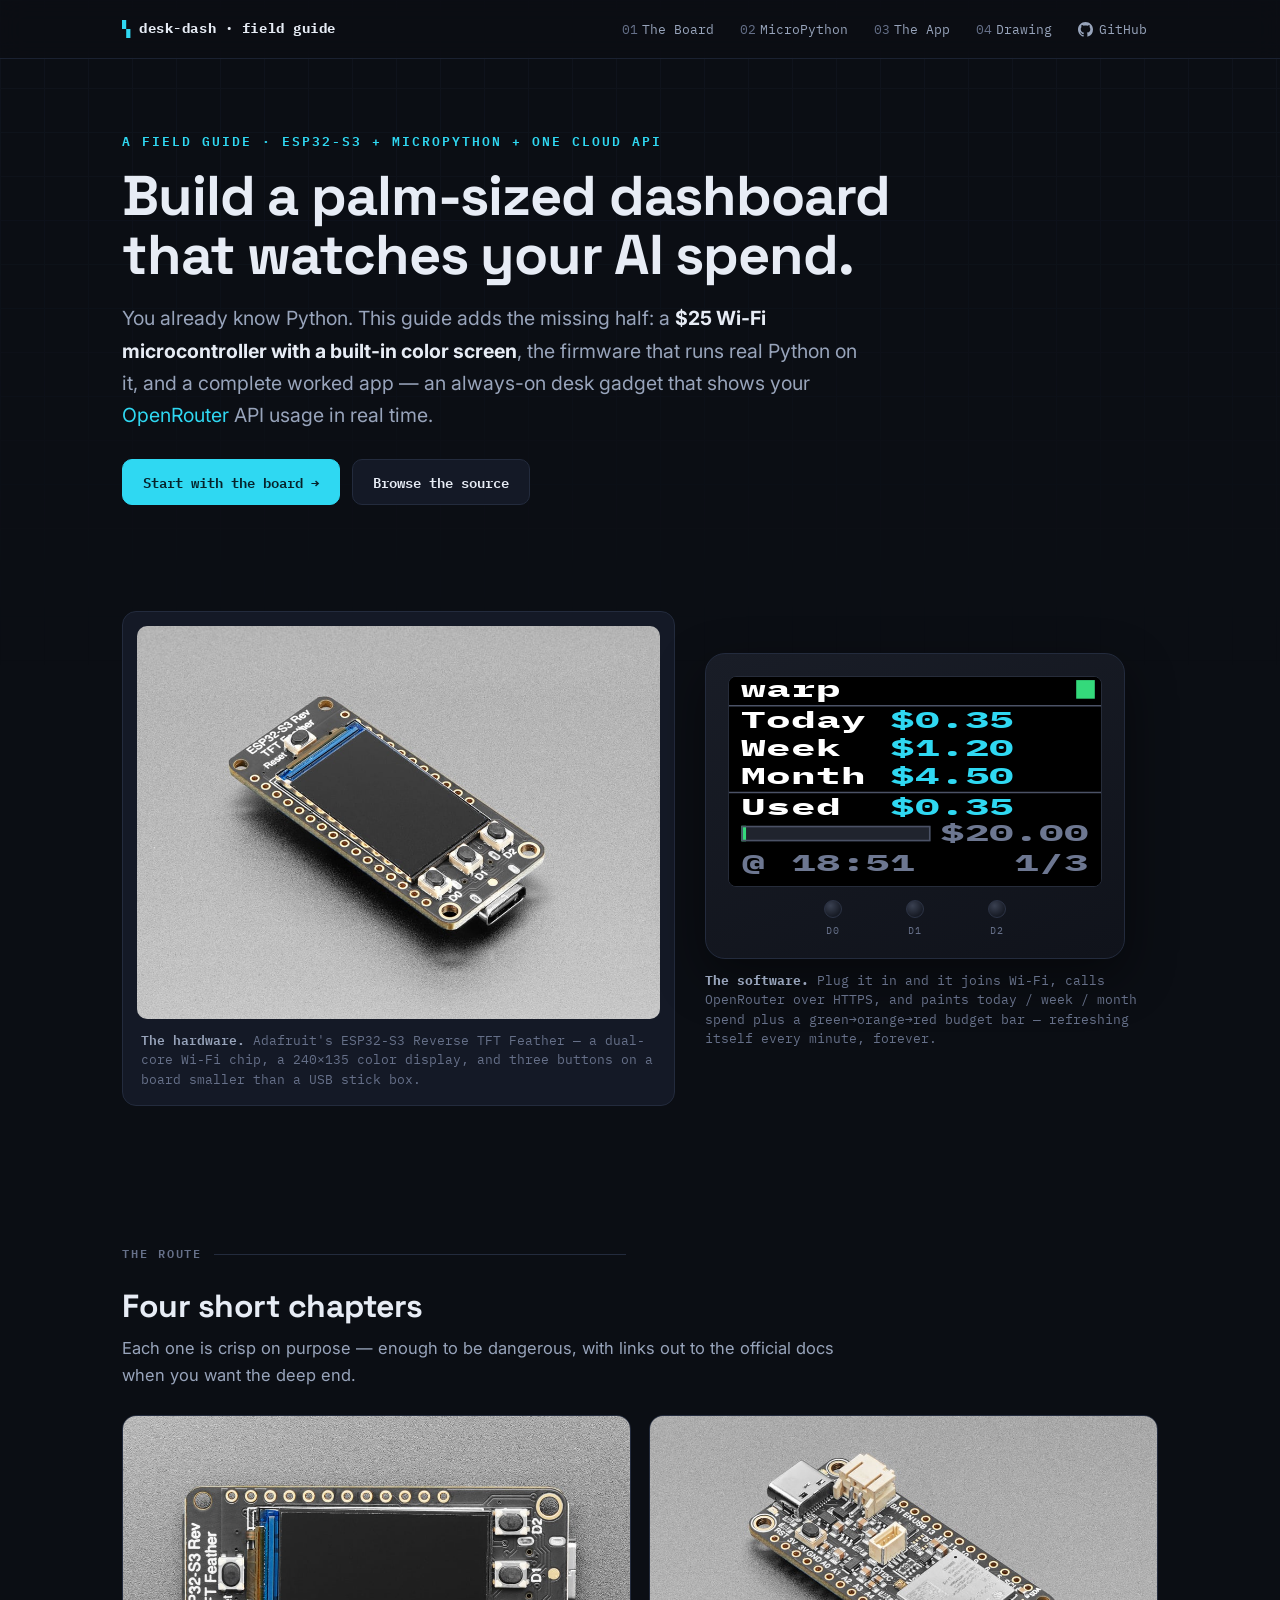
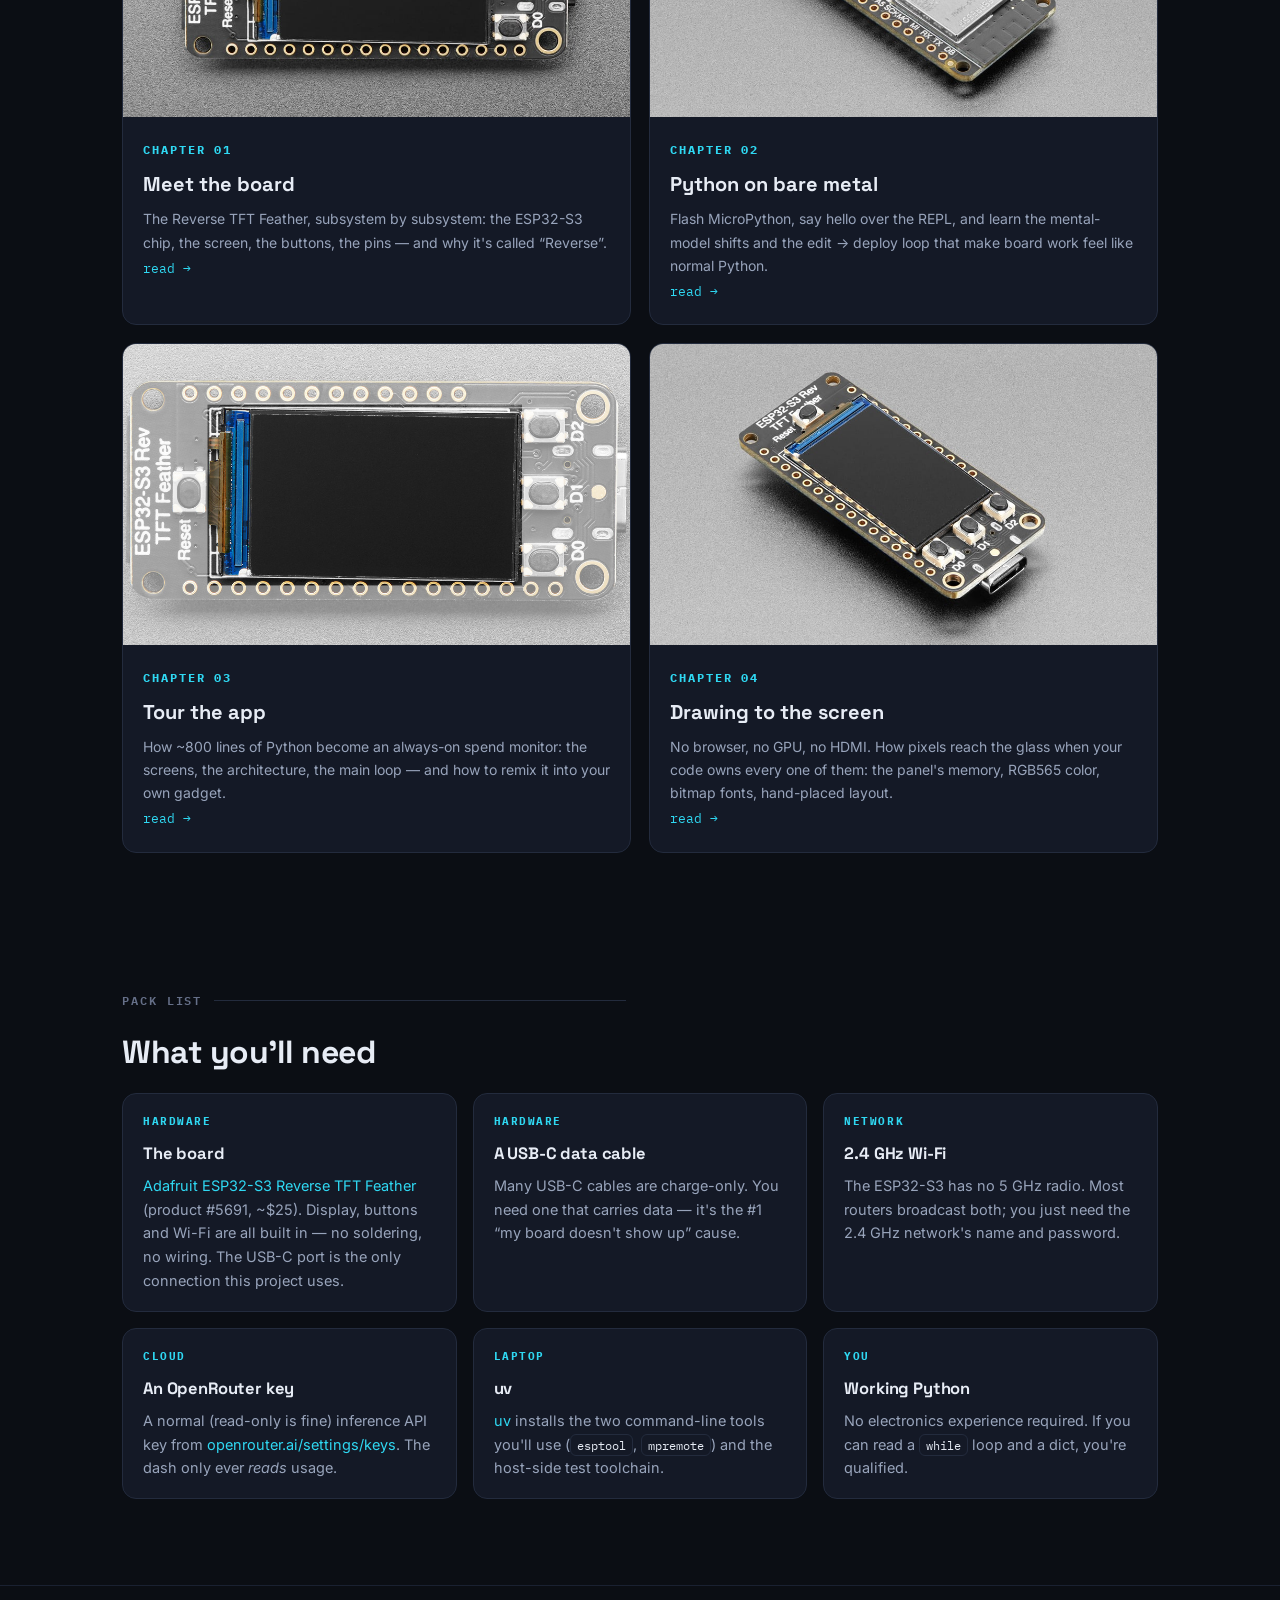
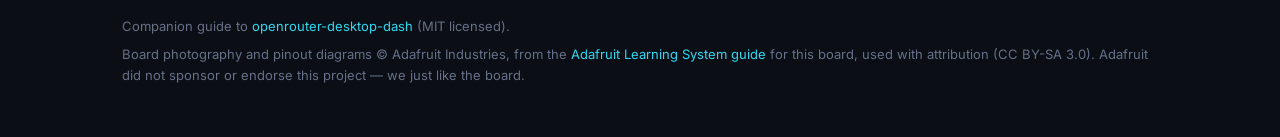
<file: docs/index.html>
<!DOCTYPE html>
<html lang="en">
<head>
<meta charset="utf-8">
<meta name="viewport" content="width=device-width, initial-scale=1">
<title>Desk Dash — a field guide to the ESP32-S3 Reverse TFT Feather</title>
<meta name="description" content="A visual field guide for programmers who are new to microcontrollers: the Adafruit ESP32-S3 Reverse TFT Feather, MicroPython, and a tiny always-on OpenRouter spend dashboard.">
<link rel="icon" href="data:image/svg+xml,%3Csvg xmlns='http://www.w3.org/2000/svg' viewBox='0 0 16 16'%3E%3Crect width='16' height='16' rx='3' fill='%230b0e14'/%3E%3Crect x='2' y='3' width='12' height='8' rx='1' fill='%232fd8f2'/%3E%3Ccircle cx='5' cy='13.5' r='1' fill='%23667089'/%3E%3Ccircle cx='8' cy='13.5' r='1' fill='%23667089'/%3E%3Ccircle cx='11' cy='13.5' r='1' fill='%23667089'/%3E%3C/svg%3E">
<link rel="preconnect" href="https://fonts.googleapis.com">
<link rel="preconnect" href="https://fonts.gstatic.com" crossorigin>
<link href="https://fonts.googleapis.com/css2?family=IBM+Plex+Mono:wght@400;600;700&family=Inter:wght@400;500;600;700&family=Space+Grotesk:wght@500;600;700&display=swap" rel="stylesheet">
<link rel="stylesheet" href="assets/style.css">
</head>
<body>

<nav class="nav">
  <div class="wrap">
    <a class="nav-logo" href="index.html"><span class="tick">▚</span> desk-dash<span class="logo-sub"> · field guide</span></a>
    <div class="nav-links">
      <a href="board.html"><span class="n">01</span><span class="label">The Board</span></a>
      <a href="micropython.html"><span class="n">02</span><span class="label">MicroPython</span></a>
      <a href="app.html"><span class="n">03</span><span class="label">The App</span></a>
      <a href="drawing.html"><span class="n">04</span><span class="label">Drawing</span></a>
      <a class="nav-gh" href="https://github.com/AlteredCraft/openrouter-desktop-dash" title="Source on GitHub">
        <svg viewBox="0 0 16 16" aria-hidden="true"><path d="M8 0C3.58 0 0 3.58 0 8c0 3.54 2.29 6.53 5.47 7.59.4.07.55-.17.55-.38 0-.19-.01-.82-.01-1.49-2.01.37-2.53-.49-2.69-.94-.09-.23-.48-.94-.82-1.13-.28-.15-.68-.52-.01-.53.63-.01 1.08.58 1.23.82.72 1.21 1.87.87 2.33.66.07-.52.28-.87.51-1.07-1.78-.2-3.64-.89-3.64-3.95 0-.87.31-1.59.82-2.15-.08-.2-.36-1.02.08-2.12 0 0 .67-.21 2.2.82.64-.18 1.32-.27 2-.27s1.36.09 2 .27c1.53-1.04 2.2-.82 2.2-.82.44 1.1.16 1.92.08 2.12.51.56.82 1.27.82 2.15 0 3.07-1.87 3.75-3.65 3.95.29.25.54.73.54 1.48 0 1.07-.01 1.93-.01 2.2 0 .21.15.46.55.38A8.01 8.01 0 0 0 16 8c0-4.42-3.58-8-8-8z"/></svg>
        <span class="label">GitHub</span>
      </a>
    </div>
  </div>
</nav>

<header class="hero">
  <div class="wrap">
    <p class="kicker">A field guide · ESP32-S3 + MicroPython + one cloud API</p>
    <h1>Build a palm-sized dashboard<br>that watches your AI spend.</h1>
    <p class="lede">You already know Python. This guide adds the missing half: a <b>$25 Wi-Fi
    microcontroller with a built-in color screen</b>, the firmware that runs real Python on it,
    and a complete worked app — an always-on desk gadget that shows your
    <a href="https://openrouter.ai">OpenRouter</a> API usage in real time.</p>
    <div class="cta-row">
      <a class="btn primary" href="board.html">Start with the board →</a>
      <a class="btn" href="https://github.com/AlteredCraft/openrouter-desktop-dash">Browse the source</a>
    </div>
  </div>
</header>

<main class="wrap">

  <section>
    <div class="split">
      <figure class="panel" style="margin:0">
        <img src="assets/img/board-display-angle.jpg" alt="The Adafruit ESP32-S3 Reverse TFT Feather: a small black circuit board with a color display and three buttons labeled D0, D1 and D2" width="970" height="728">
        <figcaption><b>The hardware.</b> Adafruit's ESP32-S3 Reverse TFT Feather — a dual-core
        Wi-Fi chip, a 240×135 color display, and three buttons on a board smaller than a
        USB stick box.</figcaption>
      </figure>
      <div>
        <div class="device small">
          <div class="screen">
            <svg viewBox="0 0 240 135" role="img" aria-label="The dashboard screen: Today, Week and Month spend rows, plus a budget bar">
              <rect width="240" height="135" fill="#000"/>
              <text class="tft-t" x="8" y="13" textLength="64" lengthAdjust="spacingAndGlyphs">warp</text>
              <rect x="224" y="2" width="12" height="12" fill="#34d97b"/>
              <line x1="0" y1="18.5" x2="240" y2="18.5" stroke="#4b5266"/>
              <text class="tft-t" x="8" y="33" textLength="80" lengthAdjust="spacingAndGlyphs">Today</text>
              <text class="tft-t cyan" x="104" y="33" textLength="80" lengthAdjust="spacingAndGlyphs">$0.35</text>
              <text class="tft-t" x="8" y="51" textLength="64" lengthAdjust="spacingAndGlyphs">Week</text>
              <text class="tft-t cyan" x="104" y="51" textLength="80" lengthAdjust="spacingAndGlyphs">$1.20</text>
              <text class="tft-t" x="8" y="69" textLength="80" lengthAdjust="spacingAndGlyphs">Month</text>
              <text class="tft-t cyan" x="104" y="69" textLength="80" lengthAdjust="spacingAndGlyphs">$4.50</text>
              <line x1="0" y1="74.5" x2="240" y2="74.5" stroke="#4b5266"/>
              <text class="tft-t" x="8" y="89" textLength="64" lengthAdjust="spacingAndGlyphs">Used</text>
              <text class="tft-t cyan" x="104" y="89" textLength="80" lengthAdjust="spacingAndGlyphs">$0.35</text>
              <rect x="8" y="96" width="122" height="10" fill="#20242e"/>
              <rect x="8" y="96" width="3" height="10" fill="#34d97b"/>
              <rect x="8.5" y="96.5" width="121" height="9" fill="none" stroke="#4b5266"/>
              <text class="tft-t dim" x="136" y="106" textLength="96" lengthAdjust="spacingAndGlyphs">$20.00</text>
              <text class="tft-t dim" x="8" y="125" textLength="112" lengthAdjust="spacingAndGlyphs">@ 18:51</text>
              <text class="tft-t dim" x="184" y="125" textLength="48" lengthAdjust="spacingAndGlyphs">1/3</text>
            </svg>
          </div>
          <div class="btn-row"><span>D0</span><span>D1</span><span>D2</span></div>
        </div>
        <p class="device-caption"><b>The software.</b> Plug it in and it joins Wi-Fi, calls
        OpenRouter over HTTPS, and paints today / week / month spend plus a
        green→orange→red budget bar — refreshing itself every minute, forever.</p>
      </div>
    </div>
  </section>

  <section>
    <p class="section-kicker">The route</p>
    <h2>Four short chapters</h2>
    <p class="mute">Each one is crisp on purpose — enough to be dangerous, with links out to the
    official docs when you want the deep end.</p>

    <div class="chapters">
      <a class="chapter-card" href="board.html">
        <img src="assets/img/board-display-flat.jpg" alt="Top-down view of the display side of the Feather board" loading="lazy">
        <div class="body">
          <span class="num">CHAPTER 01</span>
          <h3>Meet the board</h3>
          <p>The Reverse TFT Feather, subsystem by subsystem: the ESP32-S3 chip, the screen,
          the buttons, the pins — and why it's called “Reverse”.</p>
          <span class="go">read →</span>
        </div>
      </a>
      <a class="chapter-card" href="micropython.html">
        <img src="assets/img/board-components.jpg" alt="Component side of the board showing the ESP32-S3 module and USB-C port" loading="lazy">
        <div class="body">
          <span class="num">CHAPTER 02</span>
          <h3>Python on bare metal</h3>
          <p>Flash MicroPython, say hello over the REPL, and learn the mental-model shifts
          and the edit → deploy loop that make board work feel like normal Python.</p>
          <span class="go">read →</span>
        </div>
      </a>
      <a class="chapter-card" href="app.html">
        <img src="assets/img/closeup-tft.jpg" alt="Close-up of the 1.14 inch TFT display" loading="lazy">
        <div class="body">
          <span class="num">CHAPTER 03</span>
          <h3>Tour the app</h3>
          <p>How ~800 lines of Python become an always-on spend monitor: the screens, the
          architecture, the main loop — and how to remix it into your own gadget.</p>
          <span class="go">read →</span>
        </div>
      </a>
      <a class="chapter-card" href="drawing.html">
        <img src="assets/img/board-display-angle.jpg" alt="The board at an angle, its color display lit" loading="lazy">
        <div class="body">
          <span class="num">CHAPTER 04</span>
          <h3>Drawing to the screen</h3>
          <p>No browser, no GPU, no HDMI. How pixels reach the glass when your code owns every
          one of them: the panel's memory, RGB565 color, bitmap fonts, hand-placed layout.</p>
          <span class="go">read →</span>
        </div>
      </a>
    </div>
  </section>

  <section>
    <p class="section-kicker">Pack list</p>
    <h2>What you'll need</h2>
    <div class="grid cols-3">
      <div class="card"><span class="ic">Hardware</span><h4>The board</h4>
        <p><a href="https://www.adafruit.com/product/5691">Adafruit ESP32-S3 Reverse TFT Feather</a>
        (product #5691, ~$25). Display, buttons and Wi-Fi are all built in — no soldering, no
        wiring. The USB-C port is the only connection this project uses.</p></div>
      <div class="card"><span class="ic">Hardware</span><h4>A USB-C data cable</h4>
        <p>Many USB-C cables are charge-only. You need one that carries data — it's the #1
        “my board doesn't show up” cause.</p></div>
      <div class="card"><span class="ic">Network</span><h4>2.4 GHz Wi-Fi</h4>
        <p>The ESP32-S3 has no 5 GHz radio. Most routers broadcast both; you just need the
        2.4 GHz network's name and password.</p></div>
      <div class="card"><span class="ic">Cloud</span><h4>An OpenRouter key</h4>
        <p>A normal (read-only is fine) inference API key from
        <a href="https://openrouter.ai/settings/keys">openrouter.ai/settings/keys</a>.
        The dash only ever <em>reads</em> usage.</p></div>
      <div class="card"><span class="ic">Laptop</span><h4>uv</h4>
        <p><a href="https://docs.astral.sh/uv/">uv</a> installs the two command-line tools you'll
        use (<code>esptool</code>, <code>mpremote</code>) and the host-side test toolchain.</p></div>
      <div class="card"><span class="ic">You</span><h4>Working Python</h4>
        <p>No electronics experience required. If you can read a <code>while</code> loop and a
        dict, you're qualified.</p></div>
    </div>
  </section>

</main>

<footer>
  <div class="wrap">
    <p>Companion guide to <a href="https://github.com/AlteredCraft/openrouter-desktop-dash">openrouter-desktop-dash</a> (MIT licensed).</p>
    <p>Board photography and pinout diagrams © Adafruit Industries, from the
    <a href="https://learn.adafruit.com/esp32-s3-reverse-tft-feather">Adafruit Learning System guide</a>
    for this board, used with attribution (CC BY-SA 3.0). Adafruit did not sponsor or endorse this project — we just like the board.</p>
  </div>
</footer>

</body>
</html>
</file>
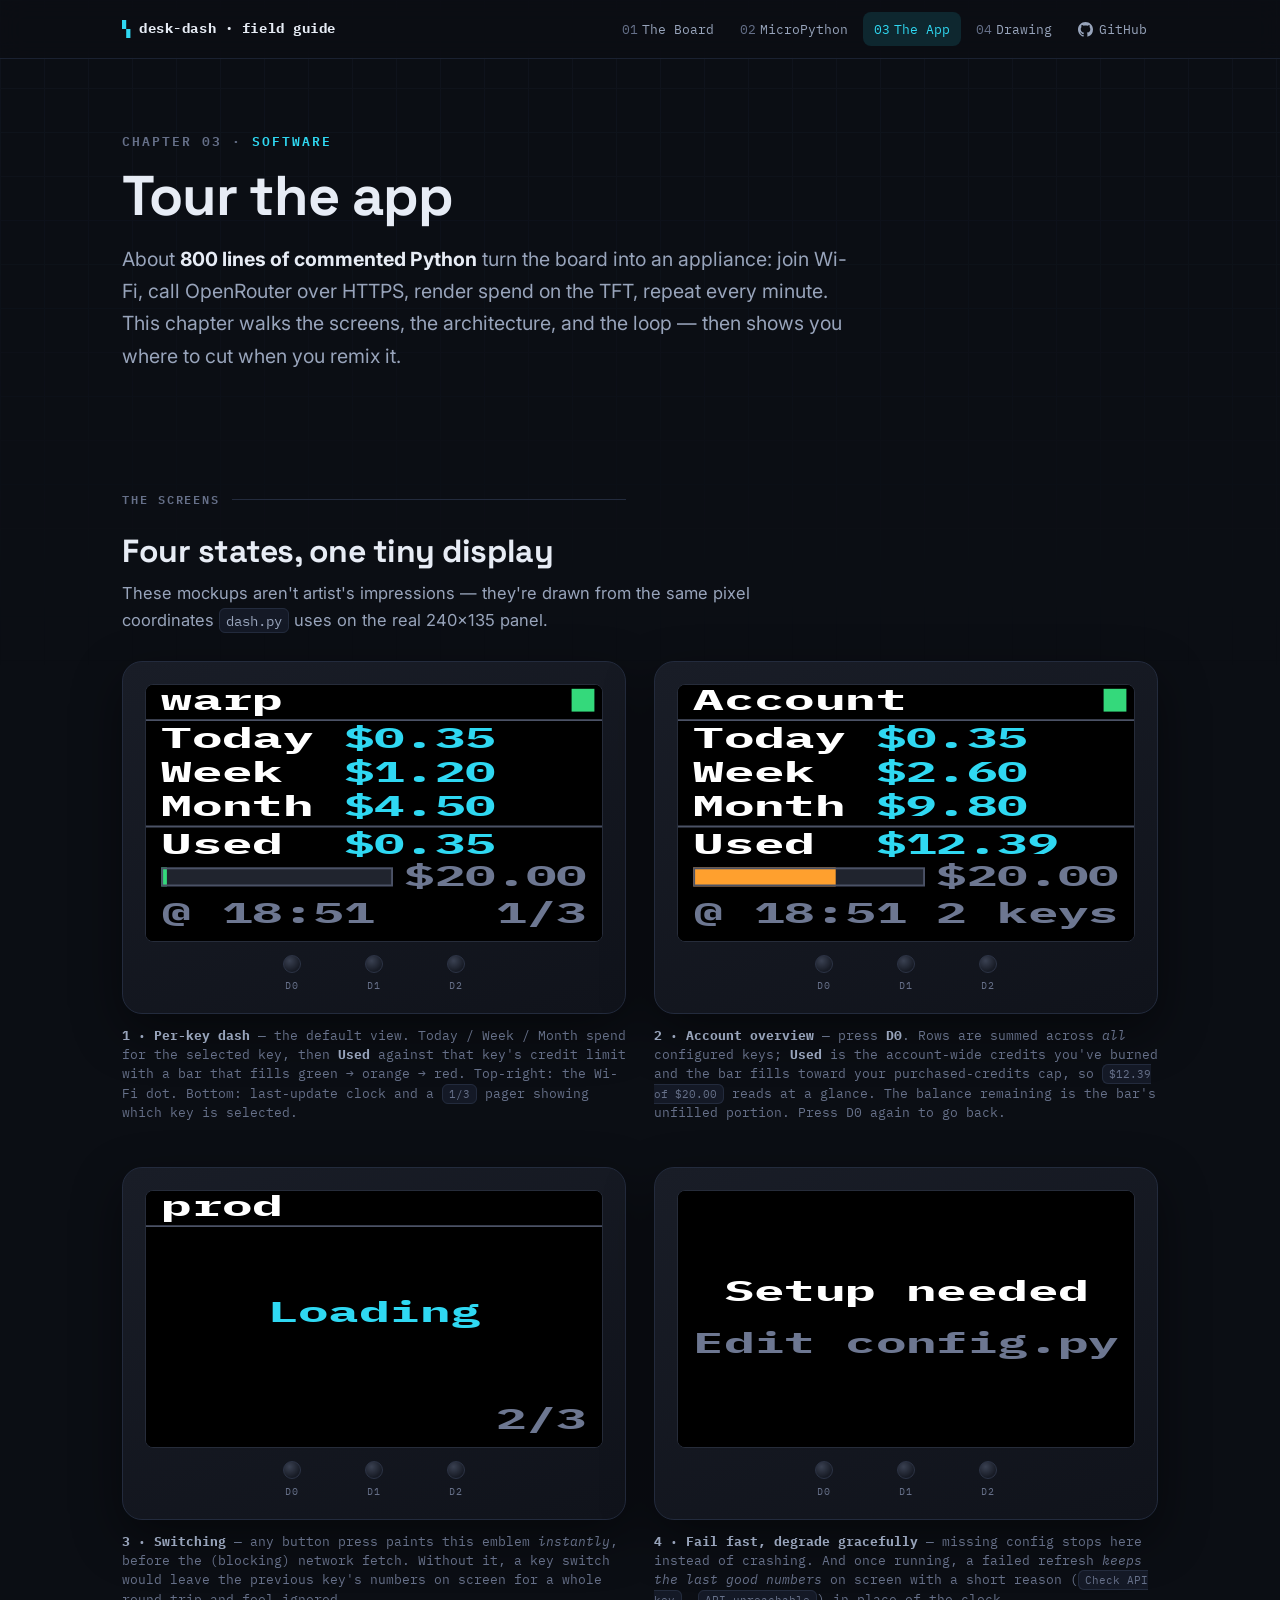
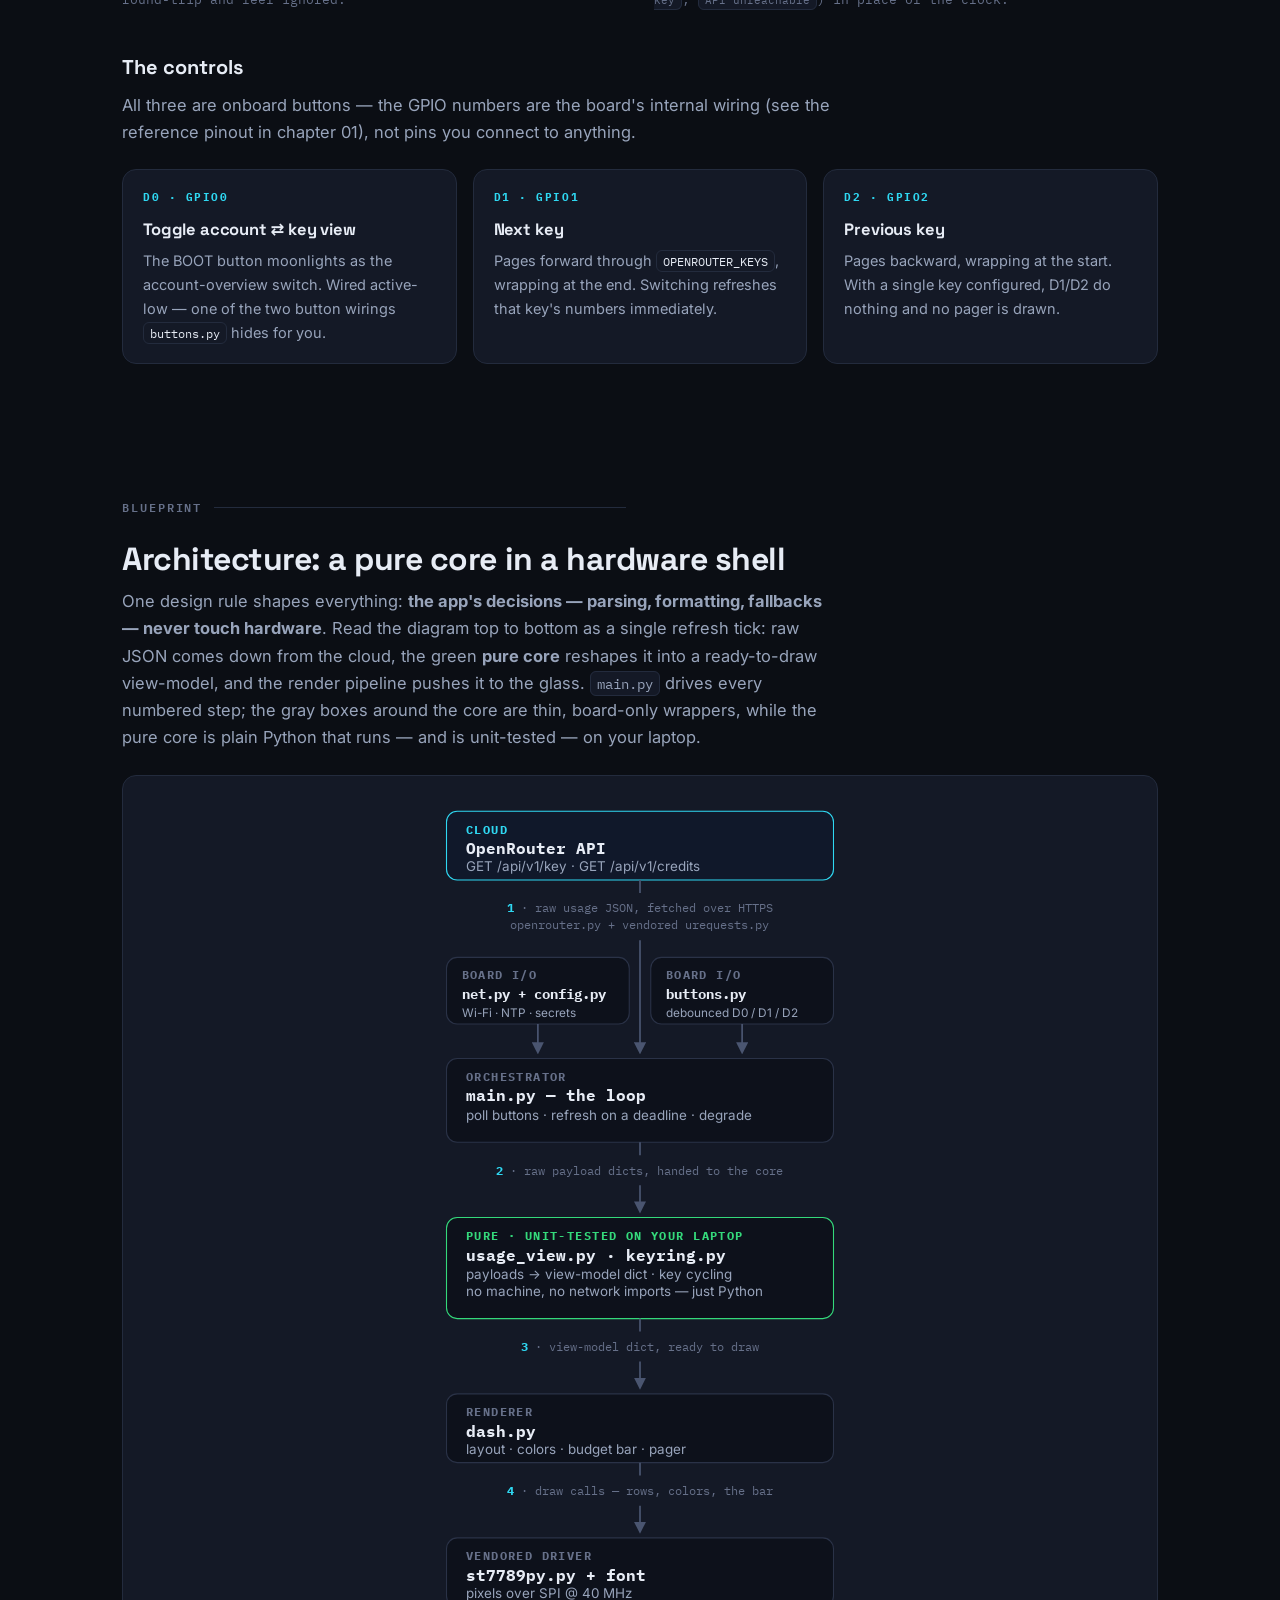
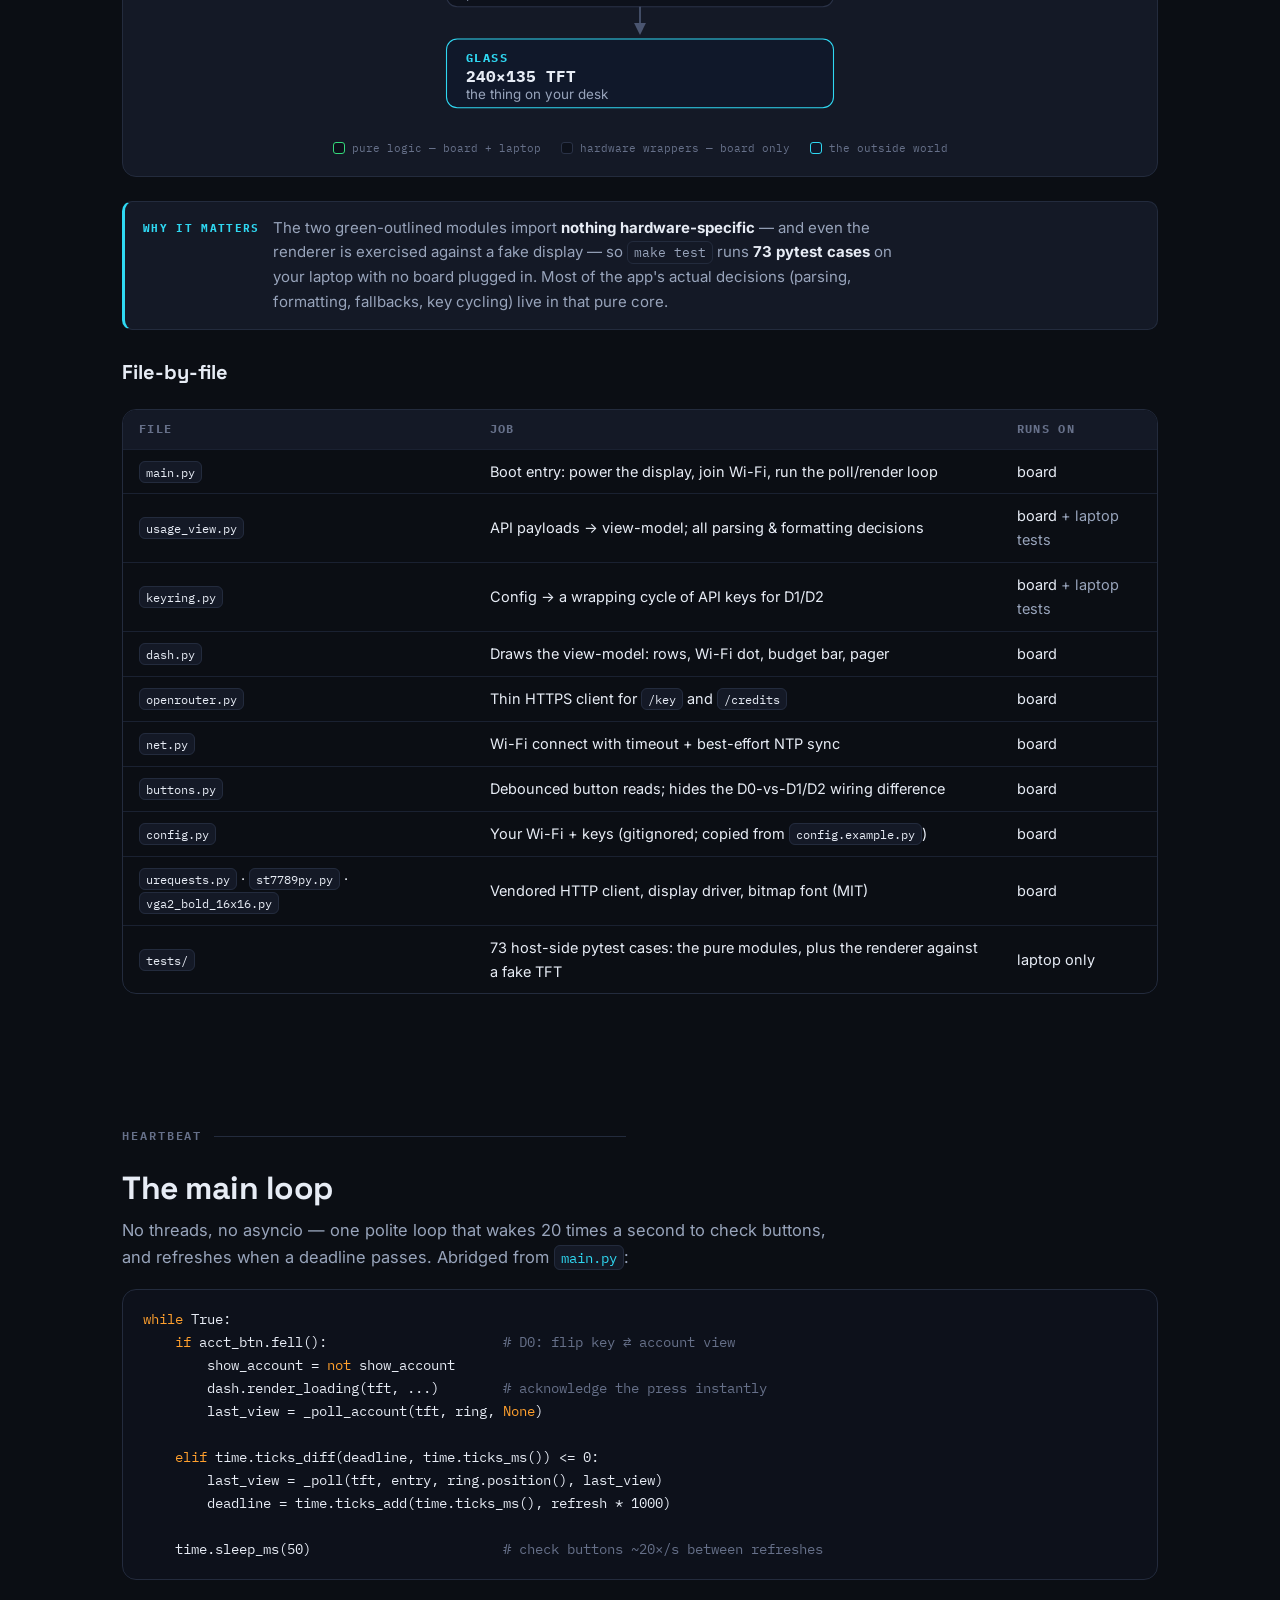
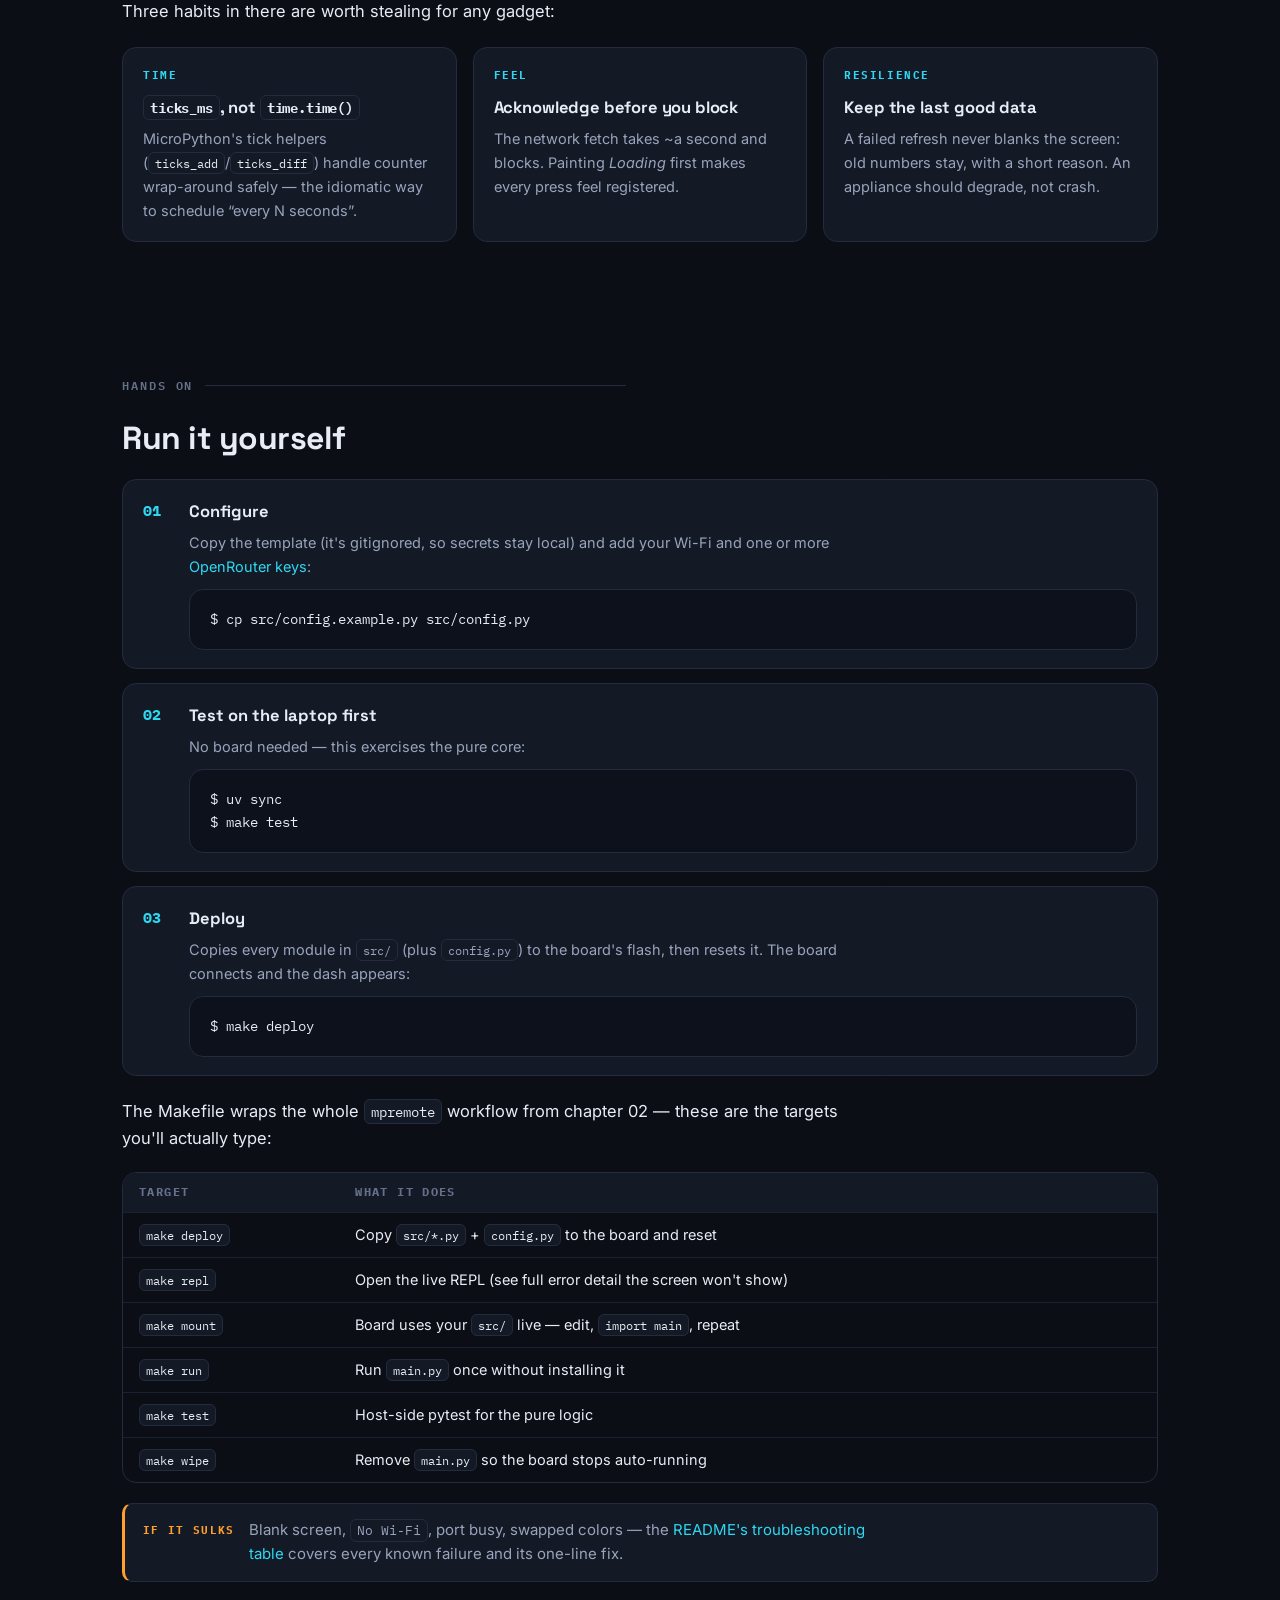
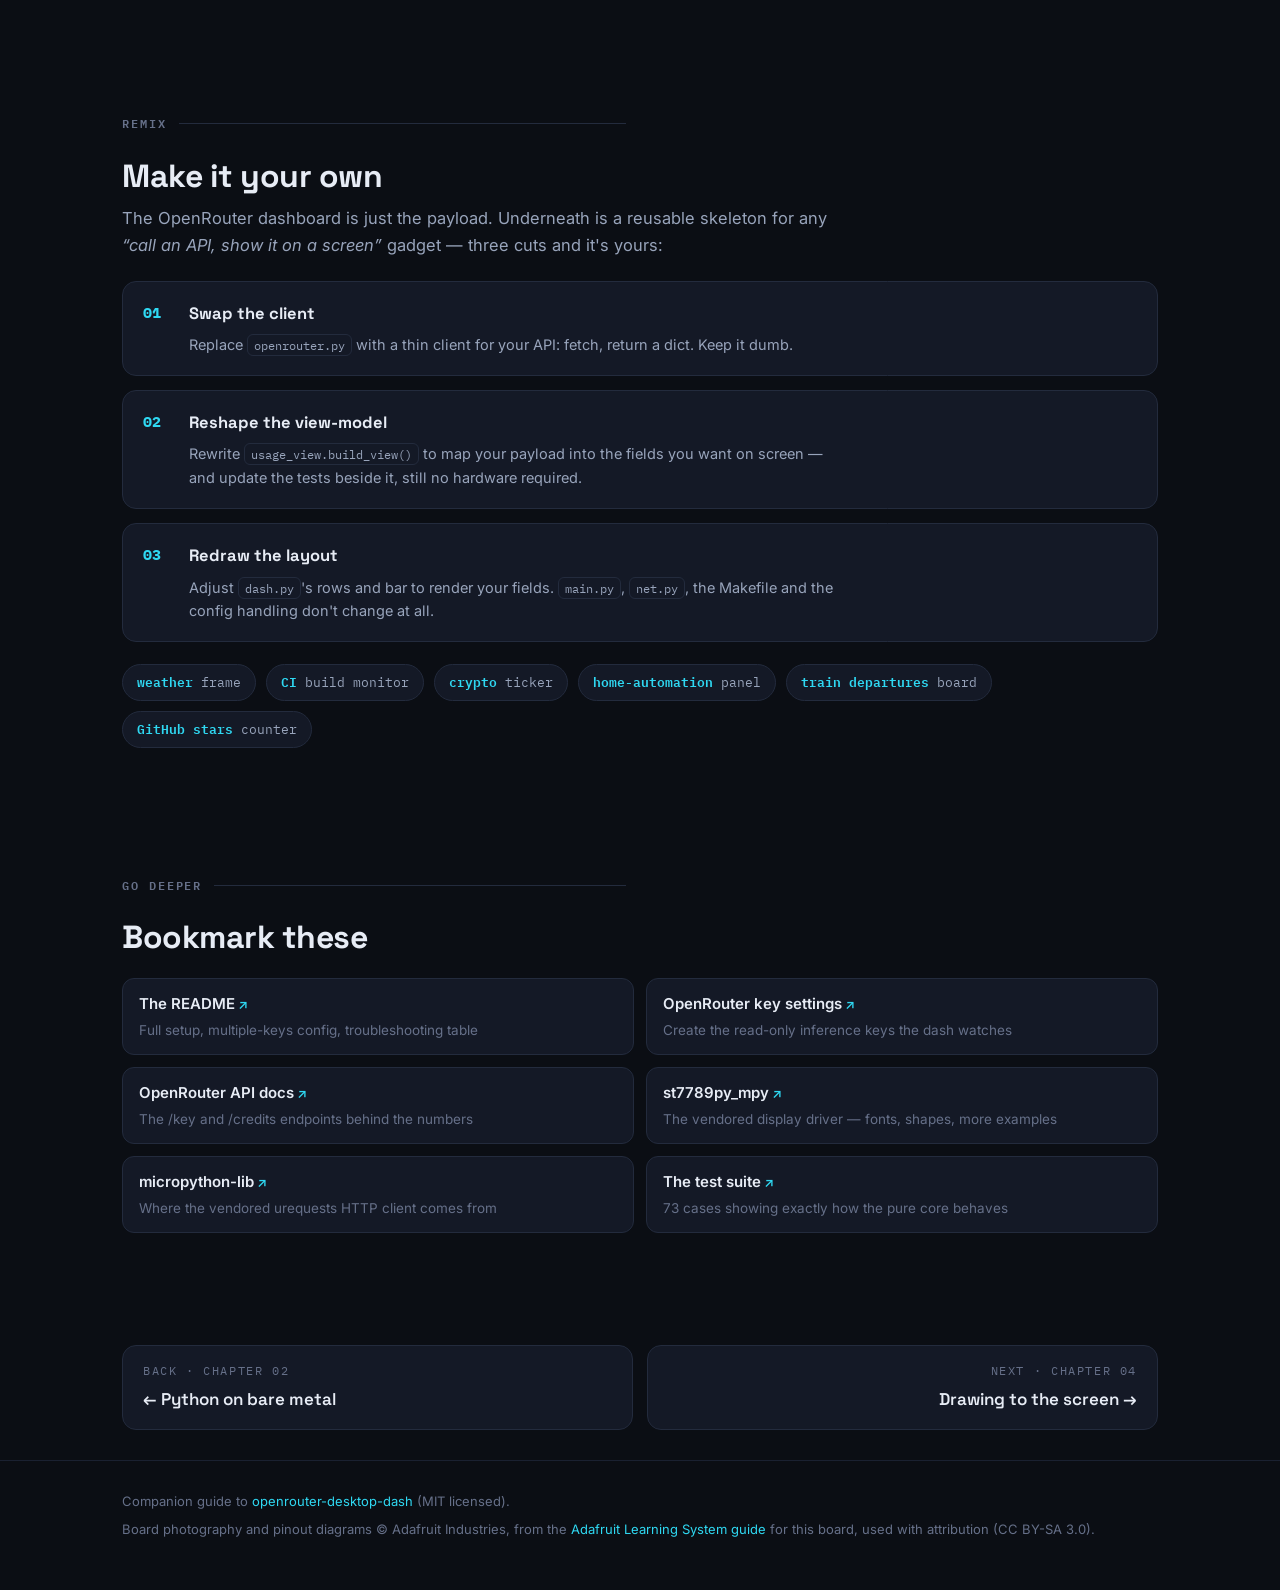
<file: docs/app.html>
<!DOCTYPE html>
<html lang="en">
<head>
<meta charset="utf-8">
<meta name="viewport" content="width=device-width, initial-scale=1">
<title>03 · Tour the app — Desk Dash field guide</title>
<meta name="description" content="A guided tour of the OpenRouter desk dashboard: its screens, buttons, architecture and main loop — and how to remix it into your own always-on gadget.">
<link rel="icon" href="data:image/svg+xml,%3Csvg xmlns='http://www.w3.org/2000/svg' viewBox='0 0 16 16'%3E%3Crect width='16' height='16' rx='3' fill='%230b0e14'/%3E%3Crect x='2' y='3' width='12' height='8' rx='1' fill='%232fd8f2'/%3E%3Ccircle cx='5' cy='13.5' r='1' fill='%23667089'/%3E%3Ccircle cx='8' cy='13.5' r='1' fill='%23667089'/%3E%3Ccircle cx='11' cy='13.5' r='1' fill='%23667089'/%3E%3C/svg%3E">
<link rel="preconnect" href="https://fonts.googleapis.com">
<link rel="preconnect" href="https://fonts.gstatic.com" crossorigin>
<link href="https://fonts.googleapis.com/css2?family=IBM+Plex+Mono:wght@400;600;700&family=Inter:wght@400;500;600;700&family=Space+Grotesk:wght@500;600;700&display=swap" rel="stylesheet">
<link rel="stylesheet" href="assets/style.css">
</head>
<body>

<nav class="nav">
  <div class="wrap">
    <a class="nav-logo" href="index.html"><span class="tick">▚</span> desk-dash<span class="logo-sub"> · field guide</span></a>
    <div class="nav-links">
      <a href="board.html"><span class="n">01</span><span class="label">The Board</span></a>
      <a href="micropython.html"><span class="n">02</span><span class="label">MicroPython</span></a>
      <a class="active" href="app.html"><span class="n">03</span><span class="label">The App</span></a>
      <a href="drawing.html"><span class="n">04</span><span class="label">Drawing</span></a>
      <a class="nav-gh" href="https://github.com/AlteredCraft/openrouter-desktop-dash" title="Source on GitHub">
        <svg viewBox="0 0 16 16" aria-hidden="true"><path d="M8 0C3.58 0 0 3.58 0 8c0 3.54 2.29 6.53 5.47 7.59.4.07.55-.17.55-.38 0-.19-.01-.82-.01-1.49-2.01.37-2.53-.49-2.69-.94-.09-.23-.48-.94-.82-1.13-.28-.15-.68-.52-.01-.53.63-.01 1.08.58 1.23.82.72 1.21 1.87.87 2.33.66.07-.52.28-.87.51-1.07-1.78-.2-3.64-.89-3.64-3.95 0-.87.31-1.59.82-2.15-.08-.2-.36-1.02.08-2.12 0 0 .67-.21 2.2.82.64-.18 1.32-.27 2-.27s1.36.09 2 .27c1.53-1.04 2.2-.82 2.2-.82.44 1.1.16 1.92.08 2.12.51.56.82 1.27.82 2.15 0 3.07-1.87 3.75-3.65 3.95.29.25.54.73.54 1.48 0 1.07-.01 1.93-.01 2.2 0 .21.15.46.55.38A8.01 8.01 0 0 0 16 8c0-4.42-3.58-8-8-8z"/></svg>
        <span class="label">GitHub</span>
      </a>
    </div>
  </div>
</nav>

<header class="hero">
  <div class="wrap">
    <p class="kicker"><span class="chnum">Chapter 03 ·</span> Software</p>
    <h1>Tour the app</h1>
    <p class="lede">About <b>800 lines of commented Python</b> turn the board into an appliance:
    join Wi-Fi, call OpenRouter over HTTPS, render spend on the TFT, repeat every minute.
    This chapter walks the screens, the architecture, and the loop — then shows you where
    to cut when you remix it.</p>
  </div>
</header>

<main class="wrap">

  <section>
    <p class="section-kicker">The screens</p>
    <h2>Four states, one tiny display</h2>
    <p class="mute">These mockups aren't artist's impressions — they're drawn from the same
    pixel coordinates <code>dash.py</code> uses on the real 240×135 panel.</p>

    <div class="device-grid">
      <div>
        <div class="device">
          <div class="screen">
            <svg viewBox="0 0 240 135" role="img" aria-label="Per-key dashboard: Today, Week, Month rows, a Used row with budget bar, update time and key pager">
              <rect width="240" height="135" fill="#000"/>
              <text class="tft-t" x="8" y="13" textLength="64" lengthAdjust="spacingAndGlyphs">warp</text>
              <rect x="224" y="2" width="12" height="12" fill="#34d97b"/>
              <line x1="0" y1="18.5" x2="240" y2="18.5" stroke="#4b5266"/>
              <text class="tft-t" x="8" y="33" textLength="80" lengthAdjust="spacingAndGlyphs">Today</text>
              <text class="tft-t cyan" x="104" y="33" textLength="80" lengthAdjust="spacingAndGlyphs">$0.35</text>
              <text class="tft-t" x="8" y="51" textLength="64" lengthAdjust="spacingAndGlyphs">Week</text>
              <text class="tft-t cyan" x="104" y="51" textLength="80" lengthAdjust="spacingAndGlyphs">$1.20</text>
              <text class="tft-t" x="8" y="69" textLength="80" lengthAdjust="spacingAndGlyphs">Month</text>
              <text class="tft-t cyan" x="104" y="69" textLength="80" lengthAdjust="spacingAndGlyphs">$4.50</text>
              <line x1="0" y1="74.5" x2="240" y2="74.5" stroke="#4b5266"/>
              <text class="tft-t" x="8" y="89" textLength="64" lengthAdjust="spacingAndGlyphs">Used</text>
              <text class="tft-t cyan" x="104" y="89" textLength="80" lengthAdjust="spacingAndGlyphs">$0.35</text>
              <rect x="8" y="96" width="122" height="10" fill="#20242e"/>
              <rect x="8" y="96" width="3" height="10" fill="#34d97b"/>
              <rect x="8.5" y="96.5" width="121" height="9" fill="none" stroke="#4b5266"/>
              <text class="tft-t dim" x="136" y="106" textLength="96" lengthAdjust="spacingAndGlyphs">$20.00</text>
              <text class="tft-t dim" x="8" y="125" textLength="112" lengthAdjust="spacingAndGlyphs">@ 18:51</text>
              <text class="tft-t dim" x="184" y="125" textLength="48" lengthAdjust="spacingAndGlyphs">1/3</text>
            </svg>
          </div>
          <div class="btn-row"><span>D0</span><span>D1</span><span>D2</span></div>
        </div>
        <p class="device-caption"><b>1 · Per-key dash</b> — the default view. Today / Week / Month
        spend for the selected key, then <b>Used</b> against that key's credit limit with a bar
        that fills green → orange → red. Top-right: the Wi-Fi dot. Bottom: last-update clock and
        a <code>1/3</code> pager showing which key is selected.</p>
      </div>

      <div>
        <div class="device">
          <div class="screen">
            <svg viewBox="0 0 240 135" role="img" aria-label="Account overview: usage summed across keys, account-wide credits used and a credit burn bar">
              <rect width="240" height="135" fill="#000"/>
              <text class="tft-t" x="8" y="13" textLength="112" lengthAdjust="spacingAndGlyphs">Account</text>
              <rect x="224" y="2" width="12" height="12" fill="#34d97b"/>
              <line x1="0" y1="18.5" x2="240" y2="18.5" stroke="#4b5266"/>
              <text class="tft-t" x="8" y="33" textLength="80" lengthAdjust="spacingAndGlyphs">Today</text>
              <text class="tft-t cyan" x="104" y="33" textLength="80" lengthAdjust="spacingAndGlyphs">$0.35</text>
              <text class="tft-t" x="8" y="51" textLength="64" lengthAdjust="spacingAndGlyphs">Week</text>
              <text class="tft-t cyan" x="104" y="51" textLength="80" lengthAdjust="spacingAndGlyphs">$2.60</text>
              <text class="tft-t" x="8" y="69" textLength="80" lengthAdjust="spacingAndGlyphs">Month</text>
              <text class="tft-t cyan" x="104" y="69" textLength="80" lengthAdjust="spacingAndGlyphs">$9.80</text>
              <line x1="0" y1="74.5" x2="240" y2="74.5" stroke="#4b5266"/>
              <text class="tft-t" x="8" y="89" textLength="64" lengthAdjust="spacingAndGlyphs">Used</text>
              <text class="tft-t cyan" x="104" y="89" textLength="96" lengthAdjust="spacingAndGlyphs">$12.39</text>
              <rect x="8" y="96" width="122" height="10" fill="#20242e"/>
              <rect x="8" y="96" width="75" height="10" fill="#ffa02e"/>
              <rect x="8.5" y="96.5" width="121" height="9" fill="none" stroke="#4b5266"/>
              <text class="tft-t dim" x="136" y="106" textLength="96" lengthAdjust="spacingAndGlyphs">$20.00</text>
              <text class="tft-t dim" x="8" y="125" textLength="112" lengthAdjust="spacingAndGlyphs">@ 18:51</text>
              <text class="tft-t dim" x="136" y="125" textLength="96" lengthAdjust="spacingAndGlyphs">2 keys</text>
            </svg>
          </div>
          <div class="btn-row"><span>D0</span><span>D1</span><span>D2</span></div>
        </div>
        <p class="device-caption"><b>2 · Account overview</b> — press <b>D0</b>. Rows are summed
        across <em>all</em> configured keys; <b>Used</b> is the account-wide credits you've burned
        and the bar fills toward your purchased-credits cap, so <code>$12.39 of $20.00</code> reads
        at a glance. The balance remaining is the bar's unfilled portion. Press D0 again to go back.</p>
      </div>

      <div>
        <div class="device">
          <div class="screen">
            <svg viewBox="0 0 240 135" role="img" aria-label="Loading screen shown instantly when switching keys or views">
              <rect width="240" height="135" fill="#000"/>
              <text class="tft-t" x="8" y="13" textLength="64" lengthAdjust="spacingAndGlyphs">prod</text>
              <line x1="0" y1="18.5" x2="240" y2="18.5" stroke="#4b5266"/>
              <text class="tft-t cyan" x="64" y="69" textLength="112" lengthAdjust="spacingAndGlyphs">Loading</text>
              <text class="tft-t dim" x="184" y="125" textLength="48" lengthAdjust="spacingAndGlyphs">2/3</text>
            </svg>
          </div>
          <div class="btn-row"><span>D0</span><span>D1</span><span>D2</span></div>
        </div>
        <p class="device-caption"><b>3 · Switching</b> — any button press paints this emblem
        <em>instantly</em>, before the (blocking) network fetch. Without it, a key switch would
        leave the previous key's numbers on screen for a whole round-trip and feel ignored.</p>
      </div>

      <div>
        <div class="device">
          <div class="screen">
            <svg viewBox="0 0 240 135" role="img" aria-label="Setup needed screen shown when config.py is missing or incomplete">
              <rect width="240" height="135" fill="#000"/>
              <text class="tft-t" x="24" y="58" textLength="192" lengthAdjust="spacingAndGlyphs">Setup needed</text>
              <text class="tft-t dim" x="8" y="85" textLength="224" lengthAdjust="spacingAndGlyphs">Edit config.py</text>
            </svg>
          </div>
          <div class="btn-row"><span>D0</span><span>D1</span><span>D2</span></div>
        </div>
        <p class="device-caption"><b>4 · Fail fast, degrade gracefully</b> — missing config stops
        here instead of crashing. And once running, a failed refresh <em>keeps the last good
        numbers</em> on screen with a short reason (<code>Check API key</code>,
        <code>API unreachable</code>) in place of the clock.</p>
      </div>
    </div>

    <h3>The controls</h3>
    <p class="mute">All three are onboard buttons — the GPIO numbers are the board's internal
    wiring (see the reference pinout in chapter 01), not pins you connect to anything.</p>
    <div class="grid cols-3">
      <div class="card"><span class="ic">D0 · GPIO0</span><h4>Toggle account ⇄ key view</h4>
        <p>The BOOT button moonlights as the account-overview switch. Wired active-low — one of
        the two button wirings <code>buttons.py</code> hides for you.</p></div>
      <div class="card"><span class="ic">D1 · GPIO1</span><h4>Next key</h4>
        <p>Pages forward through <code>OPENROUTER_KEYS</code>, wrapping at the end. Switching
        refreshes that key's numbers immediately.</p></div>
      <div class="card"><span class="ic">D2 · GPIO2</span><h4>Previous key</h4>
        <p>Pages backward, wrapping at the start. With a single key configured, D1/D2 do nothing
        and no pager is drawn.</p></div>
    </div>
  </section>

  <section>
    <p class="section-kicker">Blueprint</p>
    <h2>Architecture: a pure core in a hardware shell</h2>
    <p class="mute">One design rule shapes everything: <b>the app's decisions — parsing, formatting,
    fallbacks — never touch hardware</b>. Read the diagram top to bottom as a single refresh tick:
    raw JSON comes down from the cloud, the green <b>pure core</b> reshapes it into a ready-to-draw
    view-model, and the render pipeline pushes it to the glass. <code>main.py</code> drives every
    numbered step; the gray boxes around the core are thin, board-only wrappers, while the pure
    core is plain Python that runs — and is unit-tested — on your laptop.</p>

    <div class="diagram portrait">
      <svg viewBox="0 0 400 866" role="img" aria-label="One refresh tick, top to bottom: the OpenRouter API answers main.py's HTTPS fetch with raw JSON; net.py, config.py and buttons.py feed the loop from the sides; the pure usage_view.py and keyring.py modules turn payloads into a view-model dict; dash.py draws it through the ST7789 driver onto the TFT">
        <defs>
          <marker id="arr" viewBox="0 0 10 10" refX="8" refY="5" markerWidth="7" markerHeight="7" orient="auto-start-reverse">
            <path d="M0 0 L10 5 L0 10 z" fill="#4a5570"/>
          </marker>
        </defs>

        <rect class="dg-box cloud" x="20" y="16" width="360" height="64" rx="10"/>
        <text class="dg-tag cloud" x="38" y="37">CLOUD</text>
        <text class="dg-title" x="38" y="56">OpenRouter API</text>
        <text class="dg-sub" x="38" y="72">GET /api/v1/key · GET /api/v1/credits</text>

        <line class="dg-line" x1="200" y1="80" x2="200" y2="92"/>
        <text class="dg-alabel" x="200" y="110" text-anchor="middle"><tspan class="dg-n">1</tspan> · raw usage JSON, fetched over HTTPS</text>
        <text class="dg-alabel" x="200" y="126" text-anchor="middle">openrouter.py + vendored urequests.py</text>
        <line class="dg-arrow" x1="200" y1="136" x2="200" y2="240"/>

        <rect class="dg-box hw" x="20" y="152" width="170" height="62" rx="10"/>
        <text class="dg-tag hw" x="34" y="172">BOARD I/O</text>
        <text class="dg-title sm" x="34" y="191">net.py + config.py</text>
        <text class="dg-sub sm" x="34" y="207">Wi-Fi · NTP · secrets</text>
        <line class="dg-arrow" x1="105" y1="214" x2="105" y2="240"/>

        <rect class="dg-box hw" x="210" y="152" width="170" height="62" rx="10"/>
        <text class="dg-tag hw" x="224" y="172">BOARD I/O</text>
        <text class="dg-title sm" x="224" y="191">buttons.py</text>
        <text class="dg-sub sm" x="224" y="207">debounced D0 / D1 / D2</text>
        <line class="dg-arrow" x1="295" y1="214" x2="295" y2="240"/>

        <rect class="dg-box" x="20" y="246" width="360" height="78" rx="10"/>
        <text class="dg-tag hw" x="38" y="267">ORCHESTRATOR</text>
        <text class="dg-title" x="38" y="286">main.py — the loop</text>
        <text class="dg-sub" x="38" y="303">poll buttons · refresh on a deadline · degrade</text>

        <line class="dg-line" x1="200" y1="324" x2="200" y2="336"/>
        <text class="dg-alabel" x="200" y="354" text-anchor="middle"><tspan class="dg-n">2</tspan> · raw payload dicts, handed to the core</text>
        <line class="dg-arrow" x1="200" y1="364" x2="200" y2="388"/>

        <rect class="dg-box pure" x="20" y="394" width="360" height="94" rx="10"/>
        <text class="dg-tag pure" x="38" y="415">PURE · UNIT-TESTED ON YOUR LAPTOP</text>
        <text class="dg-title" x="38" y="434">usage_view.py · keyring.py</text>
        <text class="dg-sub" x="38" y="451">payloads → view-model dict · key cycling</text>
        <text class="dg-sub" x="38" y="467">no machine, no network imports — just Python</text>

        <line class="dg-line" x1="200" y1="488" x2="200" y2="500"/>
        <text class="dg-alabel" x="200" y="518" text-anchor="middle"><tspan class="dg-n">3</tspan> · view-model dict, ready to draw</text>
        <line class="dg-arrow" x1="200" y1="528" x2="200" y2="552"/>

        <rect class="dg-box hw" x="20" y="558" width="360" height="64" rx="10"/>
        <text class="dg-tag hw" x="38" y="579">RENDERER</text>
        <text class="dg-title" x="38" y="598">dash.py</text>
        <text class="dg-sub" x="38" y="614">layout · colors · budget bar · pager</text>

        <line class="dg-line" x1="200" y1="622" x2="200" y2="634"/>
        <text class="dg-alabel" x="200" y="652" text-anchor="middle"><tspan class="dg-n">4</tspan> · draw calls — rows, colors, the bar</text>
        <line class="dg-arrow" x1="200" y1="662" x2="200" y2="686"/>

        <rect class="dg-box hw" x="20" y="692" width="360" height="64" rx="10"/>
        <text class="dg-tag hw" x="38" y="713">VENDORED DRIVER</text>
        <text class="dg-title" x="38" y="732">st7789py.py + font</text>
        <text class="dg-sub" x="38" y="748">pixels over SPI @ 40 MHz</text>

        <line class="dg-arrow" x1="200" y1="756" x2="200" y2="780"/>

        <rect class="dg-box cloud" x="20" y="786" width="360" height="64" rx="10"/>
        <text class="dg-tag cloud" x="38" y="807">GLASS</text>
        <text class="dg-title" x="38" y="826">240×135 TFT</text>
        <text class="dg-sub" x="38" y="842">the thing on your desk</text>
      </svg>
      <div class="dg-legend">
        <span class="pure">pure logic — board + laptop</span>
        <span>hardware wrappers — board only</span>
        <span class="cloud">the outside world</span>
      </div>
    </div>

    <div class="callout">
      <span class="sign">Why it matters</span>
      <p>The two green-outlined modules import <b>nothing hardware-specific</b> — and even the
      renderer is exercised against a fake display — so <code>make test</code> runs
      <b>73 pytest cases</b> on your laptop with no board plugged in. Most of the app's actual
      decisions (parsing, formatting, fallbacks, key cycling) live in that pure core.</p>
    </div>

    <h3>File-by-file</h3>
    <div class="table-scroll">
      <table>
        <thead><tr><th>File</th><th>Job</th><th>Runs on</th></tr></thead>
        <tbody>
          <tr><td><code>main.py</code></td><td>Boot entry: power the display, join Wi-Fi, run the poll/render loop</td><td>board</td></tr>
          <tr><td><code>usage_view.py</code></td><td>API payloads → view-model; all parsing &amp; formatting decisions</td><td>board <span class="mute">+ laptop tests</span></td></tr>
          <tr><td><code>keyring.py</code></td><td>Config → a wrapping cycle of API keys for D1/D2</td><td>board <span class="mute">+ laptop tests</span></td></tr>
          <tr><td><code>dash.py</code></td><td>Draws the view-model: rows, Wi-Fi dot, budget bar, pager</td><td>board</td></tr>
          <tr><td><code>openrouter.py</code></td><td>Thin HTTPS client for <code>/key</code> and <code>/credits</code></td><td>board</td></tr>
          <tr><td><code>net.py</code></td><td>Wi-Fi connect with timeout + best-effort NTP sync</td><td>board</td></tr>
          <tr><td><code>buttons.py</code></td><td>Debounced button reads; hides the D0-vs-D1/D2 wiring difference</td><td>board</td></tr>
          <tr><td><code>config.py</code></td><td>Your Wi-Fi + keys (gitignored; copied from <code>config.example.py</code>)</td><td>board</td></tr>
          <tr><td><code>urequests.py</code> · <code>st7789py.py</code> · <code>vga2_bold_16x16.py</code></td><td>Vendored HTTP client, display driver, bitmap font (MIT)</td><td>board</td></tr>
          <tr><td><code>tests/</code></td><td>73 host-side pytest cases: the pure modules, plus the renderer against a fake TFT</td><td>laptop only</td></tr>
        </tbody>
      </table>
    </div>
  </section>

  <section>
    <p class="section-kicker">Heartbeat</p>
    <h2>The main loop</h2>
    <p class="mute">No threads, no asyncio — one polite loop that wakes 20 times a second to check
    buttons, and refreshes when a deadline passes. Abridged from
    <a href="https://github.com/AlteredCraft/openrouter-desktop-dash/blob/main/src/main.py"><code>main.py</code></a>:</p>

<pre><code><span class="k">while</span> True:
    <span class="k">if</span> acct_btn.fell():                      <span class="c"># D0: flip key ⇄ account view</span>
        show_account = <span class="k">not</span> show_account
        dash.render_loading(tft, ...)        <span class="c"># acknowledge the press instantly</span>
        last_view = _poll_account(tft, ring, <span class="k">None</span>)

    <span class="k">elif</span> time.ticks_diff(deadline, time.ticks_ms()) &lt;= 0:
        last_view = _poll(tft, entry, ring.position(), last_view)
        deadline = time.ticks_add(time.ticks_ms(), refresh * 1000)

    time.sleep_ms(50)                        <span class="c"># check buttons ~20×/s between refreshes</span></code></pre>

    <p>Three habits in there are worth stealing for any gadget:</p>
    <div class="grid cols-3">
      <div class="card"><span class="ic">Time</span><h4><code>ticks_ms</code>, not <code>time.time()</code></h4>
        <p>MicroPython's tick helpers (<code>ticks_add</code>/<code>ticks_diff</code>) handle
        counter wrap-around safely — the idiomatic way to schedule “every N seconds”.</p></div>
      <div class="card"><span class="ic">Feel</span><h4>Acknowledge before you block</h4>
        <p>The network fetch takes ~a second and blocks. Painting <em>Loading</em> first makes
        every press feel registered.</p></div>
      <div class="card"><span class="ic">Resilience</span><h4>Keep the last good data</h4>
        <p>A failed refresh never blanks the screen: old numbers stay, with a short reason. An
        appliance should degrade, not crash.</p></div>
    </div>
  </section>

  <section>
    <p class="section-kicker">Hands on</p>
    <h2>Run it yourself</h2>
    <div class="steps">
      <div class="step">
        <h4>Configure</h4>
        <p>Copy the template (it's gitignored, so secrets stay local) and add your Wi-Fi and one
        or more <a href="https://openrouter.ai/settings/keys">OpenRouter keys</a>:</p>
<pre><code>$ cp src/config.example.py src/config.py</code></pre>
      </div>
      <div class="step">
        <h4>Test on the laptop first</h4>
        <p>No board needed — this exercises the pure core:</p>
<pre><code>$ uv sync
$ make test</code></pre>
      </div>
      <div class="step">
        <h4>Deploy</h4>
        <p>Copies every module in <code>src/</code> (plus <code>config.py</code>) to the board's
        flash, then resets it. The board connects and the dash appears:</p>
<pre><code>$ make deploy</code></pre>
      </div>
    </div>

    <p>The Makefile wraps the whole <code>mpremote</code> workflow from chapter 02 — these are the
    targets you'll actually type:</p>
    <div class="table-scroll">
      <table>
        <thead><tr><th>Target</th><th>What it does</th></tr></thead>
        <tbody>
          <tr><td><code>make deploy</code></td><td>Copy <code>src/*.py</code> + <code>config.py</code> to the board and reset</td></tr>
          <tr><td><code>make repl</code></td><td>Open the live REPL (see full error detail the screen won't show)</td></tr>
          <tr><td><code>make mount</code></td><td>Board uses your <code>src/</code> live — edit, <code>import main</code>, repeat</td></tr>
          <tr><td><code>make run</code></td><td>Run <code>main.py</code> once without installing it</td></tr>
          <tr><td><code>make test</code></td><td>Host-side pytest for the pure logic</td></tr>
          <tr><td><code>make wipe</code></td><td>Remove <code>main.py</code> so the board stops auto-running</td></tr>
        </tbody>
      </table>
    </div>

    <div class="callout warn">
      <span class="sign">If it sulks</span>
      <p>Blank screen, <code>No Wi-Fi</code>, port busy, swapped colors — the
      <a href="https://github.com/AlteredCraft/openrouter-desktop-dash#troubleshooting">README's
      troubleshooting table</a> covers every known failure and its one-line fix.</p>
    </div>
  </section>

  <section>
    <p class="section-kicker">Remix</p>
    <h2>Make it your own</h2>
    <p class="mute">The OpenRouter dashboard is just the payload. Underneath is a reusable
    skeleton for any <em>“call an API, show it on a screen”</em> gadget — three cuts and it's
    yours:</p>

    <div class="steps">
      <div class="step">
        <h4>Swap the client</h4>
        <p>Replace <code>openrouter.py</code> with a thin client for your API: fetch, return a
        dict. Keep it dumb.</p>
      </div>
      <div class="step">
        <h4>Reshape the view-model</h4>
        <p>Rewrite <code>usage_view.build_view()</code> to map your payload into the fields you
        want on screen — and update the tests beside it, still no hardware required.</p>
      </div>
      <div class="step">
        <h4>Redraw the layout</h4>
        <p>Adjust <code>dash.py</code>'s rows and bar to render your fields.
        <code>main.py</code>, <code>net.py</code>, the Makefile and the config handling don't
        change at all.</p>
      </div>
    </div>

    <div class="chips">
      <span class="chip"><b>weather</b> frame</span>
      <span class="chip"><b>CI</b> build monitor</span>
      <span class="chip"><b>crypto</b> ticker</span>
      <span class="chip"><b>home-automation</b> panel</span>
      <span class="chip"><b>train departures</b> board</span>
      <span class="chip"><b>GitHub stars</b> counter</span>
    </div>
  </section>

  <section>
    <p class="section-kicker">Go deeper</p>
    <h2>Bookmark these</h2>
    <div class="resources">
      <a class="res" href="https://github.com/AlteredCraft/openrouter-desktop-dash#readme"><span class="t">The README</span><span class="d">Full setup, multiple-keys config, troubleshooting table</span></a>
      <a class="res" href="https://openrouter.ai/settings/keys"><span class="t">OpenRouter key settings</span><span class="d">Create the read-only inference keys the dash watches</span></a>
      <a class="res" href="https://openrouter.ai/docs"><span class="t">OpenRouter API docs</span><span class="d">The /key and /credits endpoints behind the numbers</span></a>
      <a class="res" href="https://github.com/russhughes/st7789py_mpy"><span class="t">st7789py_mpy</span><span class="d">The vendored display driver — fonts, shapes, more examples</span></a>
      <a class="res" href="https://github.com/micropython/micropython-lib"><span class="t">micropython-lib</span><span class="d">Where the vendored urequests HTTP client comes from</span></a>
      <a class="res" href="https://github.com/AlteredCraft/openrouter-desktop-dash/tree/main/tests"><span class="t">The test suite</span><span class="d">73 cases showing exactly how the pure core behaves</span></a>
    </div>
  </section>

  <div class="pager">
    <a href="micropython.html"><span class="dir">Back · Chapter 02</span><span class="to">← Python on bare metal</span></a>
    <a class="next" href="drawing.html"><span class="dir">Next · Chapter 04</span><span class="to">Drawing to the screen →</span></a>
  </div>

</main>

<footer>
  <div class="wrap">
    <p>Companion guide to <a href="https://github.com/AlteredCraft/openrouter-desktop-dash">openrouter-desktop-dash</a> (MIT licensed).</p>
    <p>Board photography and pinout diagrams © Adafruit Industries, from the
    <a href="https://learn.adafruit.com/esp32-s3-reverse-tft-feather">Adafruit Learning System guide</a>
    for this board, used with attribution (CC BY-SA 3.0).</p>
  </div>
</footer>

</body>
</html>
</file>
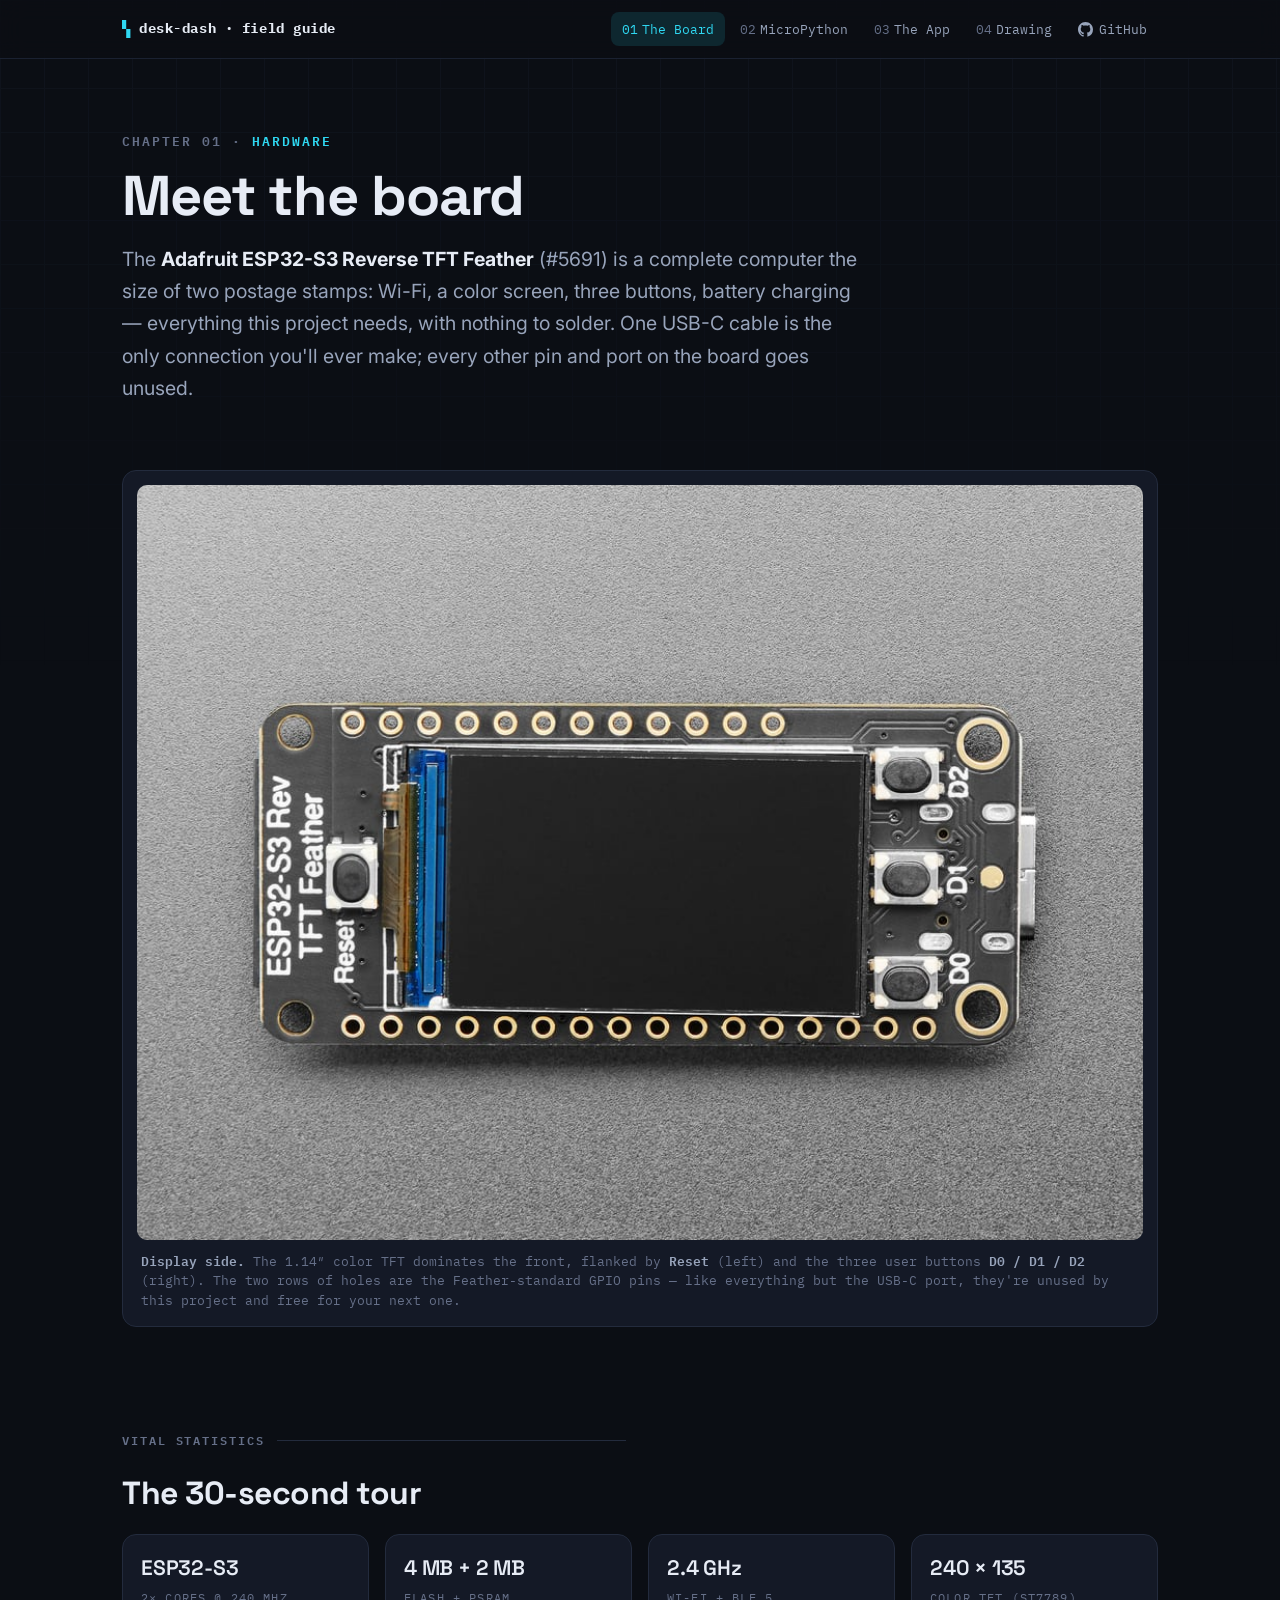
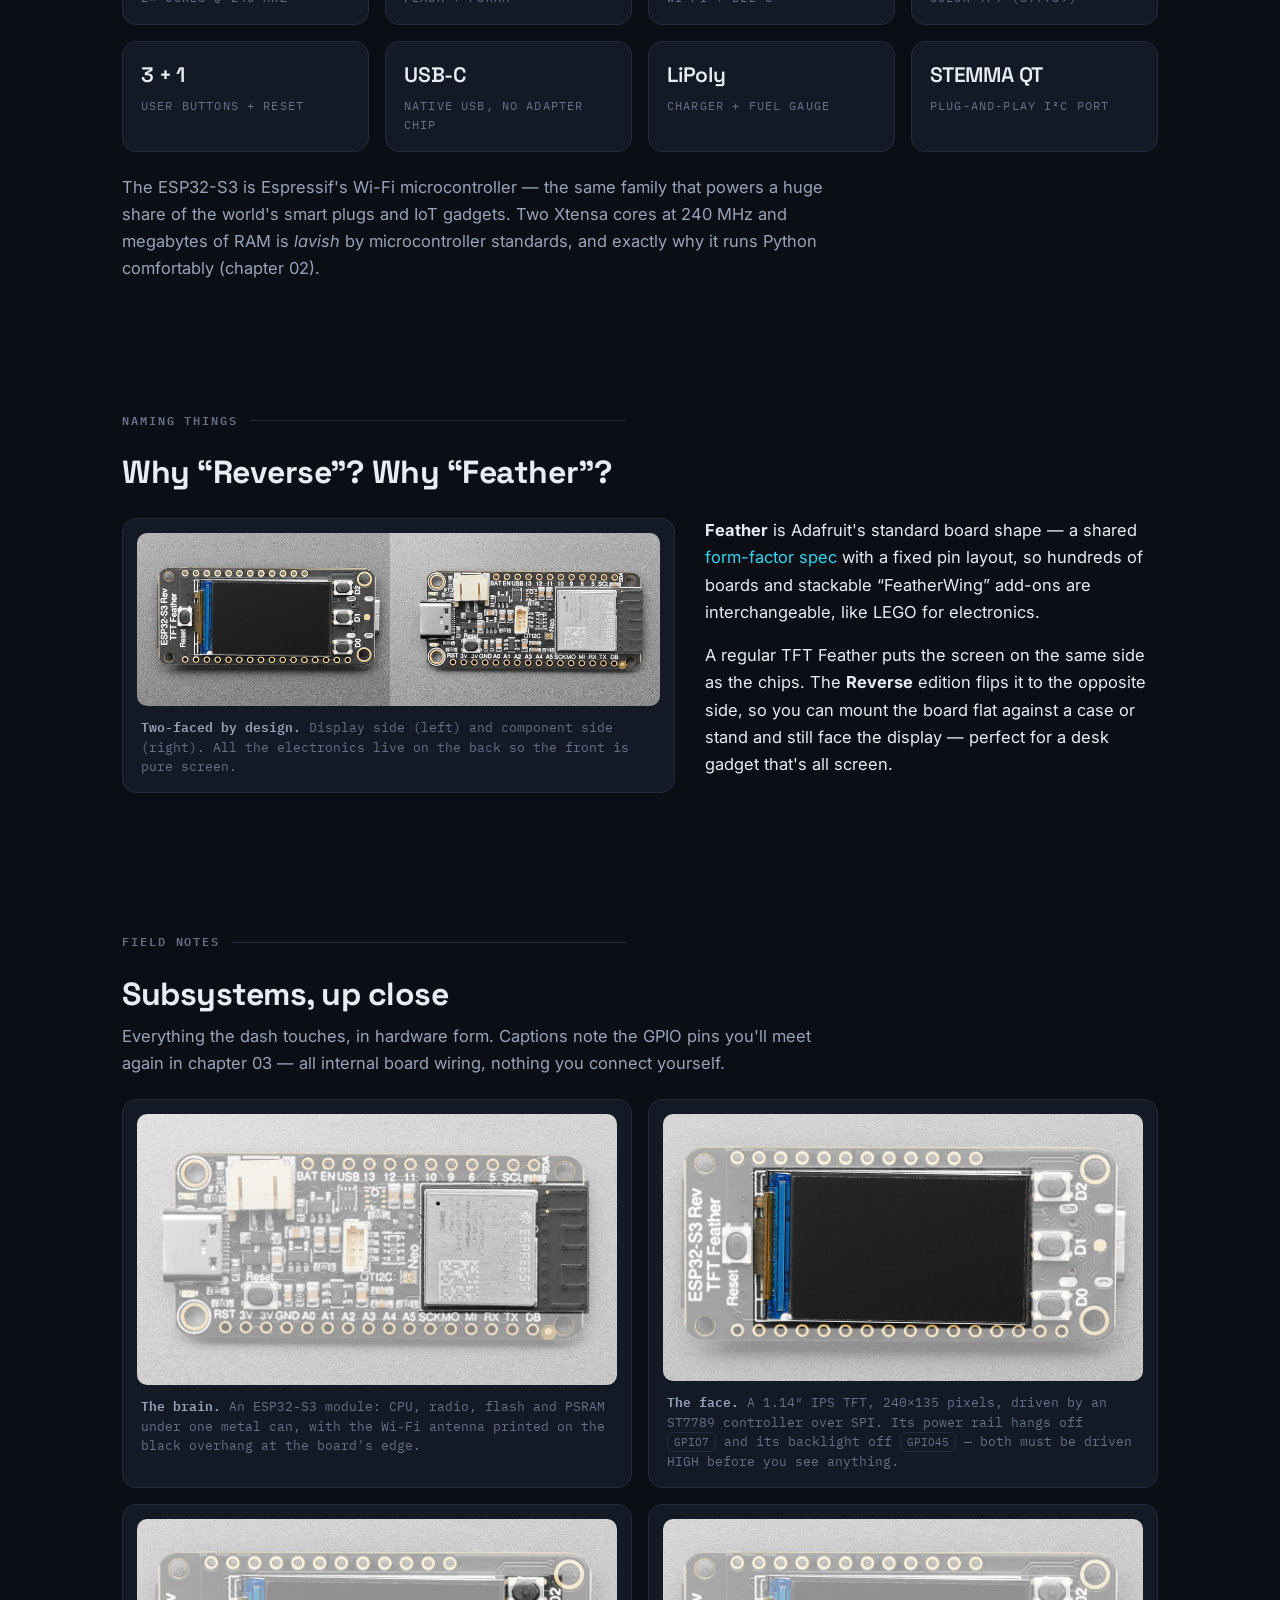
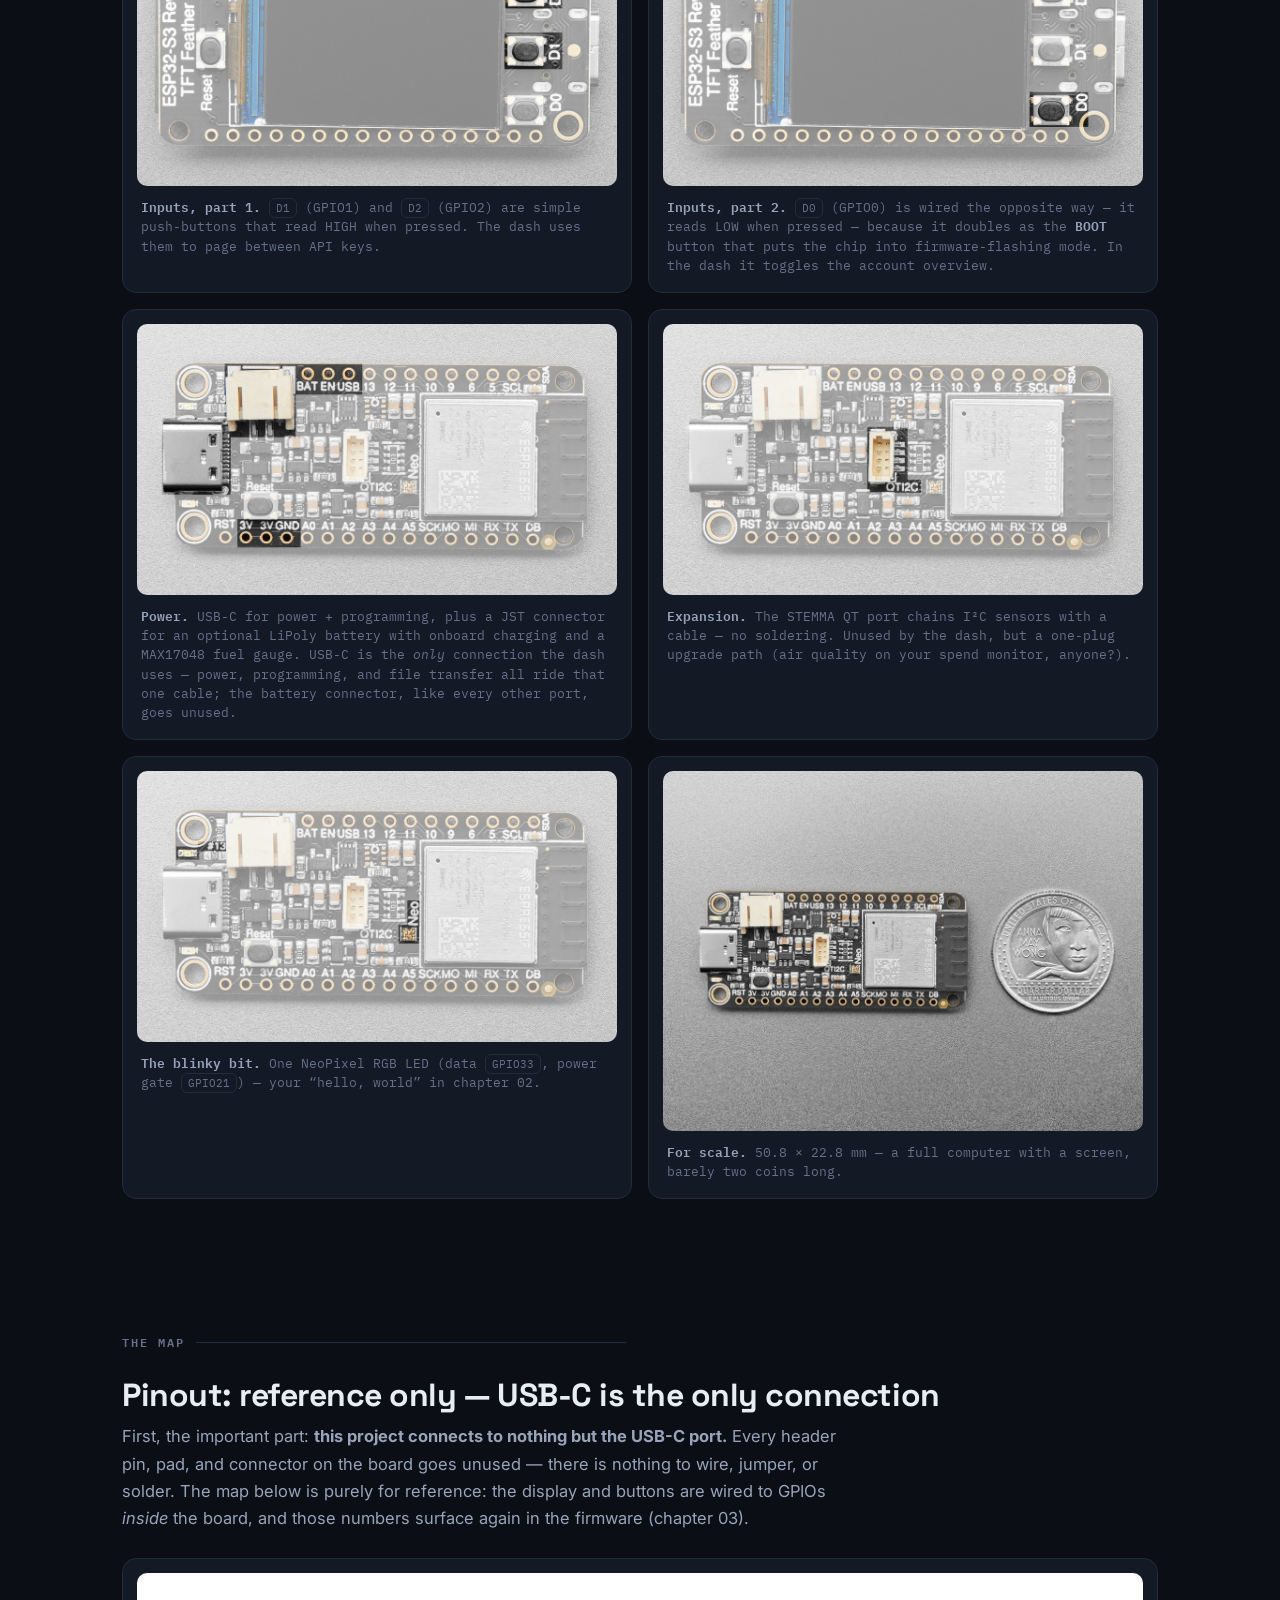
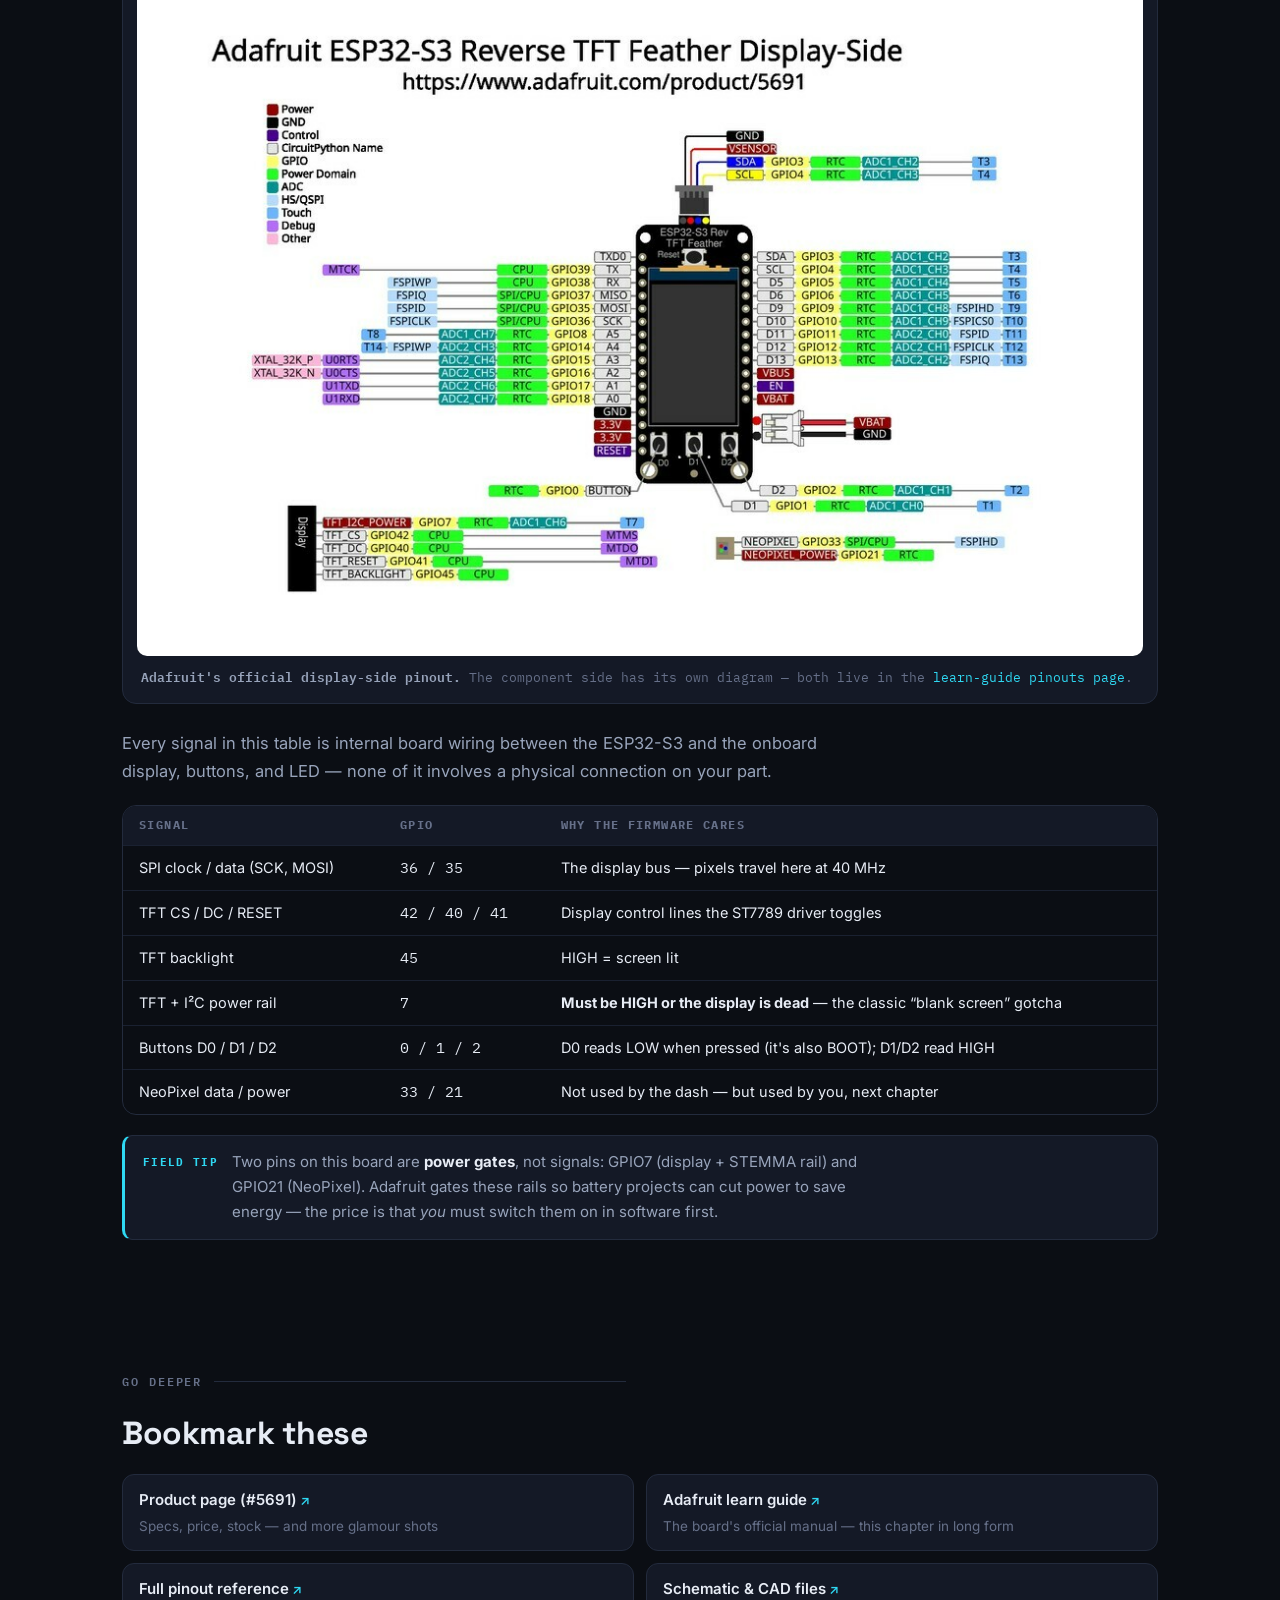
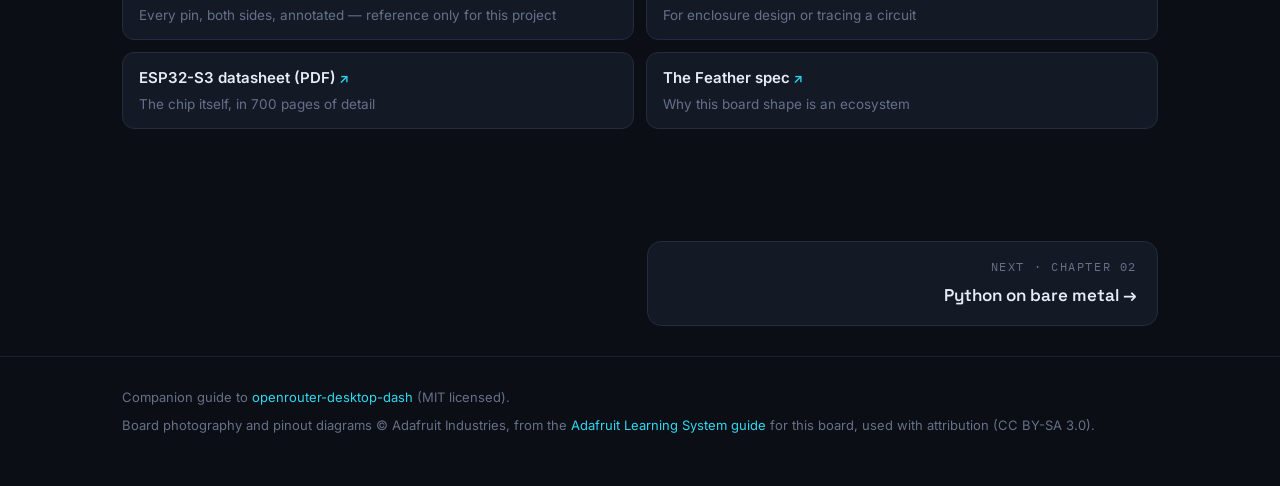
<file: docs/board.html>
<!DOCTYPE html>
<html lang="en">
<head>
<meta charset="utf-8">
<meta name="viewport" content="width=device-width, initial-scale=1">
<title>01 · Meet the board — Desk Dash field guide</title>
<meta name="description" content="A guided tour of the Adafruit ESP32-S3 Reverse TFT Feather: the chip, the display, the buttons, power, and a reference pinout — though the only connection this project uses is USB-C.">
<link rel="icon" href="data:image/svg+xml,%3Csvg xmlns='http://www.w3.org/2000/svg' viewBox='0 0 16 16'%3E%3Crect width='16' height='16' rx='3' fill='%230b0e14'/%3E%3Crect x='2' y='3' width='12' height='8' rx='1' fill='%232fd8f2'/%3E%3Ccircle cx='5' cy='13.5' r='1' fill='%23667089'/%3E%3Ccircle cx='8' cy='13.5' r='1' fill='%23667089'/%3E%3Ccircle cx='11' cy='13.5' r='1' fill='%23667089'/%3E%3C/svg%3E">
<link rel="preconnect" href="https://fonts.googleapis.com">
<link rel="preconnect" href="https://fonts.gstatic.com" crossorigin>
<link href="https://fonts.googleapis.com/css2?family=IBM+Plex+Mono:wght@400;600;700&family=Inter:wght@400;500;600;700&family=Space+Grotesk:wght@500;600;700&display=swap" rel="stylesheet">
<link rel="stylesheet" href="assets/style.css">
</head>
<body>

<nav class="nav">
  <div class="wrap">
    <a class="nav-logo" href="index.html"><span class="tick">▚</span> desk-dash<span class="logo-sub"> · field guide</span></a>
    <div class="nav-links">
      <a class="active" href="board.html"><span class="n">01</span><span class="label">The Board</span></a>
      <a href="micropython.html"><span class="n">02</span><span class="label">MicroPython</span></a>
      <a href="app.html"><span class="n">03</span><span class="label">The App</span></a>
      <a href="drawing.html"><span class="n">04</span><span class="label">Drawing</span></a>
      <a class="nav-gh" href="https://github.com/AlteredCraft/openrouter-desktop-dash" title="Source on GitHub">
        <svg viewBox="0 0 16 16" aria-hidden="true"><path d="M8 0C3.58 0 0 3.58 0 8c0 3.54 2.29 6.53 5.47 7.59.4.07.55-.17.55-.38 0-.19-.01-.82-.01-1.49-2.01.37-2.53-.49-2.69-.94-.09-.23-.48-.94-.82-1.13-.28-.15-.68-.52-.01-.53.63-.01 1.08.58 1.23.82.72 1.21 1.87.87 2.33.66.07-.52.28-.87.51-1.07-1.78-.2-3.64-.89-3.64-3.95 0-.87.31-1.59.82-2.15-.08-.2-.36-1.02.08-2.12 0 0 .67-.21 2.2.82.64-.18 1.32-.27 2-.27s1.36.09 2 .27c1.53-1.04 2.2-.82 2.2-.82.44 1.1.16 1.92.08 2.12.51.56.82 1.27.82 2.15 0 3.07-1.87 3.75-3.65 3.95.29.25.54.73.54 1.48 0 1.07-.01 1.93-.01 2.2 0 .21.15.46.55.38A8.01 8.01 0 0 0 16 8c0-4.42-3.58-8-8-8z"/></svg>
        <span class="label">GitHub</span>
      </a>
    </div>
  </div>
</nav>

<header class="hero">
  <div class="wrap">
    <p class="kicker"><span class="chnum">Chapter 01 ·</span> Hardware</p>
    <h1>Meet the board</h1>
    <p class="lede">The <b>Adafruit ESP32-S3 Reverse TFT Feather</b> (#5691) is a complete
    computer the size of two postage stamps: Wi-Fi, a color screen, three buttons, battery
    charging — everything this project needs, with nothing to solder. One USB-C cable is the
    only connection you'll ever make; every other pin and port on the board goes unused.</p>
  </div>
</header>

<main class="wrap">

  <figure class="panel">
    <img src="assets/img/board-display-flat.jpg" alt="Top-down view of the ESP32-S3 Reverse TFT Feather showing the 1.14 inch display, reset button on the left, and D0, D1, D2 buttons on the right" width="970" height="728">
    <figcaption><b>Display side.</b> The 1.14″ color TFT dominates the front, flanked by
    <b>Reset</b> (left) and the three user buttons <b>D0 / D1 / D2</b> (right). The two rows of
    holes are the Feather-standard GPIO pins — like everything but the USB-C port, they're
    unused by this project and free for your next one.</figcaption>
  </figure>

  <section>
    <p class="section-kicker">Vital statistics</p>
    <h2>The 30-second tour</h2>
    <div class="grid cols-4">
      <div class="spec"><span class="v">ESP32-S3</span><span class="k">2× cores @ 240 MHz</span></div>
      <div class="spec"><span class="v">4 MB + 2 MB</span><span class="k">Flash + PSRAM</span></div>
      <div class="spec"><span class="v">2.4 GHz</span><span class="k">Wi-Fi + BLE 5</span></div>
      <div class="spec"><span class="v">240 × 135</span><span class="k">Color TFT (ST7789)</span></div>
      <div class="spec"><span class="v">3 + 1</span><span class="k">User buttons + reset</span></div>
      <div class="spec"><span class="v">USB-C</span><span class="k">Native USB, no adapter chip</span></div>
      <div class="spec"><span class="v">LiPoly</span><span class="k">Charger + fuel gauge</span></div>
      <div class="spec"><span class="v">STEMMA QT</span><span class="k">Plug-and-play I²C port</span></div>
    </div>
    <p class="mute">The ESP32-S3 is Espressif's Wi-Fi microcontroller — the same family that powers
    a huge share of the world's smart plugs and IoT gadgets. Two Xtensa cores at 240 MHz and
    megabytes of RAM is <em>lavish</em> by microcontroller standards, and exactly why it runs
    Python comfortably (chapter 02).</p>
  </section>

  <section>
    <p class="section-kicker">Naming things</p>
    <h2>Why “Reverse”? Why “Feather”?</h2>
    <div class="split">
      <figure class="panel" style="margin:0">
        <img src="assets/img/both-sides.jpg" alt="Both sides of the board: display side on the left, component side with the ESP32-S3 module on the right" loading="lazy">
        <figcaption><b>Two-faced by design.</b> Display side (left) and component side (right).
        All the electronics live on the back so the front is pure screen.</figcaption>
      </figure>
      <div>
        <p><b>Feather</b> is Adafruit's standard board shape — a shared
        <a href="https://learn.adafruit.com/adafruit-feather/feather-specification">form-factor spec</a>
        with a fixed pin layout, so hundreds of boards and stackable “FeatherWing” add-ons
        are interchangeable, like LEGO for electronics.</p>
        <p>A regular TFT Feather puts the screen on the same side as the chips. The
        <b>Reverse</b> edition flips it to the opposite side, so you can mount the board flat
        against a case or stand and still face the display — perfect for a desk gadget
        that's all screen.</p>
      </div>
    </div>
  </section>

  <section>
    <p class="section-kicker">Field notes</p>
    <h2>Subsystems, up close</h2>
    <p class="mute">Everything the dash touches, in hardware form. Captions note the GPIO pins
    you'll meet again in chapter 03 — all internal board wiring, nothing you connect yourself.</p>

    <div class="gallery">
      <figure class="panel">
        <img src="assets/img/closeup-esp32s3.jpg" alt="Close-up of the ESP32-S3 module with its metal shield and printed antenna" loading="lazy">
        <figcaption><b>The brain.</b> An ESP32-S3 module: CPU, radio, flash and PSRAM under one
        metal can, with the Wi-Fi antenna printed on the black overhang at the board's edge.</figcaption>
      </figure>
      <figure class="panel">
        <img src="assets/img/closeup-tft.jpg" alt="Close-up of the 1.14 inch color TFT display" loading="lazy">
        <figcaption><b>The face.</b> A 1.14″ IPS TFT, 240×135 pixels, driven by an ST7789
        controller over SPI. Its power rail hangs off <code>GPIO7</code> and its backlight off
        <code>GPIO45</code> — both must be driven HIGH before you see anything.</figcaption>
      </figure>
      <figure class="panel">
        <img src="assets/img/closeup-d1d2.jpg" alt="Close-up of the D1 and D2 buttons" loading="lazy">
        <figcaption><b>Inputs, part 1.</b> <code>D1</code> (GPIO1) and <code>D2</code> (GPIO2)
        are simple push-buttons that read HIGH when pressed. The dash uses them to page
        between API keys.</figcaption>
      </figure>
      <figure class="panel">
        <img src="assets/img/closeup-d0.jpg" alt="Close-up of the D0 boot button" loading="lazy">
        <figcaption><b>Inputs, part 2.</b> <code>D0</code> (GPIO0) is wired the opposite way —
        it reads LOW when pressed — because it doubles as the <b>BOOT</b> button that puts the
        chip into firmware-flashing mode. In the dash it toggles the account overview.</figcaption>
      </figure>
      <figure class="panel">
        <img src="assets/img/closeup-power.jpg" alt="Close-up of the USB-C port and battery connector" loading="lazy">
        <figcaption><b>Power.</b> USB-C for power + programming, plus a JST connector for an
        optional LiPoly battery with onboard charging and a MAX17048 fuel gauge. USB-C is the
        <em>only</em> connection the dash uses — power, programming, and file transfer all ride
        that one cable; the battery connector, like every other port, goes unused.</figcaption>
      </figure>
      <figure class="panel">
        <img src="assets/img/closeup-stemma.jpg" alt="Close-up of the STEMMA QT connector" loading="lazy">
        <figcaption><b>Expansion.</b> The STEMMA QT port chains I²C sensors with a cable — no
        soldering. Unused by the dash, but a one-plug upgrade path (air quality on your spend
        monitor, anyone?).</figcaption>
      </figure>
      <figure class="panel">
        <img src="assets/img/closeup-neopixel.jpg" alt="Close-up of the NeoPixel RGB LED" loading="lazy">
        <figcaption><b>The blinky bit.</b> One NeoPixel RGB LED (data <code>GPIO33</code>,
        power gate <code>GPIO21</code>) — your “hello, world” in chapter 02.</figcaption>
      </figure>
      <figure class="panel">
        <img src="assets/img/board-quarter.jpg" alt="The board next to a US quarter for scale" loading="lazy">
        <figcaption><b>For scale.</b> 50.8 × 22.8 mm — a full computer with a screen,
        barely two coins long.</figcaption>
      </figure>
    </div>
  </section>

  <section>
    <p class="section-kicker">The map</p>
    <h2>Pinout: reference only — USB-C is the only connection</h2>
    <p class="mute">First, the important part: <b>this project connects to nothing but the
    USB-C port.</b> Every header pin, pad, and connector on the board goes unused — there is
    nothing to wire, jumper, or solder. The map below is purely for reference: the display and
    buttons are wired to GPIOs <em>inside</em> the board, and those numbers surface again in
    the firmware (chapter 03).</p>

    <figure class="panel">
      <img src="assets/img/pinout-display-side.jpg" alt="Adafruit's official display-side pinout diagram of the ESP32-S3 Reverse TFT Feather" loading="lazy">
      <figcaption><b>Adafruit's official display-side pinout.</b> The component side has its own
      diagram — both live in the
      <a href="https://learn.adafruit.com/esp32-s3-reverse-tft-feather/pinouts">learn-guide pinouts page</a>.</figcaption>
    </figure>

    <p class="mute">Every signal in this table is internal board wiring between the ESP32-S3
    and the onboard display, buttons, and LED — none of it involves a physical connection on
    your part.</p>

    <div class="table-scroll">
      <table>
        <thead><tr><th>Signal</th><th class="num">GPIO</th><th>Why the firmware cares</th></tr></thead>
        <tbody>
          <tr><td>SPI clock / data (SCK, MOSI)</td><td class="num">36 / 35</td><td>The display bus — pixels travel here at 40 MHz</td></tr>
          <tr><td>TFT CS / DC / RESET</td><td class="num">42 / 40 / 41</td><td>Display control lines the ST7789 driver toggles</td></tr>
          <tr><td>TFT backlight</td><td class="num">45</td><td>HIGH = screen lit</td></tr>
          <tr><td>TFT + I²C power rail</td><td class="num">7</td><td><b>Must be HIGH or the display is dead</b> — the classic “blank screen” gotcha</td></tr>
          <tr><td>Buttons D0 / D1 / D2</td><td class="num">0 / 1 / 2</td><td>D0 reads LOW when pressed (it's also BOOT); D1/D2 read HIGH</td></tr>
          <tr><td>NeoPixel data / power</td><td class="num">33 / 21</td><td>Not used by the dash — but used by you, next chapter</td></tr>
        </tbody>
      </table>
    </div>

    <div class="callout">
      <span class="sign">Field tip</span>
      <p>Two pins on this board are <b>power gates</b>, not signals: GPIO7 (display + STEMMA rail)
      and GPIO21 (NeoPixel). Adafruit gates these rails so battery projects can cut power to
      save energy — the price is that <em>you</em> must switch them on in software first.</p>
    </div>
  </section>

  <section>
    <p class="section-kicker">Go deeper</p>
    <h2>Bookmark these</h2>
    <div class="resources">
      <a class="res" href="https://www.adafruit.com/product/5691"><span class="t">Product page (#5691)</span><span class="d">Specs, price, stock — and more glamour shots</span></a>
      <a class="res" href="https://learn.adafruit.com/esp32-s3-reverse-tft-feather"><span class="t">Adafruit learn guide</span><span class="d">The board's official manual — this chapter in long form</span></a>
      <a class="res" href="https://learn.adafruit.com/esp32-s3-reverse-tft-feather/pinouts"><span class="t">Full pinout reference</span><span class="d">Every pin, both sides, annotated — reference only for this project</span></a>
      <a class="res" href="https://learn.adafruit.com/esp32-s3-reverse-tft-feather/downloads"><span class="t">Schematic &amp; CAD files</span><span class="d">For enclosure design or tracing a circuit</span></a>
      <a class="res" href="https://www.espressif.com/sites/default/files/documentation/esp32-s3_datasheet_en.pdf"><span class="t">ESP32-S3 datasheet (PDF)</span><span class="d">The chip itself, in 700 pages of detail</span></a>
      <a class="res" href="https://learn.adafruit.com/adafruit-feather/feather-specification"><span class="t">The Feather spec</span><span class="d">Why this board shape is an ecosystem</span></a>
    </div>
  </section>

  <div class="pager">
    <a class="next" href="micropython.html"><span class="dir">Next · Chapter 02</span><span class="to">Python on bare metal →</span></a>
  </div>

</main>

<footer>
  <div class="wrap">
    <p>Companion guide to <a href="https://github.com/AlteredCraft/openrouter-desktop-dash">openrouter-desktop-dash</a> (MIT licensed).</p>
    <p>Board photography and pinout diagrams © Adafruit Industries, from the
    <a href="https://learn.adafruit.com/esp32-s3-reverse-tft-feather">Adafruit Learning System guide</a>
    for this board, used with attribution (CC BY-SA 3.0).</p>
  </div>
</footer>

</body>
</html>
</file>
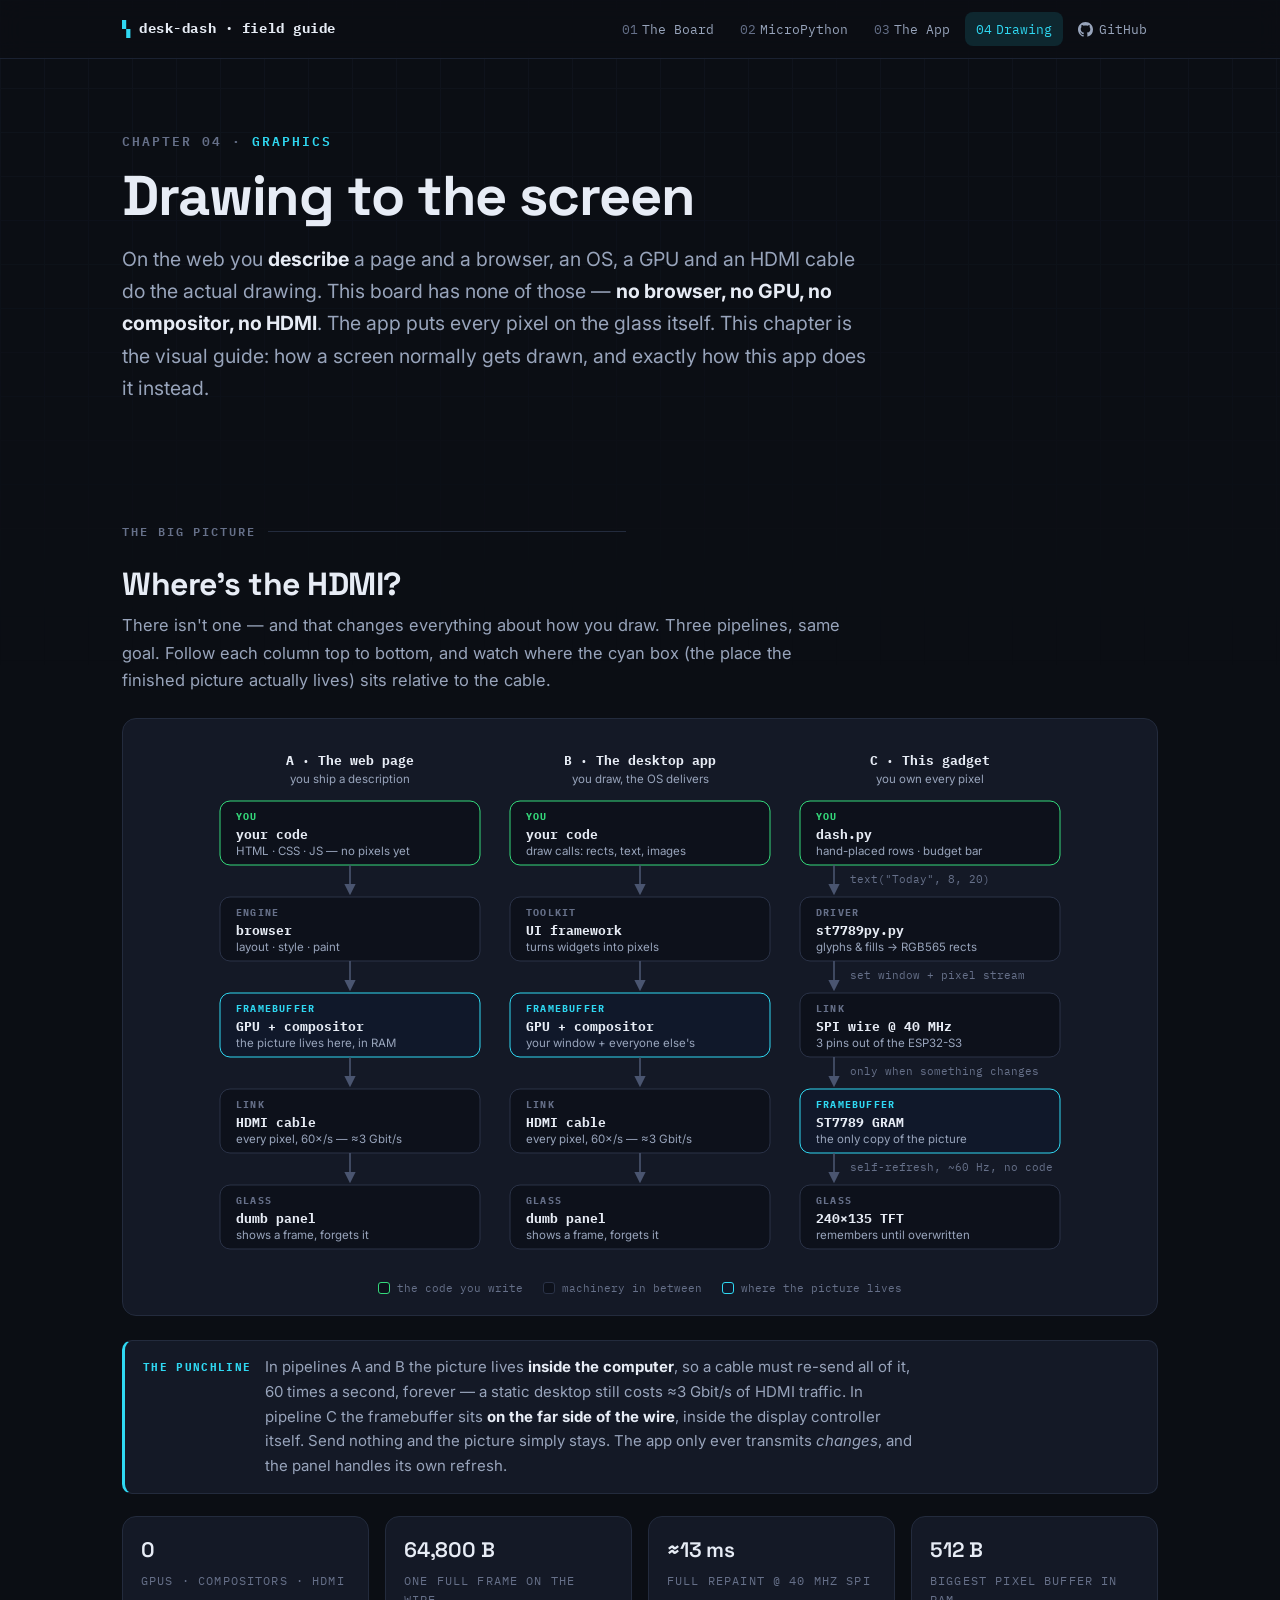
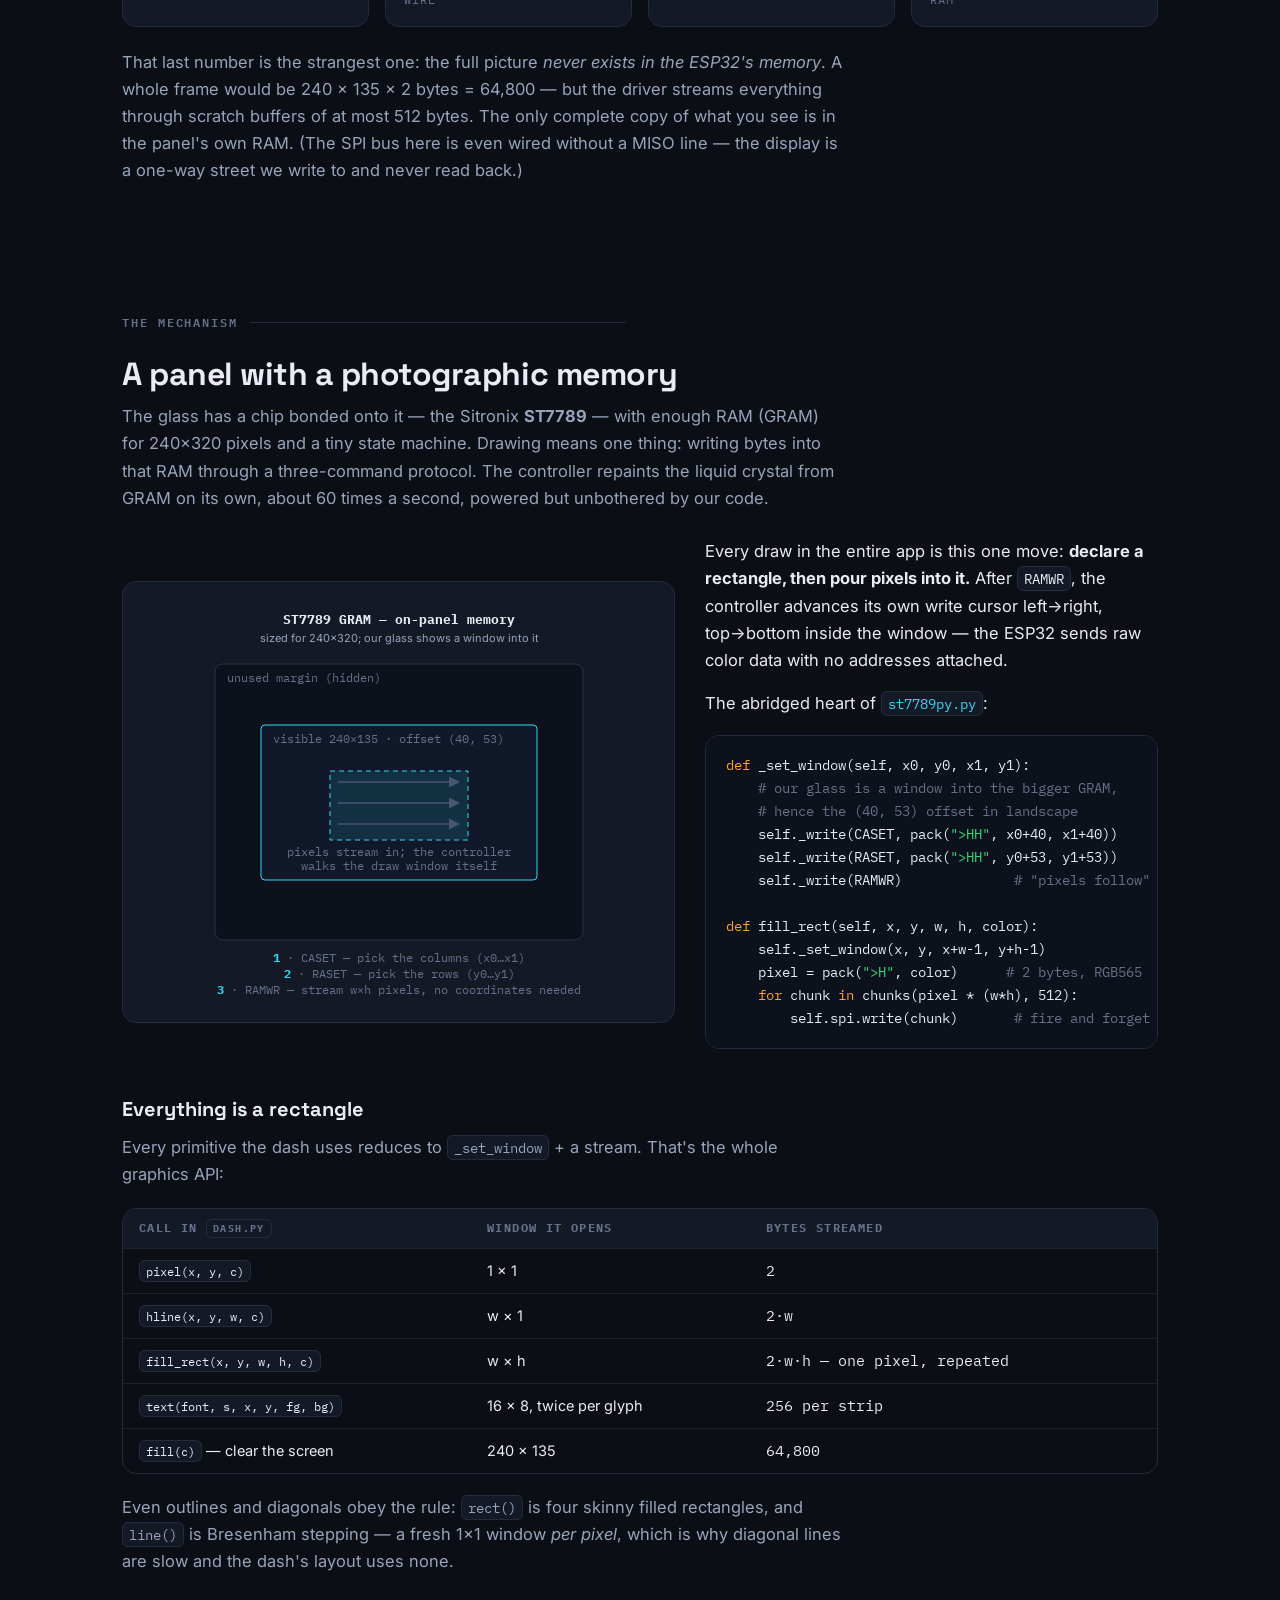
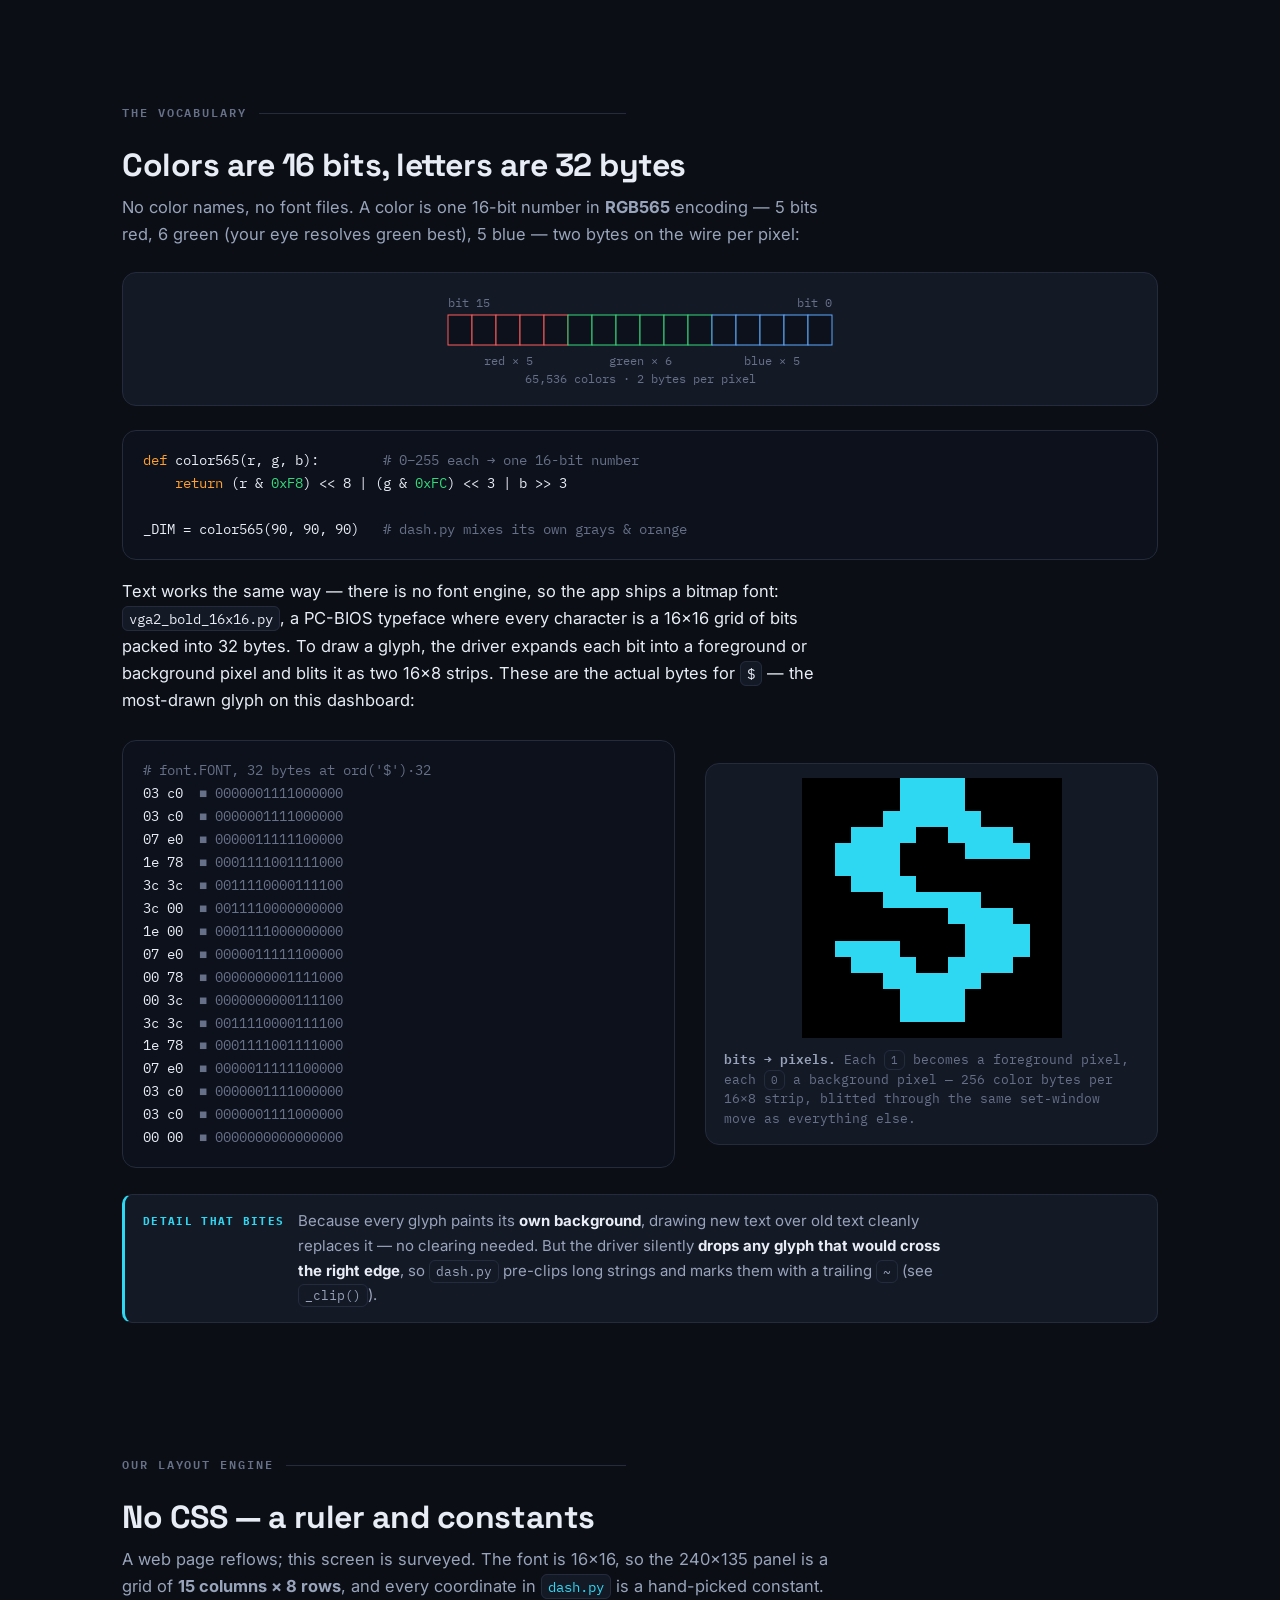
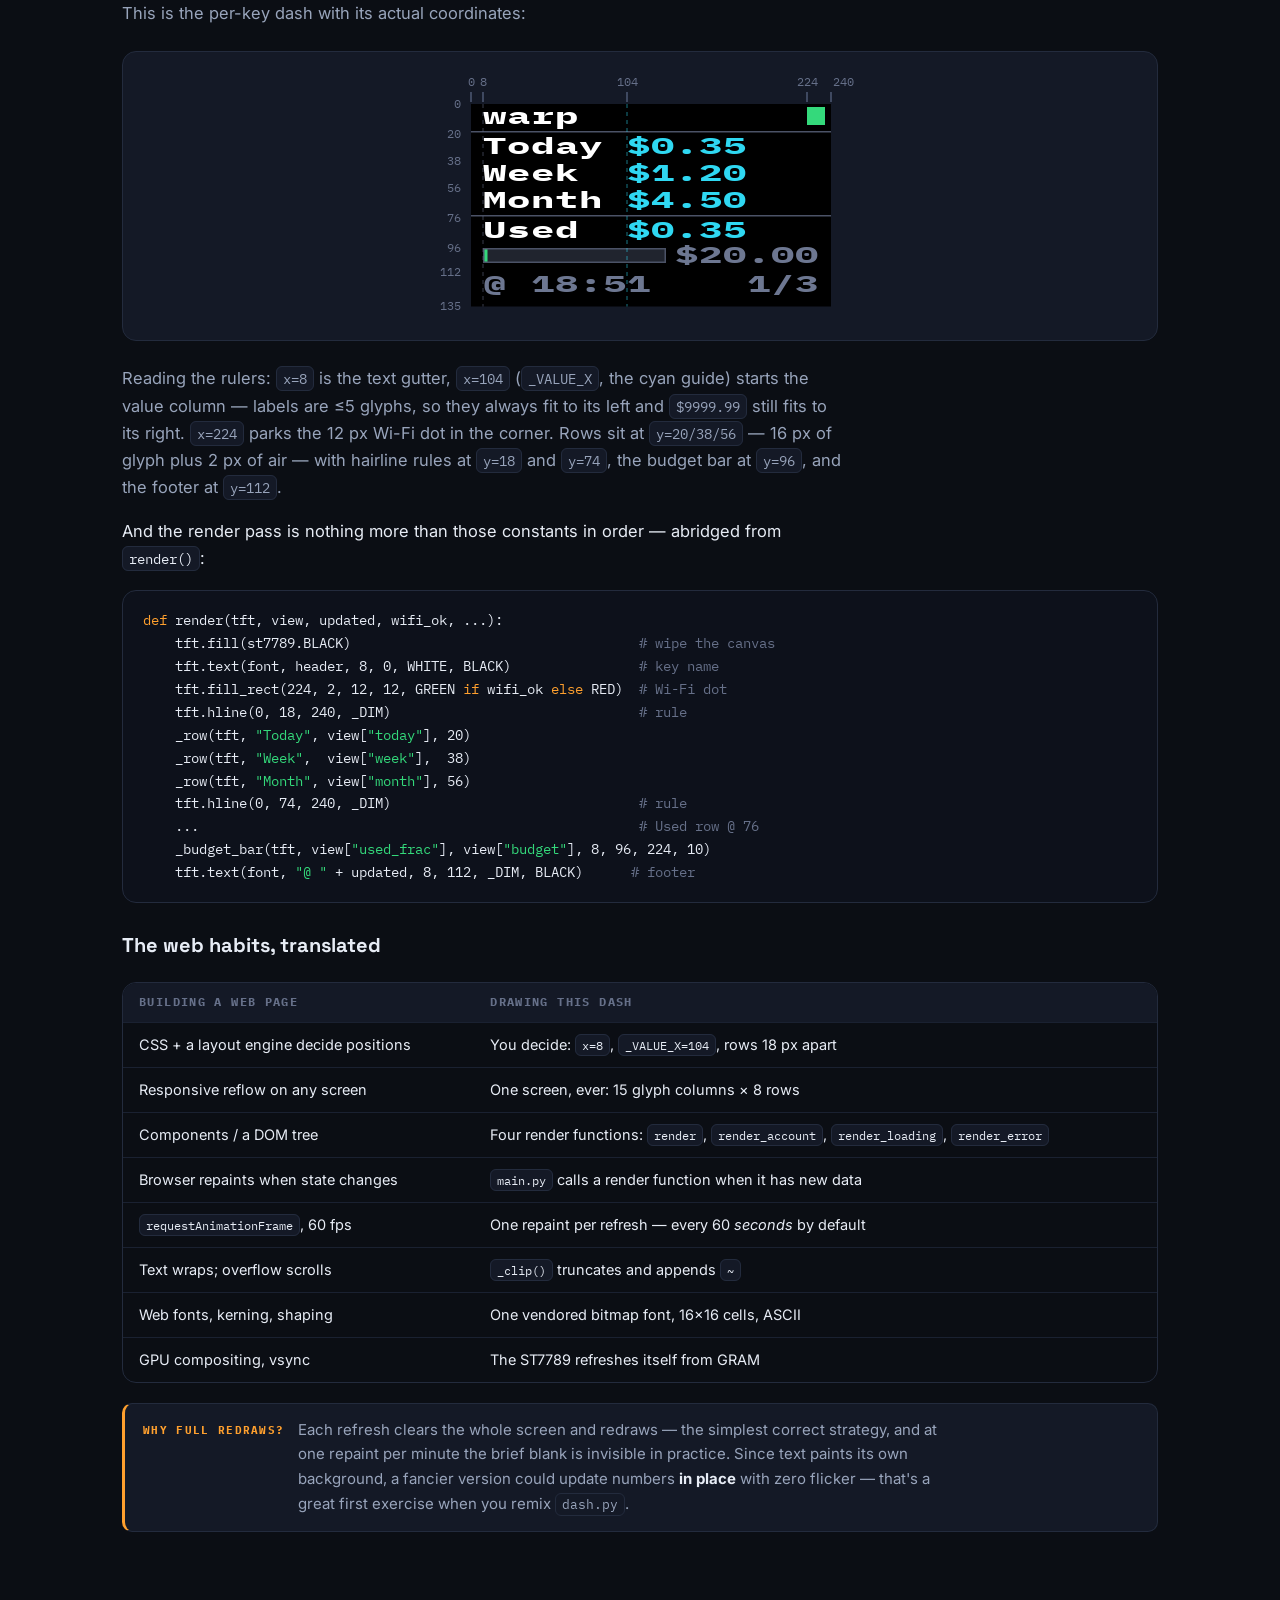
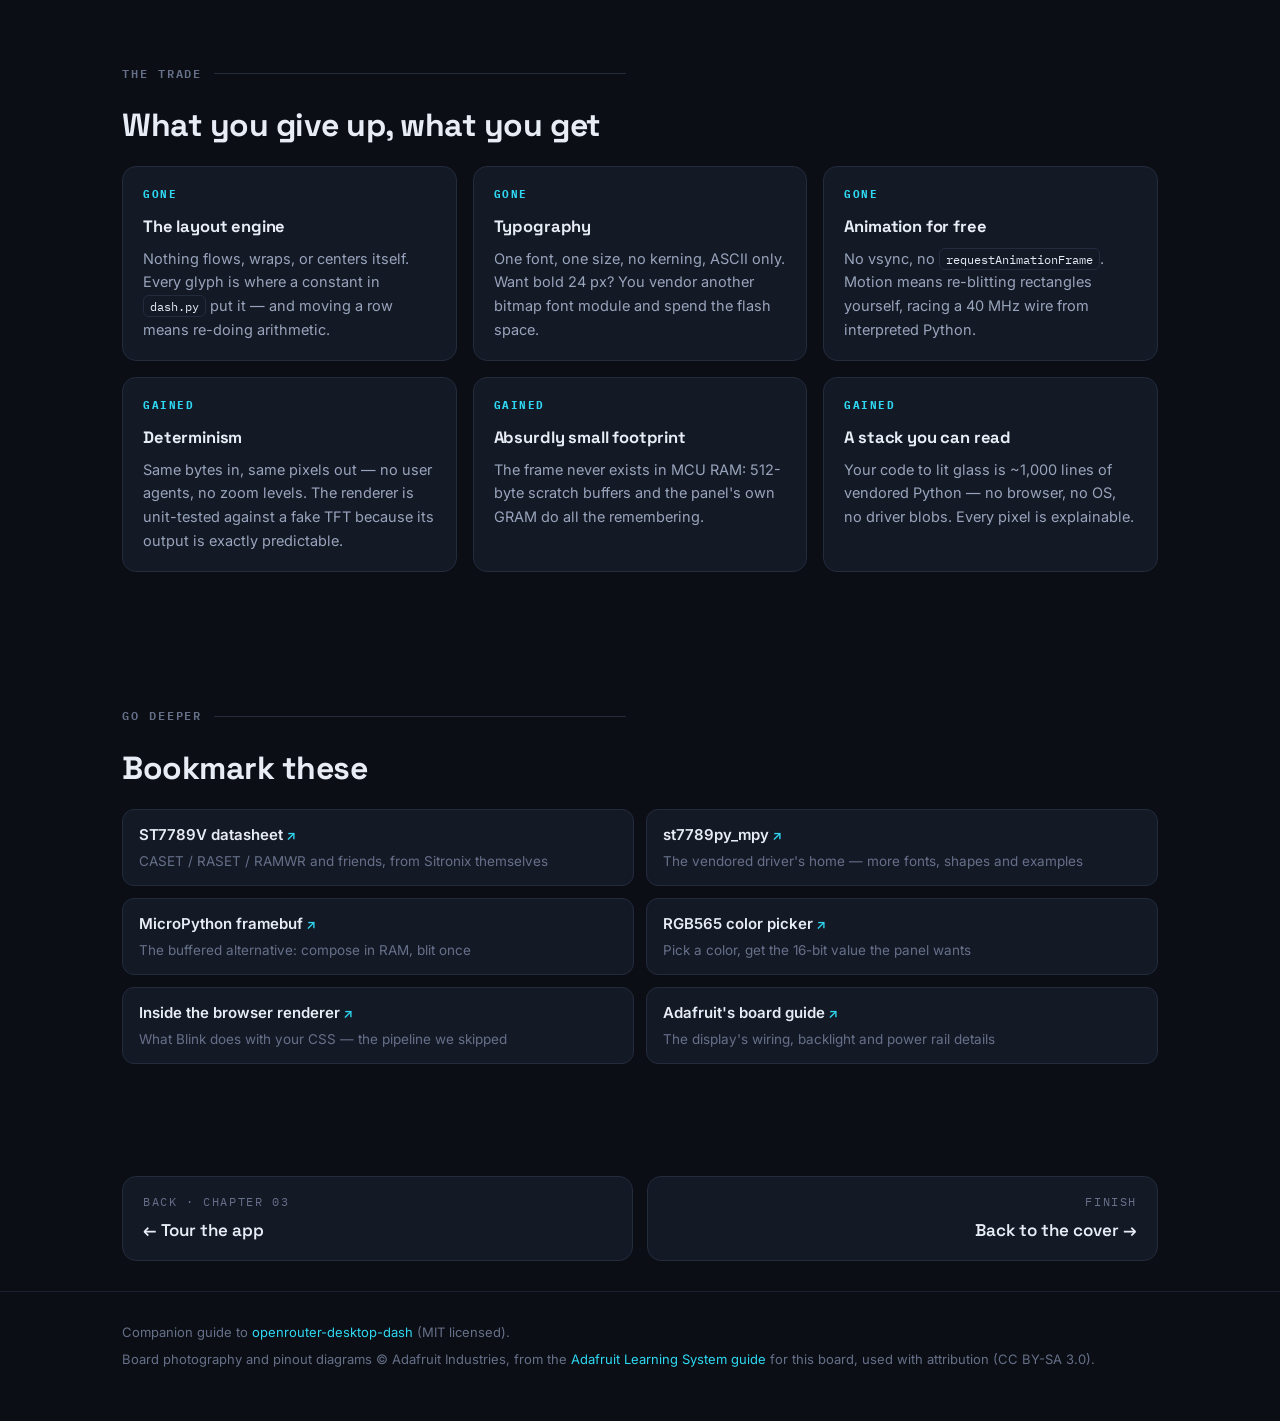
<file: docs/drawing.html>
<!DOCTYPE html>
<html lang="en">
<head>
<meta charset="utf-8">
<meta name="viewport" content="width=device-width, initial-scale=1">
<title>04 · Drawing to the screen — Desk Dash field guide</title>
<meta name="description" content="A visual guide to how pixels reach glass without a browser, GPU or HDMI: the ST7789's on-panel framebuffer, SPI pixel windows, RGB565 color, bitmap fonts, and how dash.py hand-places every glyph.">
<link rel="icon" href="data:image/svg+xml,%3Csvg xmlns='http://www.w3.org/2000/svg' viewBox='0 0 16 16'%3E%3Crect width='16' height='16' rx='3' fill='%230b0e14'/%3E%3Crect x='2' y='3' width='12' height='8' rx='1' fill='%232fd8f2'/%3E%3Ccircle cx='5' cy='13.5' r='1' fill='%23667089'/%3E%3Ccircle cx='8' cy='13.5' r='1' fill='%23667089'/%3E%3Ccircle cx='11' cy='13.5' r='1' fill='%23667089'/%3E%3C/svg%3E">
<link rel="preconnect" href="https://fonts.googleapis.com">
<link rel="preconnect" href="https://fonts.gstatic.com" crossorigin>
<link href="https://fonts.googleapis.com/css2?family=IBM+Plex+Mono:wght@400;600;700&family=Inter:wght@400;500;600;700&family=Space+Grotesk:wght@500;600;700&display=swap" rel="stylesheet">
<link rel="stylesheet" href="assets/style.css">
</head>
<body>

<nav class="nav">
  <div class="wrap">
    <a class="nav-logo" href="index.html"><span class="tick">▚</span> desk-dash<span class="logo-sub"> · field guide</span></a>
    <div class="nav-links">
      <a href="board.html"><span class="n">01</span><span class="label">The Board</span></a>
      <a href="micropython.html"><span class="n">02</span><span class="label">MicroPython</span></a>
      <a href="app.html"><span class="n">03</span><span class="label">The App</span></a>
      <a class="active" href="drawing.html"><span class="n">04</span><span class="label">Drawing</span></a>
      <a class="nav-gh" href="https://github.com/AlteredCraft/openrouter-desktop-dash" title="Source on GitHub">
        <svg viewBox="0 0 16 16" aria-hidden="true"><path d="M8 0C3.58 0 0 3.58 0 8c0 3.54 2.29 6.53 5.47 7.59.4.07.55-.17.55-.38 0-.19-.01-.82-.01-1.49-2.01.37-2.53-.49-2.69-.94-.09-.23-.48-.94-.82-1.13-.28-.15-.68-.52-.01-.53.63-.01 1.08.58 1.23.82.72 1.21 1.87.87 2.33.66.07-.52.28-.87.51-1.07-1.78-.2-3.64-.89-3.64-3.95 0-.87.31-1.59.82-2.15-.08-.2-.36-1.02.08-2.12 0 0 .67-.21 2.2.82.64-.18 1.32-.27 2-.27s1.36.09 2 .27c1.53-1.04 2.2-.82 2.2-.82.44 1.1.16 1.92.08 2.12.51.56.82 1.27.82 2.15 0 3.07-1.87 3.75-3.65 3.95.29.25.54.73.54 1.48 0 1.07-.01 1.93-.01 2.2 0 .21.15.46.55.38A8.01 8.01 0 0 0 16 8c0-4.42-3.58-8-8-8z"/></svg>
        <span class="label">GitHub</span>
      </a>
    </div>
  </div>
</nav>

<header class="hero">
  <div class="wrap">
    <p class="kicker"><span class="chnum">Chapter 04 ·</span> Graphics</p>
    <h1>Drawing to the screen</h1>
    <p class="lede">On the web you <b>describe</b> a page and a browser, an OS, a GPU and an HDMI
    cable do the actual drawing. This board has none of those — <b>no browser, no GPU, no
    compositor, no HDMI</b>. The app puts every pixel on the glass itself. This chapter is the
    visual guide: how a screen normally gets drawn, and exactly how this app does it instead.</p>
  </div>
</header>

<main class="wrap">

  <section>
    <p class="section-kicker">The big picture</p>
    <h2>Where's the HDMI?</h2>
    <p class="mute">There isn't one — and that changes everything about how you draw. Three
    pipelines, same goal. Follow each column top to bottom, and watch where the cyan box (the
    place the finished picture actually lives) sits relative to the cable.</p>

    <div class="diagram wide">
      <svg viewBox="0 0 860 528" role="img" aria-label="Three drawing pipelines compared. A web page: your HTML and CSS go through the browser engine into a GPU framebuffer, then an HDMI cable streams every pixel to a dumb panel 60 times a second. A desktop app: draw calls go through a UI toolkit into the same GPU framebuffer and HDMI stream. This gadget: dash.py hands text and rectangles to the st7789py driver, which sends only changed pixels over a 40 megahertz SPI wire into the ST7789 controller's own memory on the panel, and the panel refreshes itself from that memory.">
        <defs>
          <marker id="arr" viewBox="0 0 10 10" refX="8" refY="5" markerWidth="7" markerHeight="7" orient="auto-start-reverse">
            <path d="M0 0 L10 5 L0 10 z" fill="#4a5570"/>
          </marker>
        </defs>

        <!-- column A: the web page -->
        <text class="dg-title" x="140" y="28" text-anchor="middle">A · The web page</text>
        <text class="dg-sub" x="140" y="46" text-anchor="middle">you ship a description</text>

        <rect class="dg-box pure" x="10" y="64" width="260" height="64" rx="10"/>
        <text class="dg-tag pure" x="26" y="83">YOU</text>
        <text class="dg-title" x="26" y="102">your code</text>
        <text class="dg-sub" x="26" y="118">HTML · CSS · JS — no pixels yet</text>
        <line class="dg-arrow" x1="140" y1="128" x2="140" y2="156"/>

        <rect class="dg-box hw" x="10" y="160" width="260" height="64" rx="10"/>
        <text class="dg-tag hw" x="26" y="179">ENGINE</text>
        <text class="dg-title" x="26" y="198">browser</text>
        <text class="dg-sub" x="26" y="214">layout · style · paint</text>
        <line class="dg-arrow" x1="140" y1="224" x2="140" y2="252"/>

        <rect class="dg-box cloud" x="10" y="256" width="260" height="64" rx="10"/>
        <text class="dg-tag cloud" x="26" y="275">FRAMEBUFFER</text>
        <text class="dg-title" x="26" y="294">GPU + compositor</text>
        <text class="dg-sub" x="26" y="310">the picture lives here, in RAM</text>
        <line class="dg-arrow" x1="140" y1="320" x2="140" y2="348"/>

        <rect class="dg-box hw" x="10" y="352" width="260" height="64" rx="10"/>
        <text class="dg-tag hw" x="26" y="371">LINK</text>
        <text class="dg-title" x="26" y="390">HDMI cable</text>
        <text class="dg-sub" x="26" y="406">every pixel, 60×/s — ≈3 Gbit/s</text>
        <line class="dg-arrow" x1="140" y1="416" x2="140" y2="444"/>

        <rect class="dg-box hw" x="10" y="448" width="260" height="64" rx="10"/>
        <text class="dg-tag hw" x="26" y="467">GLASS</text>
        <text class="dg-title" x="26" y="486">dumb panel</text>
        <text class="dg-sub" x="26" y="502">shows a frame, forgets it</text>

        <!-- column B: the desktop app -->
        <text class="dg-title" x="430" y="28" text-anchor="middle">B · The desktop app</text>
        <text class="dg-sub" x="430" y="46" text-anchor="middle">you draw, the OS delivers</text>

        <rect class="dg-box pure" x="300" y="64" width="260" height="64" rx="10"/>
        <text class="dg-tag pure" x="316" y="83">YOU</text>
        <text class="dg-title" x="316" y="102">your code</text>
        <text class="dg-sub" x="316" y="118">draw calls: rects, text, images</text>
        <line class="dg-arrow" x1="430" y1="128" x2="430" y2="156"/>

        <rect class="dg-box hw" x="300" y="160" width="260" height="64" rx="10"/>
        <text class="dg-tag hw" x="316" y="179">TOOLKIT</text>
        <text class="dg-title" x="316" y="198">UI framework</text>
        <text class="dg-sub" x="316" y="214">turns widgets into pixels</text>
        <line class="dg-arrow" x1="430" y1="224" x2="430" y2="252"/>

        <rect class="dg-box cloud" x="300" y="256" width="260" height="64" rx="10"/>
        <text class="dg-tag cloud" x="316" y="275">FRAMEBUFFER</text>
        <text class="dg-title" x="316" y="294">GPU + compositor</text>
        <text class="dg-sub" x="316" y="310">your window + everyone else's</text>
        <line class="dg-arrow" x1="430" y1="320" x2="430" y2="348"/>

        <rect class="dg-box hw" x="300" y="352" width="260" height="64" rx="10"/>
        <text class="dg-tag hw" x="316" y="371">LINK</text>
        <text class="dg-title" x="316" y="390">HDMI cable</text>
        <text class="dg-sub" x="316" y="406">every pixel, 60×/s — ≈3 Gbit/s</text>
        <line class="dg-arrow" x1="430" y1="416" x2="430" y2="444"/>

        <rect class="dg-box hw" x="300" y="448" width="260" height="64" rx="10"/>
        <text class="dg-tag hw" x="316" y="467">GLASS</text>
        <text class="dg-title" x="316" y="486">dumb panel</text>
        <text class="dg-sub" x="316" y="502">shows a frame, forgets it</text>

        <!-- column C: this gadget -->
        <text class="dg-title" x="720" y="28" text-anchor="middle">C · This gadget</text>
        <text class="dg-sub" x="720" y="46" text-anchor="middle">you own every pixel</text>

        <rect class="dg-box pure" x="590" y="64" width="260" height="64" rx="10"/>
        <text class="dg-tag pure" x="606" y="83">YOU</text>
        <text class="dg-title" x="606" y="102">dash.py</text>
        <text class="dg-sub" x="606" y="118">hand-placed rows · budget bar</text>
        <line class="dg-arrow" x1="624" y1="128" x2="624" y2="156"/>
        <text class="dg-alabel" x="640" y="146">text("Today", 8, 20)</text>

        <rect class="dg-box hw" x="590" y="160" width="260" height="64" rx="10"/>
        <text class="dg-tag hw" x="606" y="179">DRIVER</text>
        <text class="dg-title" x="606" y="198">st7789py.py</text>
        <text class="dg-sub" x="606" y="214">glyphs &amp; fills → RGB565 rects</text>
        <line class="dg-arrow" x1="624" y1="224" x2="624" y2="252"/>
        <text class="dg-alabel" x="640" y="242">set window + pixel stream</text>

        <rect class="dg-box hw" x="590" y="256" width="260" height="64" rx="10"/>
        <text class="dg-tag hw" x="606" y="275">LINK</text>
        <text class="dg-title" x="606" y="294">SPI wire @ 40 MHz</text>
        <text class="dg-sub" x="606" y="310">3 pins out of the ESP32-S3</text>
        <line class="dg-arrow" x1="624" y1="320" x2="624" y2="348"/>
        <text class="dg-alabel" x="640" y="338">only when something changes</text>

        <rect class="dg-box cloud" x="590" y="352" width="260" height="64" rx="10"/>
        <text class="dg-tag cloud" x="606" y="371">FRAMEBUFFER</text>
        <text class="dg-title" x="606" y="390">ST7789 GRAM</text>
        <text class="dg-sub" x="606" y="406">the only copy of the picture</text>
        <line class="dg-arrow" x1="624" y1="416" x2="624" y2="444"/>
        <text class="dg-alabel" x="640" y="434">self-refresh, ~60 Hz, no code</text>

        <rect class="dg-box hw" x="590" y="448" width="260" height="64" rx="10"/>
        <text class="dg-tag hw" x="606" y="467">GLASS</text>
        <text class="dg-title" x="606" y="486">240×135 TFT</text>
        <text class="dg-sub" x="606" y="502">remembers until overwritten</text>
      </svg>
      <div class="dg-legend">
        <span class="pure">the code you write</span>
        <span>machinery in between</span>
        <span class="cloud">where the picture lives</span>
      </div>
    </div>

    <div class="callout">
      <span class="sign">The punchline</span>
      <p>In pipelines A and B the picture lives <b>inside the computer</b>, so a cable must
      re-send all of it, 60 times a second, forever — a static desktop still costs ≈3 Gbit/s of
      HDMI traffic. In pipeline C the framebuffer sits <b>on the far side of the wire</b>, inside
      the display controller itself. Send nothing and the picture simply stays. The app only ever
      transmits <em>changes</em>, and the panel handles its own refresh.</p>
    </div>

    <div class="grid cols-4">
      <div class="spec"><span class="v">0</span><span class="k">GPUs · compositors · HDMI</span></div>
      <div class="spec"><span class="v">64,800 B</span><span class="k">one full frame on the wire</span></div>
      <div class="spec"><span class="v">≈13 ms</span><span class="k">full repaint @ 40 MHz SPI</span></div>
      <div class="spec"><span class="v">512 B</span><span class="k">biggest pixel buffer in RAM</span></div>
    </div>
    <p class="mute">That last number is the strangest one: the full picture <em>never exists in
    the ESP32's memory</em>. A whole frame would be 240 × 135 × 2 bytes = 64,800 — but the driver
    streams everything through scratch buffers of at most 512 bytes. The only complete copy of
    what you see is in the panel's own RAM. (The SPI bus here is even wired without a MISO line —
    the display is a one-way street we write to and never read back.)</p>
  </section>

  <section>
    <p class="section-kicker">The mechanism</p>
    <h2>A panel with a photographic memory</h2>
    <p class="mute">The glass has a chip bonded onto it — the Sitronix <b>ST7789</b> — with
    enough RAM (GRAM) for 240×320 pixels and a tiny state machine. Drawing means one thing:
    writing bytes into that RAM through a three-command protocol. The controller repaints the
    liquid crystal from GRAM on its own, about 60 times a second, powered but unbothered by
    our code.</p>

    <div class="split">
      <div class="diagram portrait" style="margin:0">
        <svg viewBox="0 0 430 404" role="img" aria-label="The ST7789's graphics RAM drawn as a rectangle, with the smaller visible 240 by 135 window inside it at offset 40,53, and a highlighted draw window inside that. Three steps: CASET picks the columns, RASET picks the rows, RAMWR streams pixels which the controller walks left to right, top to bottom.">
          <text class="dg-title sm" x="215" y="24" text-anchor="middle">ST7789 GRAM — on-panel memory</text>
          <text class="dg-sub sm" x="215" y="42" text-anchor="middle">sized for 240×320; our glass shows a window into it</text>

          <rect x="31" y="64" width="368" height="276" rx="8" fill="#0d111b" stroke="#2a3247"/>
          <text class="dg-alabel" x="43" y="82">unused margin (hidden)</text>

          <rect x="77" y="125" width="276" height="155" rx="4" fill="#10182a" stroke="#2fd8f2"/>
          <text class="dg-alabel" x="89" y="143" fill="#2fd8f2">visible 240×135 · offset (40, 53)</text>

          <rect x="146" y="171" width="138" height="69" fill="rgba(47,216,242,0.12)" stroke="#2fd8f2" stroke-dasharray="5 4"/>
          <line class="dg-arrow" x1="154" y1="182" x2="274" y2="182"/>
          <line class="dg-arrow" x1="154" y1="203" x2="274" y2="203"/>
          <line class="dg-arrow" x1="154" y1="224" x2="274" y2="224"/>
          <text class="dg-alabel" x="215" y="256" text-anchor="middle">pixels stream in; the controller</text>
          <text class="dg-alabel" x="215" y="270" text-anchor="middle">walks the draw window itself</text>

          <text class="dg-alabel" x="215" y="362" text-anchor="middle"><tspan class="dg-n">1</tspan> · CASET — pick the columns (x0…x1)</text>
          <text class="dg-alabel" x="215" y="378" text-anchor="middle"><tspan class="dg-n">2</tspan> · RASET — pick the rows (y0…y1)</text>
          <text class="dg-alabel" x="215" y="394" text-anchor="middle"><tspan class="dg-n">3</tspan> · RAMWR — stream w×h pixels, no coordinates needed</text>
        </svg>
      </div>
      <div>
        <p>Every draw in the entire app is this one move: <b>declare a rectangle, then pour
        pixels into it.</b> After <code>RAMWR</code>, the controller advances its own write
        cursor left→right, top→bottom inside the window — the ESP32 sends raw color data with
        no addresses attached.</p>
        <p>The abridged heart of
        <a href="https://github.com/AlteredCraft/openrouter-desktop-dash/blob/main/src/st7789py.py"><code>st7789py.py</code></a>:</p>
<pre><code><span class="k">def</span> _set_window(self, x0, y0, x1, y1):
    <span class="c"># our glass is a window into the bigger GRAM,</span>
    <span class="c"># hence the (40, 53) offset in landscape</span>
    self._write(CASET, pack(<span class="s">"&gt;HH"</span>, x0+40, x1+40))
    self._write(RASET, pack(<span class="s">"&gt;HH"</span>, y0+53, y1+53))
    self._write(RAMWR)              <span class="c"># "pixels follow"</span>

<span class="k">def</span> fill_rect(self, x, y, w, h, color):
    self._set_window(x, y, x+w-1, y+h-1)
    pixel = pack(<span class="s">"&gt;H"</span>, color)      <span class="c"># 2 bytes, RGB565</span>
    <span class="k">for</span> chunk <span class="k">in</span> chunks(pixel * (w*h), 512):
        self.spi.write(chunk)       <span class="c"># fire and forget</span></code></pre>
      </div>
    </div>

    <h3>Everything is a rectangle</h3>
    <p class="mute">Every primitive the dash uses reduces to <code>_set_window</code> + a stream.
    That's the whole graphics API:</p>
    <div class="table-scroll">
      <table>
        <thead><tr><th>Call in <code>dash.py</code></th><th>Window it opens</th><th class="num">Bytes streamed</th></tr></thead>
        <tbody>
          <tr><td><code>pixel(x, y, c)</code></td><td>1 × 1</td><td class="num">2</td></tr>
          <tr><td><code>hline(x, y, w, c)</code></td><td>w × 1</td><td class="num">2·w</td></tr>
          <tr><td><code>fill_rect(x, y, w, h, c)</code></td><td>w × h</td><td class="num">2·w·h — one pixel, repeated</td></tr>
          <tr><td><code>text(font, s, x, y, fg, bg)</code></td><td>16 × 8, twice per glyph</td><td class="num">256 per strip</td></tr>
          <tr><td><code>fill(c)</code> — clear the screen</td><td>240 × 135</td><td class="num">64,800</td></tr>
        </tbody>
      </table>
    </div>
    <p class="mute">Even outlines and diagonals obey the rule: <code>rect()</code> is four
    skinny filled rectangles, and <code>line()</code> is Bresenham stepping — a fresh 1×1 window
    <em>per pixel</em>, which is why diagonal lines are slow and the dash's layout uses none.</p>
  </section>

  <section>
    <p class="section-kicker">The vocabulary</p>
    <h2>Colors are 16 bits, letters are 32 bytes</h2>
    <p class="mute">No color names, no font files. A color is one 16-bit number in <b>RGB565</b>
    encoding — 5 bits red, 6 green (your eye resolves green best), 5 blue — two bytes on the
    wire per pixel:</p>

    <div class="diagram portrait">
      <svg viewBox="0 0 430 96" role="img" aria-label="The 16 bits of an RGB565 color: bits 15 to 11 are red, bits 10 to 5 are green, bits 4 to 0 are blue.">
        <text class="dg-alabel" x="23" y="16">bit 15</text>
        <text class="dg-alabel" x="407" y="16" text-anchor="end">bit 0</text>
        <g>
          <rect x="23"  y="24" width="24" height="30" fill="#0d111b" stroke="#ff5d5d"/>
          <rect x="47"  y="24" width="24" height="30" fill="#0d111b" stroke="#ff5d5d"/>
          <rect x="71"  y="24" width="24" height="30" fill="#0d111b" stroke="#ff5d5d"/>
          <rect x="95"  y="24" width="24" height="30" fill="#0d111b" stroke="#ff5d5d"/>
          <rect x="119" y="24" width="24" height="30" fill="#0d111b" stroke="#ff5d5d"/>
          <rect x="143" y="24" width="24" height="30" fill="#0d111b" stroke="#34d97b"/>
          <rect x="167" y="24" width="24" height="30" fill="#0d111b" stroke="#34d97b"/>
          <rect x="191" y="24" width="24" height="30" fill="#0d111b" stroke="#34d97b"/>
          <rect x="215" y="24" width="24" height="30" fill="#0d111b" stroke="#34d97b"/>
          <rect x="239" y="24" width="24" height="30" fill="#0d111b" stroke="#34d97b"/>
          <rect x="263" y="24" width="24" height="30" fill="#0d111b" stroke="#34d97b"/>
          <rect x="287" y="24" width="24" height="30" fill="#0d111b" stroke="#5da9ff"/>
          <rect x="311" y="24" width="24" height="30" fill="#0d111b" stroke="#5da9ff"/>
          <rect x="335" y="24" width="24" height="30" fill="#0d111b" stroke="#5da9ff"/>
          <rect x="359" y="24" width="24" height="30" fill="#0d111b" stroke="#5da9ff"/>
          <rect x="383" y="24" width="24" height="30" fill="#0d111b" stroke="#5da9ff"/>
        </g>
        <text class="dg-alabel" x="83"  y="74" text-anchor="middle" fill="#ff5d5d">red × 5</text>
        <text class="dg-alabel" x="215" y="74" text-anchor="middle" fill="#34d97b">green × 6</text>
        <text class="dg-alabel" x="347" y="74" text-anchor="middle" fill="#5da9ff">blue × 5</text>
        <text class="dg-alabel" x="215" y="92" text-anchor="middle">65,536 colors · 2 bytes per pixel</text>
      </svg>
    </div>

<pre><code><span class="k">def</span> color565(r, g, b):        <span class="c"># 0–255 each → one 16-bit number</span>
    <span class="k">return</span> (r &amp; <span class="s">0xF8</span>) &lt;&lt; 8 | (g &amp; <span class="s">0xFC</span>) &lt;&lt; 3 | b &gt;&gt; 3

_DIM = color565(90, 90, 90)   <span class="c"># dash.py mixes its own grays &amp; orange</span></code></pre>

    <p>Text works the same way — there is no font engine, so the app ships a bitmap font:
    <code>vga2_bold_16x16.py</code>, a PC-BIOS typeface where every character is a 16×16 grid of
    bits packed into 32 bytes. To draw a glyph, the driver expands each bit into a foreground or
    background pixel and blits it as two 16×8 strips. These are the actual bytes for
    <code>$</code> — the most-drawn glyph on this dashboard:</p>

    <div class="split">
<pre style="margin:0"><code><span class="c"># font.FONT, 32 bytes at ord('$')·32</span>
03 c0  <span class="c">■ 0000001111000000</span>
03 c0  <span class="c">■ 0000001111000000</span>
07 e0  <span class="c">■ 0000011111100000</span>
1e 78  <span class="c">■ 0001111001111000</span>
3c 3c  <span class="c">■ 0011110000111100</span>
3c 00  <span class="c">■ 0011110000000000</span>
1e 00  <span class="c">■ 0001111000000000</span>
07 e0  <span class="c">■ 0000011111100000</span>
00 78  <span class="c">■ 0000000001111000</span>
00 3c  <span class="c">■ 0000000000111100</span>
3c 3c  <span class="c">■ 0011110000111100</span>
1e 78  <span class="c">■ 0001111001111000</span>
07 e0  <span class="c">■ 0000011111100000</span>
03 c0  <span class="c">■ 0000001111000000</span>
03 c0  <span class="c">■ 0000001111000000</span>
00 00  <span class="c">■ 0000000000000000</span></code></pre>
      <div>
        <figure class="panel" style="margin:0">
          <svg viewBox="0 0 16 16" style="display:block;width:100%;max-width:260px;margin:0 auto;shape-rendering:crispEdges" role="img" aria-label="The dollar-sign glyph rendered as cyan pixels on black, exactly as it appears on the TFT.">
            <rect width="16" height="16" fill="#000"/>
            <g fill="#2fd8f2"><rect x="6" y="0" width="1" height="1"/><rect x="7" y="0" width="1" height="1"/><rect x="8" y="0" width="1" height="1"/><rect x="9" y="0" width="1" height="1"/><rect x="6" y="1" width="1" height="1"/><rect x="7" y="1" width="1" height="1"/><rect x="8" y="1" width="1" height="1"/><rect x="9" y="1" width="1" height="1"/><rect x="5" y="2" width="1" height="1"/><rect x="6" y="2" width="1" height="1"/><rect x="7" y="2" width="1" height="1"/><rect x="8" y="2" width="1" height="1"/><rect x="9" y="2" width="1" height="1"/><rect x="10" y="2" width="1" height="1"/><rect x="3" y="3" width="1" height="1"/><rect x="4" y="3" width="1" height="1"/><rect x="5" y="3" width="1" height="1"/><rect x="6" y="3" width="1" height="1"/><rect x="9" y="3" width="1" height="1"/><rect x="10" y="3" width="1" height="1"/><rect x="11" y="3" width="1" height="1"/><rect x="12" y="3" width="1" height="1"/><rect x="2" y="4" width="1" height="1"/><rect x="3" y="4" width="1" height="1"/><rect x="4" y="4" width="1" height="1"/><rect x="5" y="4" width="1" height="1"/><rect x="10" y="4" width="1" height="1"/><rect x="11" y="4" width="1" height="1"/><rect x="12" y="4" width="1" height="1"/><rect x="13" y="4" width="1" height="1"/><rect x="2" y="5" width="1" height="1"/><rect x="3" y="5" width="1" height="1"/><rect x="4" y="5" width="1" height="1"/><rect x="5" y="5" width="1" height="1"/><rect x="3" y="6" width="1" height="1"/><rect x="4" y="6" width="1" height="1"/><rect x="5" y="6" width="1" height="1"/><rect x="6" y="6" width="1" height="1"/><rect x="5" y="7" width="1" height="1"/><rect x="6" y="7" width="1" height="1"/><rect x="7" y="7" width="1" height="1"/><rect x="8" y="7" width="1" height="1"/><rect x="9" y="7" width="1" height="1"/><rect x="10" y="7" width="1" height="1"/><rect x="9" y="8" width="1" height="1"/><rect x="10" y="8" width="1" height="1"/><rect x="11" y="8" width="1" height="1"/><rect x="12" y="8" width="1" height="1"/><rect x="10" y="9" width="1" height="1"/><rect x="11" y="9" width="1" height="1"/><rect x="12" y="9" width="1" height="1"/><rect x="13" y="9" width="1" height="1"/><rect x="2" y="10" width="1" height="1"/><rect x="3" y="10" width="1" height="1"/><rect x="4" y="10" width="1" height="1"/><rect x="5" y="10" width="1" height="1"/><rect x="10" y="10" width="1" height="1"/><rect x="11" y="10" width="1" height="1"/><rect x="12" y="10" width="1" height="1"/><rect x="13" y="10" width="1" height="1"/><rect x="3" y="11" width="1" height="1"/><rect x="4" y="11" width="1" height="1"/><rect x="5" y="11" width="1" height="1"/><rect x="6" y="11" width="1" height="1"/><rect x="9" y="11" width="1" height="1"/><rect x="10" y="11" width="1" height="1"/><rect x="11" y="11" width="1" height="1"/><rect x="12" y="11" width="1" height="1"/><rect x="5" y="12" width="1" height="1"/><rect x="6" y="12" width="1" height="1"/><rect x="7" y="12" width="1" height="1"/><rect x="8" y="12" width="1" height="1"/><rect x="9" y="12" width="1" height="1"/><rect x="10" y="12" width="1" height="1"/><rect x="6" y="13" width="1" height="1"/><rect x="7" y="13" width="1" height="1"/><rect x="8" y="13" width="1" height="1"/><rect x="9" y="13" width="1" height="1"/><rect x="6" y="14" width="1" height="1"/><rect x="7" y="14" width="1" height="1"/><rect x="8" y="14" width="1" height="1"/><rect x="9" y="14" width="1" height="1"/></g>
          </svg>
          <figcaption><b>bits → pixels.</b> Each <code>1</code> becomes a foreground pixel, each
          <code>0</code> a background pixel — 256 color bytes per 16×8 strip, blitted through the
          same set-window move as everything else.</figcaption>
        </figure>
      </div>
    </div>

    <div class="callout">
      <span class="sign">Detail that bites</span>
      <p>Because every glyph paints its <b>own background</b>, drawing new text over old text
      cleanly replaces it — no clearing needed. But the driver silently <b>drops any glyph that
      would cross the right edge</b>, so <code>dash.py</code> pre-clips long strings and marks
      them with a trailing <code>~</code> (see <code>_clip()</code>).</p>
    </div>
  </section>

  <section>
    <p class="section-kicker">Our layout engine</p>
    <h2>No CSS — a ruler and constants</h2>
    <p class="mute">A web page reflows; this screen is surveyed. The font is 16×16, so the
    240×135 panel is a grid of <b>15 columns × 8 rows</b>, and every coordinate in
    <a href="https://github.com/AlteredCraft/openrouter-desktop-dash/blob/main/src/dash.py"><code>dash.py</code></a>
    is a hand-picked constant. This is the per-key dash with its actual coordinates:</p>

    <div class="diagram portrait">
      <svg viewBox="0 0 430 252" role="img" aria-label="The dashboard screen with rulers: x coordinates 0, 8, 104, 224 and 240 marked along the top; y coordinates 0, 20, 38, 56, 76, 96, 112 and 135 marked along the left; dashed guides show the text gutter at x equals 8 and the value column at x equals 104.">
        <!-- x ruler -->
        <text class="dg-alabel" x="46"  y="16" text-anchor="middle">0</text>
        <text class="dg-alabel" x="58"  y="16" text-anchor="middle">8</text>
        <text class="dg-alabel" x="202" y="16" text-anchor="middle">104</text>
        <text class="dg-alabel" x="382" y="16" text-anchor="middle">224</text>
        <text class="dg-alabel" x="418" y="16" text-anchor="middle">240</text>
        <line class="dg-line" x1="46"  y1="22" x2="46"  y2="32"/>
        <line class="dg-line" x1="58"  y1="22" x2="58"  y2="32"/>
        <line class="dg-line" x1="202" y1="22" x2="202" y2="32"/>
        <line class="dg-line" x1="382" y1="22" x2="382" y2="32"/>
        <line class="dg-line" x1="406" y1="22" x2="406" y2="32"/>
        <!-- y ruler -->
        <text class="dg-alabel" x="36" y="38"  text-anchor="end">0</text>
        <text class="dg-alabel" x="36" y="68"  text-anchor="end">20</text>
        <text class="dg-alabel" x="36" y="95"  text-anchor="end">38</text>
        <text class="dg-alabel" x="36" y="122" text-anchor="end">56</text>
        <text class="dg-alabel" x="36" y="152" text-anchor="end">76</text>
        <text class="dg-alabel" x="36" y="182" text-anchor="end">96</text>
        <text class="dg-alabel" x="36" y="206" text-anchor="end">112</text>
        <text class="dg-alabel" x="36" y="240" text-anchor="end">135</text>
        <!-- screen mock at 1.5x, same coordinates dash.py uses -->
        <g transform="translate(46,34) scale(1.5)">
          <rect width="240" height="135" fill="#000"/>
          <text class="tft-t" x="8" y="13" textLength="64" lengthAdjust="spacingAndGlyphs">warp</text>
          <rect x="224" y="2" width="12" height="12" fill="#34d97b"/>
          <line x1="0" y1="18.5" x2="240" y2="18.5" stroke="#4b5266"/>
          <text class="tft-t" x="8" y="33" textLength="80" lengthAdjust="spacingAndGlyphs">Today</text>
          <text class="tft-t cyan" x="104" y="33" textLength="80" lengthAdjust="spacingAndGlyphs">$0.35</text>
          <text class="tft-t" x="8" y="51" textLength="64" lengthAdjust="spacingAndGlyphs">Week</text>
          <text class="tft-t cyan" x="104" y="51" textLength="80" lengthAdjust="spacingAndGlyphs">$1.20</text>
          <text class="tft-t" x="8" y="69" textLength="80" lengthAdjust="spacingAndGlyphs">Month</text>
          <text class="tft-t cyan" x="104" y="69" textLength="80" lengthAdjust="spacingAndGlyphs">$4.50</text>
          <line x1="0" y1="74.5" x2="240" y2="74.5" stroke="#4b5266"/>
          <text class="tft-t" x="8" y="89" textLength="64" lengthAdjust="spacingAndGlyphs">Used</text>
          <text class="tft-t cyan" x="104" y="89" textLength="80" lengthAdjust="spacingAndGlyphs">$0.35</text>
          <rect x="8" y="96" width="122" height="10" fill="#20242e"/>
          <rect x="8" y="96" width="3" height="10" fill="#34d97b"/>
          <rect x="8.5" y="96.5" width="121" height="9" fill="none" stroke="#4b5266"/>
          <text class="tft-t dim" x="136" y="106" textLength="96" lengthAdjust="spacingAndGlyphs">$20.00</text>
          <text class="tft-t dim" x="8" y="125" textLength="112" lengthAdjust="spacingAndGlyphs">@ 18:51</text>
          <text class="tft-t dim" x="184" y="125" textLength="48" lengthAdjust="spacingAndGlyphs">1/3</text>
        </g>
        <!-- guides -->
        <line x1="58"  y1="34" x2="58"  y2="236.5" stroke="#667089" stroke-dasharray="4 4" opacity="0.55"/>
        <line x1="202" y1="34" x2="202" y2="236.5" stroke="#2fd8f2" stroke-dasharray="4 4" opacity="0.55"/>
      </svg>
    </div>
    <p class="mute">Reading the rulers: <code>x=8</code> is the text gutter, <code>x=104</code>
    (<code>_VALUE_X</code>, the cyan guide) starts the value column — labels are ≤5 glyphs, so
    they always fit to its left and <code>$9999.99</code> still fits to its right.
    <code>x=224</code> parks the 12 px Wi-Fi dot in the corner. Rows sit at
    <code>y=20/38/56</code> — 16 px of glyph plus 2 px of air — with hairline rules at
    <code>y=18</code> and <code>y=74</code>, the budget bar at <code>y=96</code>, and the footer
    at <code>y=112</code>.</p>

    <p>And the render pass is nothing more than those constants in order — abridged from
    <code>render()</code>:</p>

<pre><code><span class="k">def</span> render(tft, view, updated, wifi_ok, ...):
    tft.fill(st7789.BLACK)                                    <span class="c"># wipe the canvas</span>
    tft.text(font, header, 8, 0, WHITE, BLACK)                <span class="c"># key name</span>
    tft.fill_rect(224, 2, 12, 12, GREEN <span class="k">if</span> wifi_ok <span class="k">else</span> RED)  <span class="c"># Wi-Fi dot</span>
    tft.hline(0, 18, 240, _DIM)                               <span class="c"># rule</span>
    _row(tft, <span class="s">"Today"</span>, view[<span class="s">"today"</span>], 20)
    _row(tft, <span class="s">"Week"</span>,  view[<span class="s">"week"</span>],  38)
    _row(tft, <span class="s">"Month"</span>, view[<span class="s">"month"</span>], 56)
    tft.hline(0, 74, 240, _DIM)                               <span class="c"># rule</span>
    ...                                                       <span class="c"># Used row @ 76</span>
    _budget_bar(tft, view[<span class="s">"used_frac"</span>], view[<span class="s">"budget"</span>], 8, 96, 224, 10)
    tft.text(font, <span class="s">"@ "</span> + updated, 8, 112, _DIM, BLACK)      <span class="c"># footer</span></code></pre>

    <h3>The web habits, translated</h3>
    <div class="table-scroll">
      <table>
        <thead><tr><th>Building a web page</th><th>Drawing this dash</th></tr></thead>
        <tbody>
          <tr><td>CSS + a layout engine decide positions</td><td>You decide: <code>x=8</code>, <code>_VALUE_X=104</code>, rows 18 px apart</td></tr>
          <tr><td>Responsive reflow on any screen</td><td>One screen, ever: 15 glyph columns × 8 rows</td></tr>
          <tr><td>Components / a DOM tree</td><td>Four render functions: <code>render</code>, <code>render_account</code>, <code>render_loading</code>, <code>render_error</code></td></tr>
          <tr><td>Browser repaints when state changes</td><td><code>main.py</code> calls a render function when it has new data</td></tr>
          <tr><td><code>requestAnimationFrame</code>, 60 fps</td><td>One repaint per refresh — every 60 <em>seconds</em> by default</td></tr>
          <tr><td>Text wraps; overflow scrolls</td><td><code>_clip()</code> truncates and appends <code>~</code></td></tr>
          <tr><td>Web fonts, kerning, shaping</td><td>One vendored bitmap font, 16×16 cells, ASCII</td></tr>
          <tr><td>GPU compositing, vsync</td><td>The ST7789 refreshes itself from GRAM</td></tr>
        </tbody>
      </table>
    </div>

    <div class="callout warn">
      <span class="sign">Why full redraws?</span>
      <p>Each refresh clears the whole screen and redraws — the simplest correct strategy, and at
      one repaint per minute the brief blank is invisible in practice. Since text paints its own
      background, a fancier version could update numbers <b>in place</b> with zero flicker —
      that's a great first exercise when you remix <code>dash.py</code>.</p>
    </div>
  </section>

  <section>
    <p class="section-kicker">The trade</p>
    <h2>What you give up, what you get</h2>
    <div class="grid cols-3">
      <div class="card"><span class="ic">Gone</span><h4>The layout engine</h4>
        <p>Nothing flows, wraps, or centers itself. Every glyph is where a constant in
        <code>dash.py</code> put it — and moving a row means re-doing arithmetic.</p></div>
      <div class="card"><span class="ic">Gone</span><h4>Typography</h4>
        <p>One font, one size, no kerning, ASCII only. Want bold 24 px? You vendor another
        bitmap font module and spend the flash space.</p></div>
      <div class="card"><span class="ic">Gone</span><h4>Animation for free</h4>
        <p>No vsync, no <code>requestAnimationFrame</code>. Motion means re-blitting rectangles
        yourself, racing a 40 MHz wire from interpreted Python.</p></div>
      <div class="card"><span class="ic">Gained</span><h4>Determinism</h4>
        <p>Same bytes in, same pixels out — no user agents, no zoom levels. The renderer is
        unit-tested against a fake TFT because its output is exactly predictable.</p></div>
      <div class="card"><span class="ic">Gained</span><h4>Absurdly small footprint</h4>
        <p>The frame never exists in MCU RAM: 512-byte scratch buffers and the panel's own
        GRAM do all the remembering.</p></div>
      <div class="card"><span class="ic">Gained</span><h4>A stack you can read</h4>
        <p>Your code to lit glass is ~1,000 lines of vendored Python — no browser, no OS, no
        driver blobs. Every pixel is explainable.</p></div>
    </div>
  </section>

  <section>
    <p class="section-kicker">Go deeper</p>
    <h2>Bookmark these</h2>
    <div class="resources">
      <a class="res" href="https://newhavendisplay.com/content/app_notes/ST7789V.pdf"><span class="t">ST7789V datasheet</span><span class="d">CASET / RASET / RAMWR and friends, from Sitronix themselves</span></a>
      <a class="res" href="https://github.com/russhughes/st7789py_mpy"><span class="t">st7789py_mpy</span><span class="d">The vendored driver's home — more fonts, shapes and examples</span></a>
      <a class="res" href="https://docs.micropython.org/en/latest/library/framebuf.html"><span class="t">MicroPython framebuf</span><span class="d">The buffered alternative: compose in RAM, blit once</span></a>
      <a class="res" href="http://www.barth-dev.de/online/rgb565-color-picker/"><span class="t">RGB565 color picker</span><span class="d">Pick a color, get the 16-bit value the panel wants</span></a>
      <a class="res" href="https://developer.chrome.com/blog/inside-browser-part3"><span class="t">Inside the browser renderer</span><span class="d">What Blink does with your CSS — the pipeline we skipped</span></a>
      <a class="res" href="https://learn.adafruit.com/esp32-s3-reverse-tft-feather"><span class="t">Adafruit's board guide</span><span class="d">The display's wiring, backlight and power rail details</span></a>
    </div>
  </section>

  <div class="pager">
    <a href="app.html"><span class="dir">Back · Chapter 03</span><span class="to">← Tour the app</span></a>
    <a class="next" href="index.html"><span class="dir">Finish</span><span class="to">Back to the cover →</span></a>
  </div>

</main>

<footer>
  <div class="wrap">
    <p>Companion guide to <a href="https://github.com/AlteredCraft/openrouter-desktop-dash">openrouter-desktop-dash</a> (MIT licensed).</p>
    <p>Board photography and pinout diagrams © Adafruit Industries, from the
    <a href="https://learn.adafruit.com/esp32-s3-reverse-tft-feather">Adafruit Learning System guide</a>
    for this board, used with attribution (CC BY-SA 3.0).</p>
  </div>
</footer>

</body>
</html>
</file>
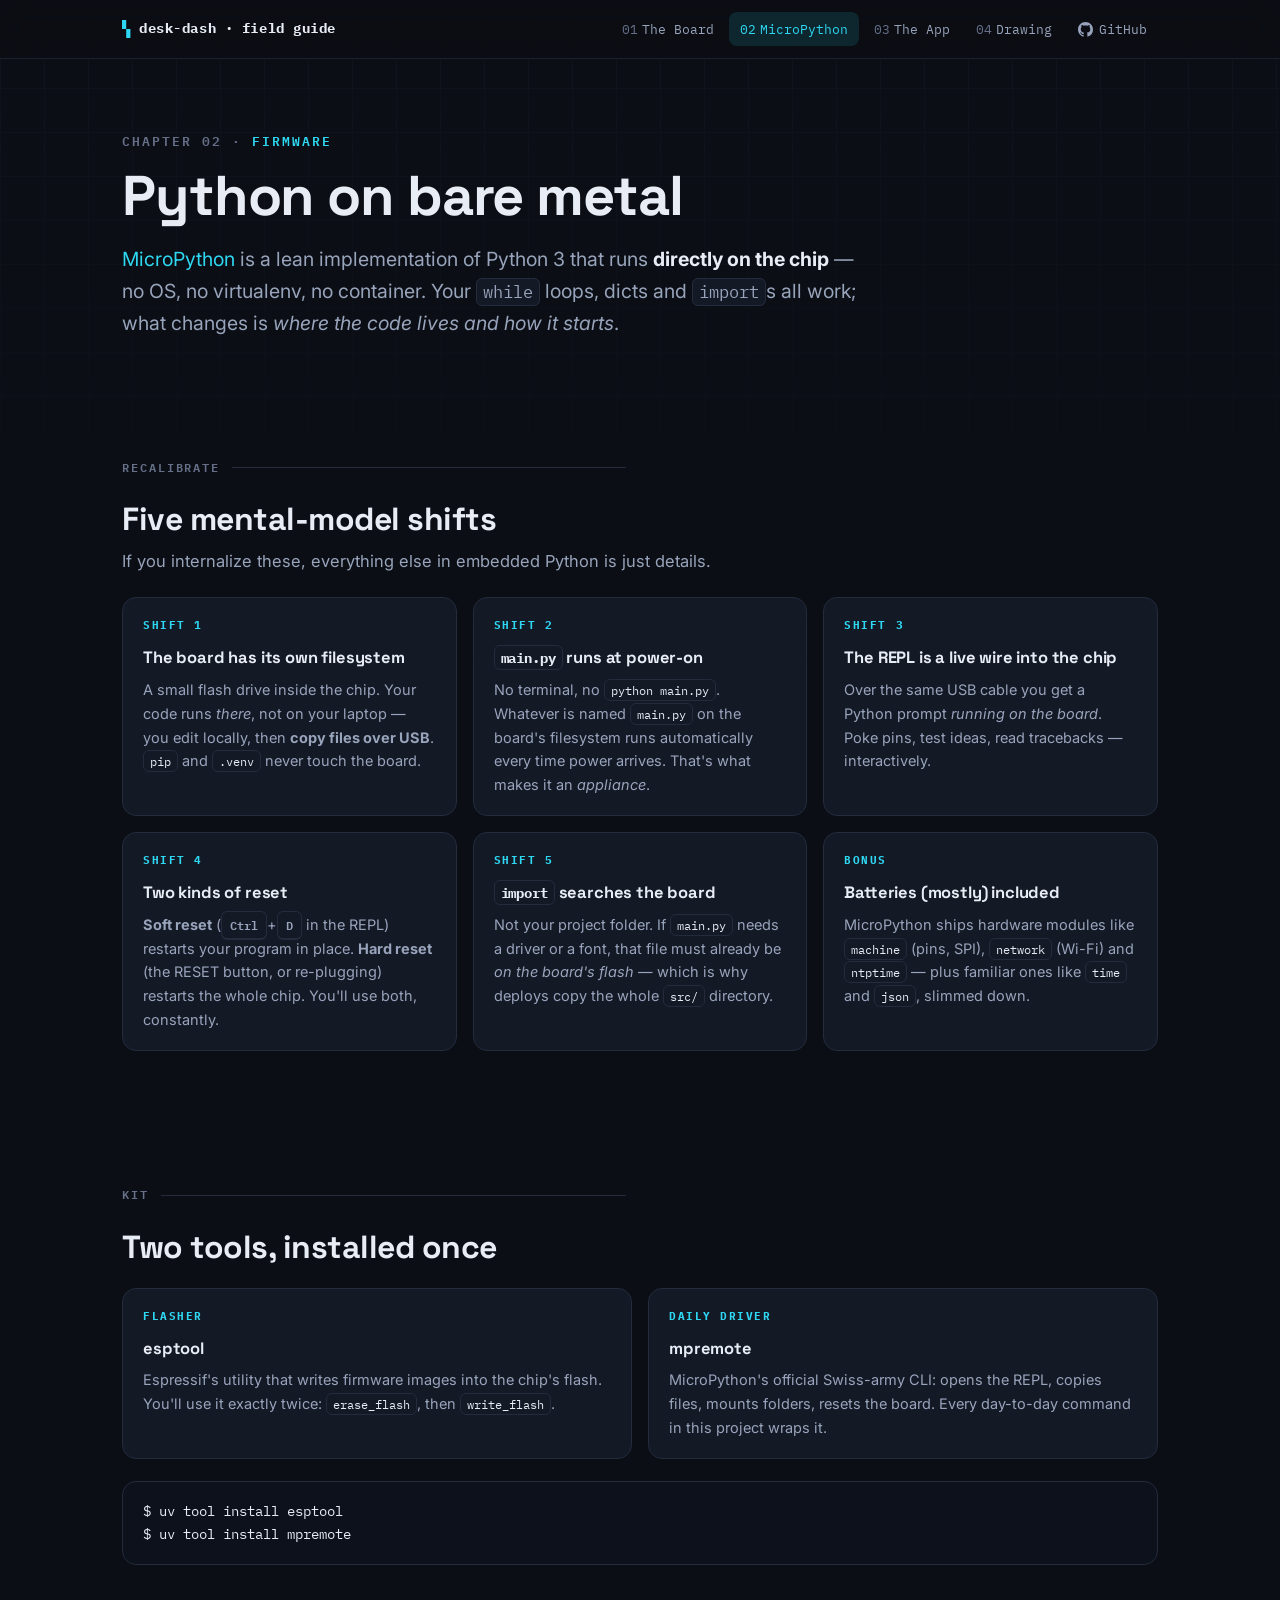
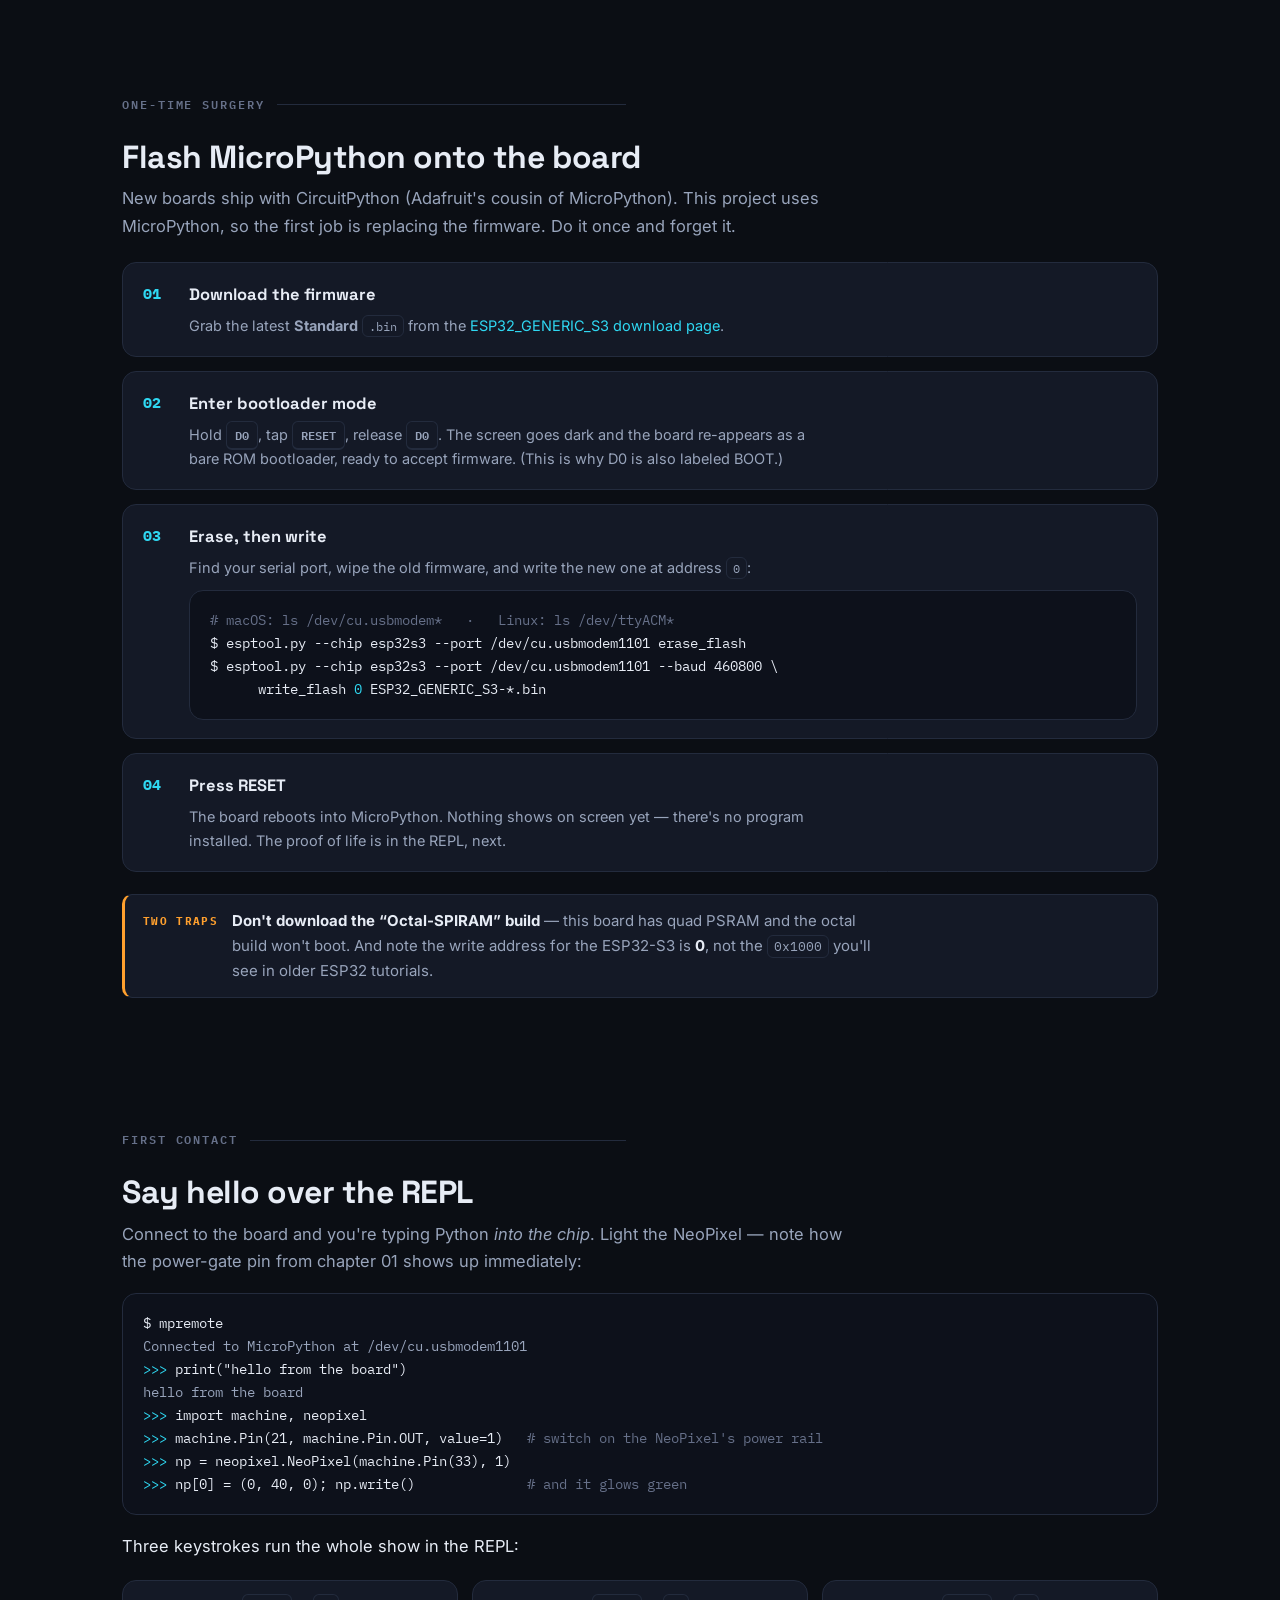
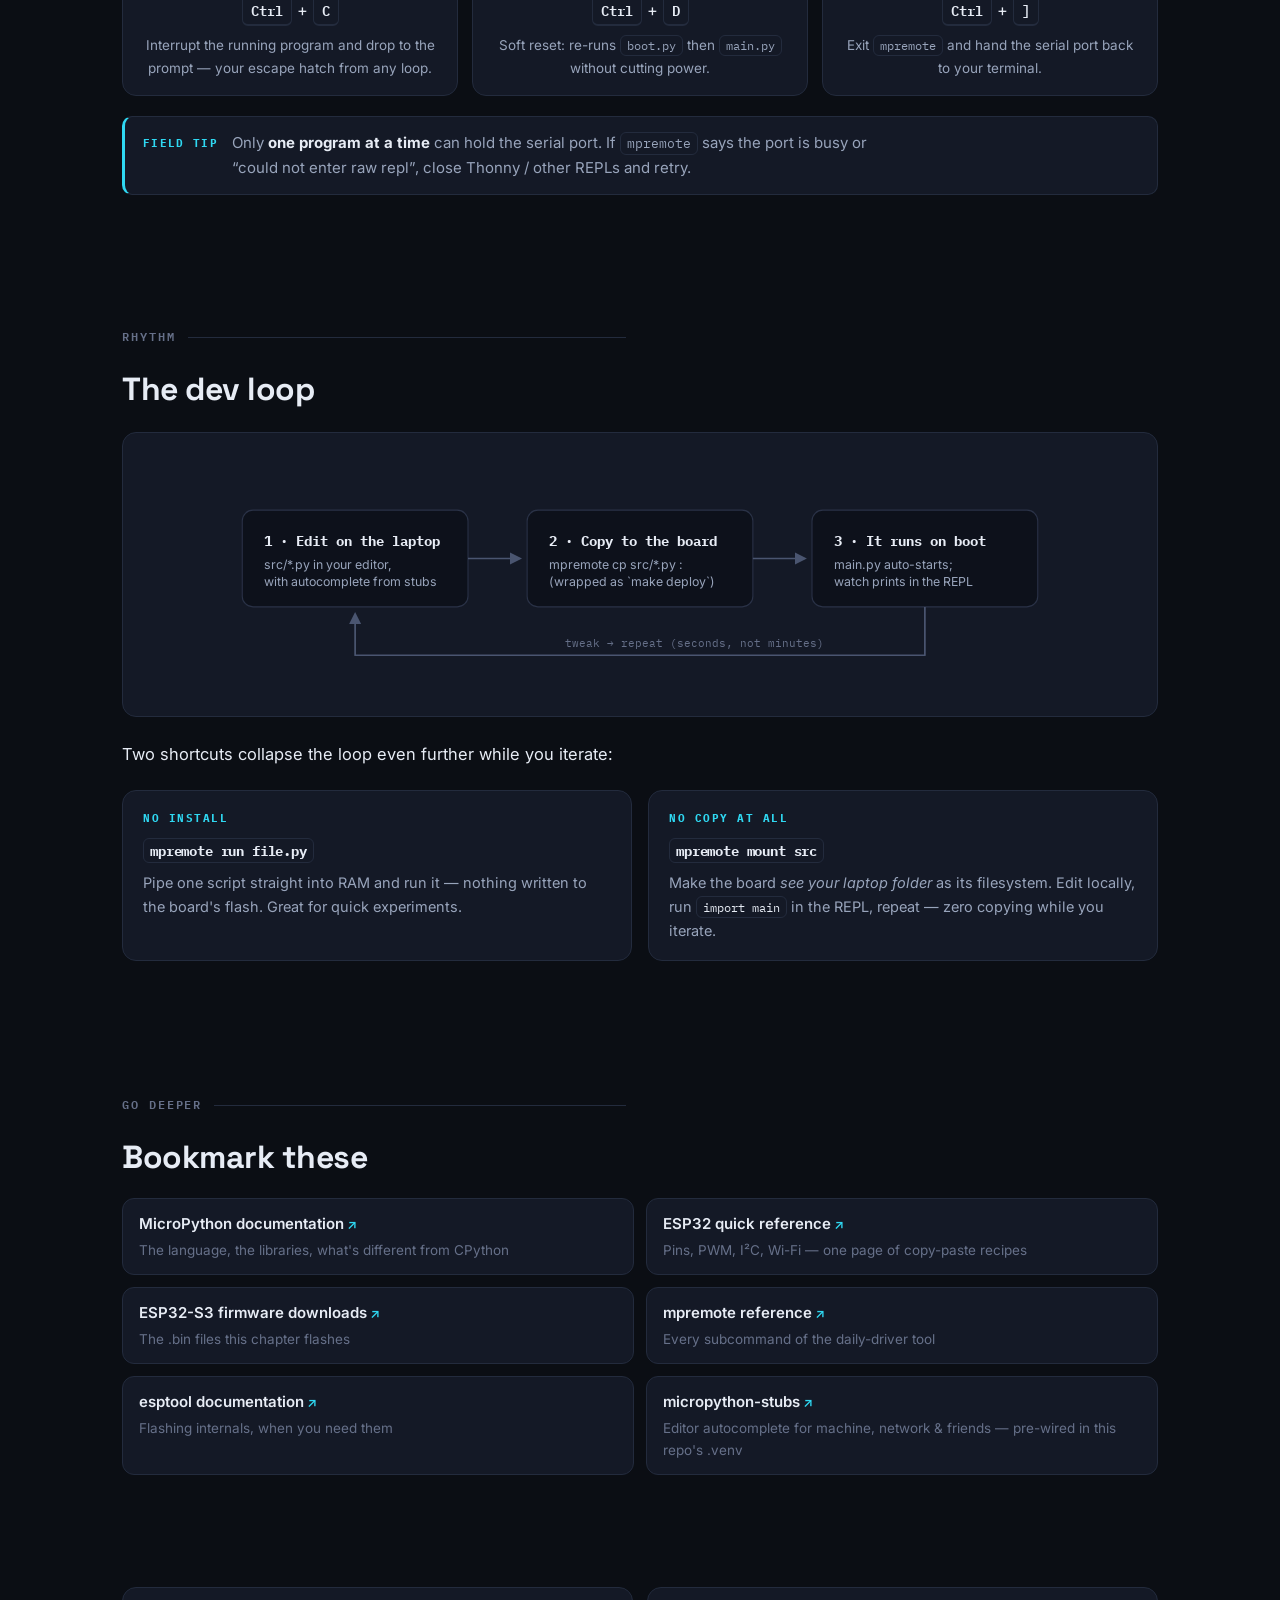
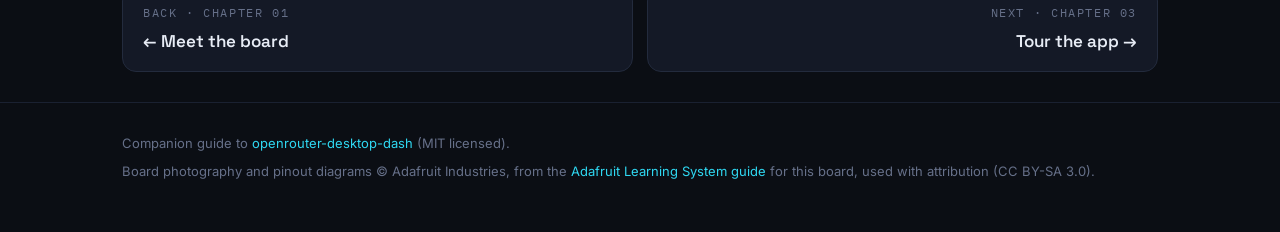
<file: docs/micropython.html>
<!DOCTYPE html>
<html lang="en">
<head>
<meta charset="utf-8">
<meta name="viewport" content="width=device-width, initial-scale=1">
<title>02 · Python on bare metal — Desk Dash field guide</title>
<meta name="description" content="MicroPython for people who already know Python: the mental model, flashing the firmware, the REPL, and the edit-deploy loop on the ESP32-S3 Reverse TFT Feather.">
<link rel="icon" href="data:image/svg+xml,%3Csvg xmlns='http://www.w3.org/2000/svg' viewBox='0 0 16 16'%3E%3Crect width='16' height='16' rx='3' fill='%230b0e14'/%3E%3Crect x='2' y='3' width='12' height='8' rx='1' fill='%232fd8f2'/%3E%3Ccircle cx='5' cy='13.5' r='1' fill='%23667089'/%3E%3Ccircle cx='8' cy='13.5' r='1' fill='%23667089'/%3E%3Ccircle cx='11' cy='13.5' r='1' fill='%23667089'/%3E%3C/svg%3E">
<link rel="preconnect" href="https://fonts.googleapis.com">
<link rel="preconnect" href="https://fonts.gstatic.com" crossorigin>
<link href="https://fonts.googleapis.com/css2?family=IBM+Plex+Mono:wght@400;600;700&family=Inter:wght@400;500;600;700&family=Space+Grotesk:wght@500;600;700&display=swap" rel="stylesheet">
<link rel="stylesheet" href="assets/style.css">
</head>
<body>

<nav class="nav">
  <div class="wrap">
    <a class="nav-logo" href="index.html"><span class="tick">▚</span> desk-dash<span class="logo-sub"> · field guide</span></a>
    <div class="nav-links">
      <a href="board.html"><span class="n">01</span><span class="label">The Board</span></a>
      <a class="active" href="micropython.html"><span class="n">02</span><span class="label">MicroPython</span></a>
      <a href="app.html"><span class="n">03</span><span class="label">The App</span></a>
      <a href="drawing.html"><span class="n">04</span><span class="label">Drawing</span></a>
      <a class="nav-gh" href="https://github.com/AlteredCraft/openrouter-desktop-dash" title="Source on GitHub">
        <svg viewBox="0 0 16 16" aria-hidden="true"><path d="M8 0C3.58 0 0 3.58 0 8c0 3.54 2.29 6.53 5.47 7.59.4.07.55-.17.55-.38 0-.19-.01-.82-.01-1.49-2.01.37-2.53-.49-2.69-.94-.09-.23-.48-.94-.82-1.13-.28-.15-.68-.52-.01-.53.63-.01 1.08.58 1.23.82.72 1.21 1.87.87 2.33.66.07-.52.28-.87.51-1.07-1.78-.2-3.64-.89-3.64-3.95 0-.87.31-1.59.82-2.15-.08-.2-.36-1.02.08-2.12 0 0 .67-.21 2.2.82.64-.18 1.32-.27 2-.27s1.36.09 2 .27c1.53-1.04 2.2-.82 2.2-.82.44 1.1.16 1.92.08 2.12.51.56.82 1.27.82 2.15 0 3.07-1.87 3.75-3.65 3.95.29.25.54.73.54 1.48 0 1.07-.01 1.93-.01 2.2 0 .21.15.46.55.38A8.01 8.01 0 0 0 16 8c0-4.42-3.58-8-8-8z"/></svg>
        <span class="label">GitHub</span>
      </a>
    </div>
  </div>
</nav>

<header class="hero">
  <div class="wrap">
    <p class="kicker"><span class="chnum">Chapter 02 ·</span> Firmware</p>
    <h1>Python on bare metal</h1>
    <p class="lede"><a href="https://micropython.org">MicroPython</a> is a lean implementation of
    Python 3 that runs <b>directly on the chip</b> — no OS, no virtualenv, no container.
    Your <code>while</code> loops, dicts and <code>import</code>s all work; what changes is
    <em>where the code lives and how it starts</em>.</p>
  </div>
</header>

<main class="wrap">

  <section>
    <p class="section-kicker">Recalibrate</p>
    <h2>Five mental-model shifts</h2>
    <p class="mute">If you internalize these, everything else in embedded Python is just details.</p>
    <div class="grid cols-3">
      <div class="card"><span class="ic">Shift 1</span><h4>The board has its own filesystem</h4>
        <p>A small flash drive inside the chip. Your code runs <em>there</em>, not on your laptop —
        you edit locally, then <b>copy files over USB</b>. <code>pip</code> and <code>.venv</code>
        never touch the board.</p></div>
      <div class="card"><span class="ic">Shift 2</span><h4><code>main.py</code> runs at power-on</h4>
        <p>No terminal, no <code>python main.py</code>. Whatever is named <code>main.py</code> on the
        board's filesystem runs automatically every time power arrives. That's what makes it an
        <em>appliance</em>.</p></div>
      <div class="card"><span class="ic">Shift 3</span><h4>The REPL is a live wire into the chip</h4>
        <p>Over the same USB cable you get a Python prompt <em>running on the board</em>. Poke pins,
        test ideas, read tracebacks — interactively.</p></div>
      <div class="card"><span class="ic">Shift 4</span><h4>Two kinds of reset</h4>
        <p><b>Soft reset</b> (<kbd>Ctrl</kbd>+<kbd>D</kbd> in the REPL) restarts your program in place.
        <b>Hard reset</b> (the RESET button, or re-plugging) restarts the whole chip. You'll use both,
        constantly.</p></div>
      <div class="card"><span class="ic">Shift 5</span><h4><code>import</code> searches the board</h4>
        <p>Not your project folder. If <code>main.py</code> needs a driver or a font, that file must
        already be <em>on the board's flash</em> — which is why deploys copy the whole
        <code>src/</code> directory.</p></div>
      <div class="card"><span class="ic">Bonus</span><h4>Batteries (mostly) included</h4>
        <p>MicroPython ships hardware modules like <code>machine</code> (pins, SPI),
        <code>network</code> (Wi-Fi) and <code>ntptime</code> — plus familiar ones like
        <code>time</code> and <code>json</code>, slimmed down.</p></div>
    </div>
  </section>

  <section>
    <p class="section-kicker">Kit</p>
    <h2>Two tools, installed once</h2>
    <div class="grid cols-2">
      <div class="card"><span class="ic">Flasher</span><h4>esptool</h4>
        <p>Espressif's utility that writes firmware images into the chip's flash. You'll use it
        exactly twice: <code>erase_flash</code>, then <code>write_flash</code>.</p></div>
      <div class="card"><span class="ic">Daily driver</span><h4>mpremote</h4>
        <p>MicroPython's official Swiss-army CLI: opens the REPL, copies files, mounts folders,
        resets the board. Every day-to-day command in this project wraps it.</p></div>
    </div>
<pre><code>$ uv tool install esptool
$ uv tool install mpremote</code></pre>
  </section>

  <section>
    <p class="section-kicker">One-time surgery</p>
    <h2>Flash MicroPython onto the board</h2>
    <p class="mute">New boards ship with CircuitPython (Adafruit's cousin of MicroPython). This
    project uses MicroPython, so the first job is replacing the firmware. Do it once and forget it.</p>

    <div class="steps">
      <div class="step">
        <h4>Download the firmware</h4>
        <p>Grab the latest <b>Standard</b> <code>.bin</code> from the
        <a href="https://micropython.org/download/ESP32_GENERIC_S3/">ESP32_GENERIC_S3 download page</a>.</p>
      </div>
      <div class="step">
        <h4>Enter bootloader mode</h4>
        <p>Hold <kbd>D0</kbd>, tap <kbd>RESET</kbd>, release <kbd>D0</kbd>. The screen goes dark and
        the board re-appears as a bare ROM bootloader, ready to accept firmware. (This is why D0 is
        also labeled BOOT.)</p>
      </div>
      <div class="step">
        <h4>Erase, then write</h4>
        <p>Find your serial port, wipe the old firmware, and write the new one at address
        <code>0</code>:</p>
<pre><code><span class="c"># macOS: ls /dev/cu.usbmodem*   ·   Linux: ls /dev/ttyACM*</span>
$ esptool.py --chip esp32s3 --port /dev/cu.usbmodem1101 erase_flash
$ esptool.py --chip esp32s3 --port /dev/cu.usbmodem1101 --baud 460800 \
      write_flash <span class="p">0</span> ESP32_GENERIC_S3-*.bin</code></pre>
      </div>
      <div class="step">
        <h4>Press RESET</h4>
        <p>The board reboots into MicroPython. Nothing shows on screen yet — there's no program
        installed. The proof of life is in the REPL, next.</p>
      </div>
    </div>

    <div class="callout warn">
      <span class="sign">Two traps</span>
      <p><b>Don't download the “Octal-SPIRAM” build</b> — this board has quad PSRAM and the octal
      build won't boot. And note the write address for the ESP32-S3 is <b>0</b>, not the
      <code>0x1000</code> you'll see in older ESP32 tutorials.</p>
    </div>
  </section>

  <section>
    <p class="section-kicker">First contact</p>
    <h2>Say hello over the REPL</h2>
    <p class="mute">Connect to the board and you're typing Python <em>into the chip</em>. Light the
    NeoPixel — note how the power-gate pin from chapter 01 shows up immediately:</p>

<pre><code>$ mpremote
<span class="o">Connected to MicroPython at /dev/cu.usbmodem1101</span>
<span class="p">&gt;&gt;&gt;</span> print("hello from the board")
<span class="o">hello from the board</span>
<span class="p">&gt;&gt;&gt;</span> import machine, neopixel
<span class="p">&gt;&gt;&gt;</span> machine.Pin(21, machine.Pin.OUT, value=1)   <span class="c"># switch on the NeoPixel's power rail</span>
<span class="p">&gt;&gt;&gt;</span> np = neopixel.NeoPixel(machine.Pin(33), 1)
<span class="p">&gt;&gt;&gt;</span> np[0] = (0, 40, 0); np.write()              <span class="c"># and it glows green</span></code></pre>

    <p>Three keystrokes run the whole show in the REPL:</p>
    <div class="keys">
      <div class="key-card"><kbd>Ctrl</kbd> + <kbd>C</kbd><p>Interrupt the running program and drop
        to the prompt — your escape hatch from any loop.</p></div>
      <div class="key-card"><kbd>Ctrl</kbd> + <kbd>D</kbd><p>Soft reset: re-runs <code>boot.py</code>
        then <code>main.py</code> without cutting power.</p></div>
      <div class="key-card"><kbd>Ctrl</kbd> + <kbd>]</kbd><p>Exit <code>mpremote</code> and hand the
        serial port back to your terminal.</p></div>
    </div>

    <div class="callout">
      <span class="sign">Field tip</span>
      <p>Only <b>one program at a time</b> can hold the serial port. If <code>mpremote</code> says the
      port is busy or “could not enter raw repl”, close Thonny / other REPLs and retry.</p>
    </div>
  </section>

  <section>
    <p class="section-kicker">Rhythm</p>
    <h2>The dev loop</h2>
    <div class="diagram wide">
      <svg viewBox="0 0 800 230" role="img" aria-label="The development loop: edit on the laptop, copy to the board, the board runs it on boot, repeat">
        <defs>
          <marker id="arr" viewBox="0 0 10 10" refX="8" refY="5" markerWidth="7" markerHeight="7" orient="auto-start-reverse">
            <path d="M0 0 L10 5 L0 10 z" fill="#4a5570"/>
          </marker>
        </defs>
        <rect class="dg-box" x="30" y="55" width="210" height="90" rx="10"/>
        <text class="dg-title" x="50" y="88">1 · Edit on the laptop</text>
        <text class="dg-sub" x="50" y="110">src/*.py in your editor,</text>
        <text class="dg-sub" x="50" y="126">with autocomplete from stubs</text>

        <rect class="dg-box" x="295" y="55" width="210" height="90" rx="10"/>
        <text class="dg-title" x="315" y="88">2 · Copy to the board</text>
        <text class="dg-sub" x="315" y="110">mpremote cp src/*.py :</text>
        <text class="dg-sub" x="315" y="126">(wrapped as `make deploy`)</text>

        <rect class="dg-box" x="560" y="55" width="210" height="90" rx="10"/>
        <text class="dg-title" x="580" y="88">3 · It runs on boot</text>
        <text class="dg-sub" x="580" y="110">main.py auto-starts;</text>
        <text class="dg-sub" x="580" y="126">watch prints in the REPL</text>

        <line class="dg-arrow" x1="240" y1="100" x2="288" y2="100"/>
        <line class="dg-arrow" x1="505" y1="100" x2="553" y2="100"/>
        <path class="dg-arrow" d="M665 145 L665 190 L135 190 L135 152" stroke-linejoin="round"/>
        <text class="dg-alabel" x="330" y="182">tweak → repeat (seconds, not minutes)</text>
      </svg>
    </div>
    <p>Two shortcuts collapse the loop even further while you iterate:</p>
    <div class="grid cols-2">
      <div class="card"><span class="ic">No install</span><h4><code>mpremote run file.py</code></h4>
        <p>Pipe one script straight into RAM and run it — nothing written to the board's flash.
        Great for quick experiments.</p></div>
      <div class="card"><span class="ic">No copy at all</span><h4><code>mpremote mount src</code></h4>
        <p>Make the board <em>see your laptop folder</em> as its filesystem. Edit locally, run
        <code>import main</code> in the REPL, repeat — zero copying while you iterate.</p></div>
    </div>
  </section>

  <section>
    <p class="section-kicker">Go deeper</p>
    <h2>Bookmark these</h2>
    <div class="resources">
      <a class="res" href="https://docs.micropython.org/"><span class="t">MicroPython documentation</span><span class="d">The language, the libraries, what's different from CPython</span></a>
      <a class="res" href="https://docs.micropython.org/en/latest/esp32/quickref.html"><span class="t">ESP32 quick reference</span><span class="d">Pins, PWM, I²C, Wi-Fi — one page of copy-paste recipes</span></a>
      <a class="res" href="https://micropython.org/download/ESP32_GENERIC_S3/"><span class="t">ESP32-S3 firmware downloads</span><span class="d">The .bin files this chapter flashes</span></a>
      <a class="res" href="https://docs.micropython.org/en/latest/reference/mpremote.html"><span class="t">mpremote reference</span><span class="d">Every subcommand of the daily-driver tool</span></a>
      <a class="res" href="https://docs.espressif.com/projects/esptool/"><span class="t">esptool documentation</span><span class="d">Flashing internals, when you need them</span></a>
      <a class="res" href="https://github.com/Josverl/micropython-stubs"><span class="t">micropython-stubs</span><span class="d">Editor autocomplete for machine, network &amp; friends — pre-wired in this repo's .venv</span></a>
    </div>
  </section>

  <div class="pager">
    <a href="board.html"><span class="dir">Back · Chapter 01</span><span class="to">← Meet the board</span></a>
    <a class="next" href="app.html"><span class="dir">Next · Chapter 03</span><span class="to">Tour the app →</span></a>
  </div>

</main>

<footer>
  <div class="wrap">
    <p>Companion guide to <a href="https://github.com/AlteredCraft/openrouter-desktop-dash">openrouter-desktop-dash</a> (MIT licensed).</p>
    <p>Board photography and pinout diagrams © Adafruit Industries, from the
    <a href="https://learn.adafruit.com/esp32-s3-reverse-tft-feather">Adafruit Learning System guide</a>
    for this board, used with attribution (CC BY-SA 3.0).</p>
  </div>
</footer>

</body>
</html>
</file>
<file: docs/assets/style.css>
/* ---------------------------------------------------------------------------
   Field-guide stylesheet for the openrouter-desktop-dash docs site.
   Dark "electronics lab" theme; accent colors mirror the dash itself
   (cyan values, green -> orange -> red budget bar).
--------------------------------------------------------------------------- */

:root {
  color-scheme: dark;
  --bg: #0b0e14;
  --bg-raise: #11151f;
  --bg-panel: #141926;
  --line: #232b3d;
  --line-soft: #1a2131;
  --ink: #e7ecf5;
  --ink-mute: #98a4bb;
  --ink-faint: #667089;
  --cyan: #2fd8f2;
  --cyan-soft: rgba(47, 216, 242, 0.12);
  --green: #34d97b;
  --orange: #ffa02e;
  --red: #ff5d5d;
  --yellow: #f5d34c;
  --mono: "IBM Plex Mono", ui-monospace, SFMono-Regular, Menlo, Consolas, monospace;
  --sans: "Inter", system-ui, -apple-system, "Segoe UI", Roboto, sans-serif;
  --display: "Space Grotesk", var(--sans);
  --radius: 14px;
  --wrap: 1080px;
}

* { box-sizing: border-box; }

html {
  scroll-behavior: smooth;
  -webkit-text-size-adjust: 100%;  /* keep iOS Safari from inflating text when zoomed out */
  text-size-adjust: 100%;
}

body {
  margin: 0;
  background: var(--bg);
  color: var(--ink);
  font-family: var(--sans);
  font-size: 16.5px;
  line-height: 1.65;
  -webkit-font-smoothing: antialiased;
}

/* subtle blueprint grid behind everything */
body::before {
  content: "";
  position: fixed;
  inset: 0;
  pointer-events: none;
  background-image:
    linear-gradient(var(--line-soft) 1px, transparent 1px),
    linear-gradient(90deg, var(--line-soft) 1px, transparent 1px);
  background-size: 44px 44px;
  opacity: 0.35;
  mask-image: linear-gradient(#000 0%, transparent 42rem);
  -webkit-mask-image: linear-gradient(#000 0%, transparent 42rem);
}

a { color: var(--cyan); text-decoration: none; }
a:hover { text-decoration: underline; text-underline-offset: 3px; }

/* height:auto keeps the width/height attributes as an aspect-ratio hint without
   pinning the rendered height — otherwise narrow viewports stretch photos vertically */
img { max-width: 100%; height: auto; display: block; border-radius: calc(var(--radius) - 4px); }

.wrap { max-width: var(--wrap); margin: 0 auto; padding: 0 22px; position: relative; }

/* ------------------------------------------------------------------ nav -- */

.nav {
  position: sticky;
  top: 0;
  z-index: 50;
  backdrop-filter: blur(12px);
  background: rgba(11, 14, 20, 0.82);
  border-bottom: 1px solid var(--line-soft);
}

.nav .wrap {
  display: flex;
  align-items: center;
  gap: 18px;
  height: 58px;
}

.nav-logo {
  font-family: var(--mono);
  font-weight: 700;
  font-size: 14px;
  letter-spacing: 0.04em;
  color: var(--ink);
  white-space: nowrap;
}
.nav-logo:hover { text-decoration: none; color: var(--cyan); }
.nav-logo .tick { color: var(--cyan); }

.nav-links {
  display: flex;
  gap: 4px;
  margin-left: auto;
  font-family: var(--mono);
  font-size: 12.5px;
}

.nav-links a {
  color: var(--ink-mute);
  padding: 7px 11px;
  border-radius: 8px;
  white-space: nowrap;
}
.nav-links a:hover { color: var(--ink); background: var(--bg-panel); text-decoration: none; }
.nav-links a.active { color: var(--cyan); background: var(--cyan-soft); }
.nav-links a .n { color: var(--ink-faint); margin-right: 4px; }
.nav-links a.active .n { color: var(--cyan); }

.nav-gh { display: inline-flex; align-items: center; gap: 6px; }
.nav-gh svg { width: 15px; height: 15px; fill: currentColor; }

@media (max-width: 720px) {
  .nav-links a span.label { display: none; }        /* collapse to numbers */
  .nav-links a.nav-gh span.label { display: none; }
}
@media (max-width: 480px) {
  .nav-logo .logo-sub { display: none; }            /* just "desk-dash" on small phones */
  .nav .wrap { gap: 12px; }
  .nav-links { gap: 2px; }
  .nav-links a { padding: 7px 9px; }
}

/* ----------------------------------------------------------------- hero -- */

.hero { padding: 72px 0 40px; position: relative; }

.kicker {
  font-family: var(--mono);
  font-size: 12.5px;
  font-weight: 600;
  letter-spacing: 0.16em;
  text-transform: uppercase;
  color: var(--cyan);
  margin: 0 0 14px;
}
.kicker .chnum { color: var(--ink-faint); }

h1 {
  font-family: var(--display);
  font-size: clamp(34px, 5.2vw, 56px);
  line-height: 1.06;
  letter-spacing: -0.02em;
  margin: 0 0 18px;
}

.lede {
  font-size: clamp(17px, 2vw, 19.5px);
  color: var(--ink-mute);
  max-width: 62ch;
  margin: 0;
}
.lede strong, .lede b { color: var(--ink); }

/* ------------------------------------------------------------- sections -- */

section { padding: 34px 0; }

h2 {
  font-family: var(--display);
  font-size: clamp(24px, 3vw, 32px);
  letter-spacing: -0.015em;
  line-height: 1.15;
  margin: 26px 0 10px;
}

h3 {
  font-family: var(--display);
  font-size: 20px;
  margin: 26px 0 8px;
}

p { margin: 0 0 16px; max-width: 72ch; }
p.mute, .mute { color: var(--ink-mute); }

.section-kicker {
  font-family: var(--mono);
  font-size: 12px;
  font-weight: 600;
  letter-spacing: 0.16em;
  text-transform: uppercase;
  color: var(--ink-faint);
  margin: 44px 0 -2px;
  display: flex;
  align-items: center;
  gap: 12px;
}
.section-kicker::after { content: ""; height: 1px; flex: 1; background: var(--line); }

hr { border: 0; border-top: 1px solid var(--line); margin: 44px 0; }

/* ---------------------------------------------------------------- cards -- */

/* minmax(0, 1fr) everywhere: a plain 1fr track refuses to shrink below its content's
   min-width, so a wide <pre> inside a cell would push the whole page wider than the
   phone screen instead of scrolling inside its own box */
.grid { display: grid; gap: 16px; margin: 22px 0; }
.grid.cols-2 { grid-template-columns: repeat(2, minmax(0, 1fr)); }
.grid.cols-3 { grid-template-columns: repeat(3, minmax(0, 1fr)); }
.grid.cols-4 { grid-template-columns: repeat(4, minmax(0, 1fr)); }
@media (max-width: 900px) {
  .grid.cols-3, .grid.cols-4 { grid-template-columns: repeat(2, minmax(0, 1fr)); }
}
@media (max-width: 600px) {
  .grid.cols-2, .grid.cols-3, .grid.cols-4 { grid-template-columns: minmax(0, 1fr); }
}

.card {
  background: var(--bg-panel);
  border: 1px solid var(--line);
  border-radius: var(--radius);
  padding: 18px 20px;
}
.card h4 {
  margin: 0 0 6px;
  font-family: var(--display);
  font-size: 16.5px;
  letter-spacing: -0.01em;
}
.card p { font-size: 14.5px; color: var(--ink-mute); margin: 0; }
.card .ic {
  font-family: var(--mono);
  font-size: 11px;
  font-weight: 700;
  letter-spacing: 0.14em;
  text-transform: uppercase;
  color: var(--cyan);
  display: block;
  margin-bottom: 10px;
}
.card code { color: var(--ink); }

/* spec tiles (chapter 1) */
.spec {
  background: var(--bg-panel);
  border: 1px solid var(--line);
  border-radius: var(--radius);
  padding: 16px 18px;
}
.spec .v {
  font-family: var(--display);
  font-size: 21px;
  font-weight: 600;
  letter-spacing: -0.01em;
  display: block;
}
.spec .k {
  font-family: var(--mono);
  font-size: 11.5px;
  letter-spacing: 0.1em;
  text-transform: uppercase;
  color: var(--ink-faint);
  display: block;
  margin-top: 4px;
}

/* ---------------------------------------------------------------- media -- */

figure { margin: 26px 0; }
figure.panel {
  background: var(--bg-panel);
  border: 1px solid var(--line);
  border-radius: var(--radius);
  padding: 14px;
}
figure.panel img { width: 100%; }
figcaption {
  font-family: var(--mono);
  font-size: 12.5px;
  color: var(--ink-faint);
  padding: 12px 4px 2px;
  line-height: 1.55;
}
figcaption b { color: var(--ink-mute); font-weight: 600; }

.gallery { display: grid; grid-template-columns: repeat(2, minmax(0, 1fr)); gap: 16px; margin: 22px 0; }
@media (max-width: 700px) { .gallery { grid-template-columns: minmax(0, 1fr); } }
.gallery figure { margin: 0; }

.split { display: grid; grid-template-columns: minmax(0, 1.1fr) minmax(0, 0.9fr); gap: 30px; align-items: center; margin: 26px 0; }
@media (max-width: 820px) { .split { grid-template-columns: minmax(0, 1fr); } }

/* ----------------------------------------------------------------- code -- */

pre, code, kbd { font-family: var(--mono); }

code {
  font-size: 0.86em;
  background: var(--bg-panel);
  border: 1px solid var(--line);
  border-radius: 6px;
  padding: 2px 6px;
}

pre {
  background: #0d111b;
  border: 1px solid var(--line);
  border-radius: var(--radius);
  padding: 18px 20px;
  overflow-x: auto;
  font-size: 13.5px;
  line-height: 1.7;
  margin: 18px 0;
}
pre code { background: none; border: 0; padding: 0; font-size: inherit; }

pre .c  { color: var(--ink-faint); }            /* comment */
pre .p  { color: var(--cyan); }                 /* prompt / emphasis */
pre .s  { color: var(--green); }                /* string */
pre .o  { color: var(--ink-mute); }             /* output */
pre .k  { color: var(--orange); }               /* keyword-ish */

kbd {
  font-size: 12px;
  font-weight: 600;
  background: var(--bg-panel);
  border: 1px solid var(--line);
  border-bottom-width: 2.5px;
  border-radius: 6px;
  padding: 3px 8px;
  white-space: nowrap;
}

/* ------------------------------------------------------------- callouts -- */

.callout {
  display: flex;
  gap: 14px;
  background: var(--bg-panel);
  border: 1px solid var(--line);
  border-left: 3px solid var(--cyan);
  border-radius: 10px;
  padding: 14px 18px;
  margin: 20px 0;
  font-size: 15px;
  color: var(--ink-mute);
}
.callout.warn { border-left-color: var(--orange); }
.callout.danger { border-left-color: var(--red); }
.callout .sign {
  font-family: var(--mono);
  font-weight: 700;
  font-size: 11px;
  letter-spacing: 0.12em;
  text-transform: uppercase;
  color: var(--cyan);
  padding-top: 3px;
  white-space: nowrap;
}
.callout.warn .sign { color: var(--orange); }
.callout.danger .sign { color: var(--red); }
.callout p { margin: 0; }
.callout b { color: var(--ink); }

/* --------------------------------------------------------------- tables -- */

.table-scroll { overflow-x: auto; margin: 20px 0; border: 1px solid var(--line); border-radius: var(--radius); }
table { border-collapse: collapse; width: 100%; font-size: 14.5px; }
th, td { text-align: left; padding: 10px 16px; border-bottom: 1px solid var(--line-soft); }
th {
  font-family: var(--mono);
  font-size: 11.5px;
  letter-spacing: 0.12em;
  text-transform: uppercase;
  color: var(--ink-faint);
  background: var(--bg-panel);
}
tr:last-child td { border-bottom: 0; }
td code { white-space: nowrap; }
td.num, th.num { font-family: var(--mono); }

/* ------------------------------------------------------------ resources -- */

.resources { display: grid; grid-template-columns: repeat(2, minmax(0, 1fr)); gap: 12px; margin: 22px 0; }
@media (max-width: 700px) { .resources { grid-template-columns: minmax(0, 1fr); } }

.res {
  display: block;
  background: var(--bg-panel);
  border: 1px solid var(--line);
  border-radius: 12px;
  padding: 13px 16px;
  color: var(--ink);
  transition: border-color 0.15s ease, transform 0.15s ease;
}
.res:hover { border-color: var(--cyan); text-decoration: none; transform: translateY(-1px); }
.res .t { font-weight: 600; font-size: 15px; display: block; }
.res .t::after { content: " ↗"; color: var(--cyan); font-size: 13px; }
.res .d { font-size: 13.5px; color: var(--ink-faint); display: block; margin-top: 2px; }

/* ------------------------------------------------------- chapter covers -- */

.chapters { display: grid; grid-template-columns: repeat(2, minmax(0, 1fr)); gap: 18px; margin: 26px 0; }
@media (max-width: 860px) { .chapters { grid-template-columns: minmax(0, 1fr); } }

.chapter-card {
  display: flex;
  flex-direction: column;
  background: var(--bg-panel);
  border: 1px solid var(--line);
  border-radius: var(--radius);
  overflow: hidden;
  color: var(--ink);
  transition: border-color 0.15s ease, transform 0.15s ease;
}
.chapter-card:hover { border-color: var(--cyan); text-decoration: none; transform: translateY(-2px); }
.chapter-card img { border-radius: 0; aspect-ratio: 16 / 9.5; object-fit: cover; }
.chapter-card .body { padding: 18px 20px 20px; }
.chapter-card .num {
  font-family: var(--mono);
  font-size: 12px;
  font-weight: 700;
  letter-spacing: 0.16em;
  color: var(--cyan);
}
.chapter-card h3 { margin: 6px 0 6px; font-size: 20px; }
.chapter-card p { font-size: 14px; color: var(--ink-mute); margin: 0; }
.chapter-card .go { margin-top: 12px; font-family: var(--mono); font-size: 12.5px; color: var(--cyan); }

/* ---------------------------------------------------------------- pager -- */

.pager {
  display: grid;
  grid-template-columns: repeat(2, minmax(0, 1fr));
  gap: 14px;
  margin: 56px 0 26px;
}
.pager a {
  background: var(--bg-panel);
  border: 1px solid var(--line);
  border-radius: var(--radius);
  padding: 16px 20px;
  color: var(--ink);
  transition: border-color 0.15s ease;
}
.pager a:hover { border-color: var(--cyan); text-decoration: none; }
.pager .dir { font-family: var(--mono); font-size: 11.5px; letter-spacing: 0.14em; text-transform: uppercase; color: var(--ink-faint); display: block; }
.pager .to { font-family: var(--display); font-weight: 600; font-size: 17px; margin-top: 4px; display: block; }
.pager .next { text-align: right; grid-column: 2; }

/* --------------------------------------------------------------- footer -- */

footer {
  border-top: 1px solid var(--line-soft);
  margin-top: 30px;
  padding: 30px 0 44px;
  font-size: 13px;
  color: var(--ink-faint);
}
footer p { max-width: none; margin: 0 0 6px; }

/* -------------------------------------------------------------- buttons -- */

.cta-row { display: flex; flex-wrap: wrap; gap: 12px; margin: 28px 0 6px; }

.btn {
  display: inline-flex;
  align-items: center;
  gap: 8px;
  font-family: var(--mono);
  font-size: 13.5px;
  font-weight: 600;
  padding: 11px 20px;
  border-radius: 10px;
  border: 1px solid var(--line);
  color: var(--ink);
  background: var(--bg-panel);
  transition: border-color 0.15s ease, transform 0.15s ease;
}
.btn:hover { text-decoration: none; transform: translateY(-1px); border-color: var(--ink-faint); }
.btn.primary { background: var(--cyan); border-color: var(--cyan); color: #06232b; }
.btn.primary:hover { border-color: var(--cyan); filter: brightness(1.08); }

/* --------------------------------------------------- TFT device mockups -- */

.device {
  background: linear-gradient(160deg, #191d27, #10131b);
  border: 1px solid var(--line);
  border-radius: 20px;
  padding: 22px 22px 14px;
  max-width: 520px;
  box-shadow: 0 18px 50px rgba(0, 0, 0, 0.45);
}
.device.small { max-width: 420px; }
.device .screen {
  background: #000;
  border-radius: 8px;
  border: 1px solid #262c3a;
  overflow: hidden;
}
.device svg { display: block; width: 100%; height: auto; }
.device .btn-row {
  display: flex;
  justify-content: center;
  gap: 64px;
  padding: 13px 0 4px;
}
.device .btn-row span {
  font-family: var(--mono);
  font-size: 10px;
  letter-spacing: 0.1em;
  color: var(--ink-faint);
  display: flex;
  flex-direction: column;
  align-items: center;
  gap: 5px;
}
.device .btn-row span::before {
  content: "";
  width: 16px;
  height: 16px;
  border-radius: 50%;
  background: radial-gradient(circle at 35% 30%, #3a4152, #171b25 70%);
  border: 1px solid #2c3345;
}

/* SVG screen text defaults (inline SVGs inherit page CSS) */
.tft-t { font-family: var(--mono); font-weight: 700; font-size: 15px; fill: #fff; }
.tft-t.cyan { fill: var(--cyan); }
.tft-t.dim { fill: #6d7791; }
.tft-t.yellow { fill: var(--yellow); }

.device-caption {
  font-family: var(--mono);
  font-size: 12.5px;
  color: var(--ink-faint);
  margin-top: 12px;
  line-height: 1.55;
  max-width: 520px;
}
.device-caption b { color: var(--ink-mute); }

.device-grid { display: grid; grid-template-columns: repeat(2, minmax(0, 1fr)); gap: 28px; align-items: start; margin: 26px 0; }
@media (max-width: 820px) { .device-grid { grid-template-columns: minmax(0, 1fr); } }

/* ------------------------------------------------------- diagram (SVG) -- */

.diagram {
  background: var(--bg-panel);
  border: 1px solid var(--line);
  border-radius: var(--radius);
  padding: 18px;
  margin: 24px 0;
  overflow-x: auto;
}
.diagram svg { display: block; margin: 0 auto; min-width: 560px; width: 100%; height: auto; max-width: 860px; }

/* portrait diagrams are drawn narrow enough to fit a phone with no sideways scroll */
.diagram.portrait svg { min-width: 0; max-width: 430px; }
.diagram.portrait .dg-title { font-size: 15px; }
.diagram.portrait .dg-sub { font-size: 12.5px; }
.diagram.portrait .dg-tag { font-size: 11px; }
.diagram.portrait .dg-alabel { font-size: 11.5px; }
.diagram.portrait .dg-title.sm { font-size: 13px; }
.diagram.portrait .dg-sub.sm { font-size: 11px; }

/* landscape diagrams scroll sideways on phones — say so */
@media (max-width: 700px) {
  .diagram.wide::after {
    content: "← drag sideways to see the whole diagram →";
    display: block;
    text-align: center;
    font-family: var(--mono);
    font-size: 11px;
    color: var(--ink-faint);
    padding-top: 12px;
  }
}

.dg-legend {
  display: flex;
  flex-wrap: wrap;
  justify-content: center;
  gap: 8px 20px;
  margin-top: 14px;
  font-family: var(--mono);
  font-size: 11px;
  color: var(--ink-faint);
}
.dg-legend span { display: inline-flex; align-items: center; gap: 7px; white-space: nowrap; }
.dg-legend span::before { content: ""; width: 10px; height: 10px; border-radius: 3px; background: #0d111b; border: 1.5px solid #2a3247; }
.dg-legend .pure::before { border-color: var(--green); }
.dg-legend .cloud::before { border-color: var(--cyan); background: #10182a; }

.dg-box { fill: #0d111b; stroke: #2a3247; rx: 10; }
.dg-box.pure { stroke: var(--green); }
.dg-box.hw { stroke: #2a3247; }
.dg-box.cloud { fill: #10182a; stroke: var(--cyan); }
.dg-title { font-family: var(--mono); font-size: 13px; font-weight: 700; fill: var(--ink); }
.dg-sub { font-family: var(--sans); font-size: 11.5px; fill: var(--ink-mute); }
.dg-tag { font-family: var(--mono); font-size: 10px; font-weight: 700; letter-spacing: 0.12em; }
.dg-tag.pure { fill: var(--green); }
.dg-tag.hw { fill: var(--ink-faint); }
.dg-tag.cloud { fill: var(--cyan); }
.dg-arrow { stroke: #4a5570; stroke-width: 1.6; fill: none; marker-end: url(#arr); }
.dg-line { stroke: #4a5570; stroke-width: 1.6; fill: none; }
.dg-alabel { font-family: var(--mono); font-size: 10.5px; fill: var(--ink-faint); }
.dg-n { fill: var(--cyan); font-weight: 700; }

/* --------------------------------------------------------------- steps -- */

.steps { counter-reset: step; margin: 22px 0; display: grid; grid-template-columns: minmax(0, 1fr); gap: 14px; }
.step {
  counter-increment: step;
  background: var(--bg-panel);
  border: 1px solid var(--line);
  border-radius: var(--radius);
  padding: 18px 20px 18px 66px;
  position: relative;
}
.step::before {
  content: counter(step, decimal-leading-zero);
  position: absolute;
  left: 20px;
  top: 19px;
  font-family: var(--mono);
  font-size: 15px;
  font-weight: 700;
  color: var(--cyan);
}
.step h4 { margin: 0 0 6px; font-family: var(--display); font-size: 16.5px; }
.step p { font-size: 14.5px; color: var(--ink-mute); margin: 0 0 8px; }
.step p:last-child { margin-bottom: 0; }
.step pre { margin: 10px 0 0; }

/* idea chips */
.chips { display: flex; flex-wrap: wrap; gap: 10px; margin: 16px 0; }
.chip {
  font-family: var(--mono);
  font-size: 12.5px;
  padding: 7px 14px;
  border-radius: 999px;
  border: 1px solid var(--line);
  background: var(--bg-panel);
  color: var(--ink-mute);
}
.chip b { color: var(--cyan); font-weight: 600; }

/* key-cap row for REPL shortcuts */
.keys { display: grid; grid-template-columns: repeat(3, minmax(0, 1fr)); gap: 14px; margin: 20px 0; }
@media (max-width: 700px) { .keys { grid-template-columns: minmax(0, 1fr); } }
.key-card {
  background: var(--bg-panel);
  border: 1px solid var(--line);
  border-radius: var(--radius);
  padding: 16px 18px;
  text-align: center;
}
.key-card kbd { font-size: 14px; }
.key-card p { font-size: 13.5px; color: var(--ink-mute); margin: 10px 0 0; }
</file>
